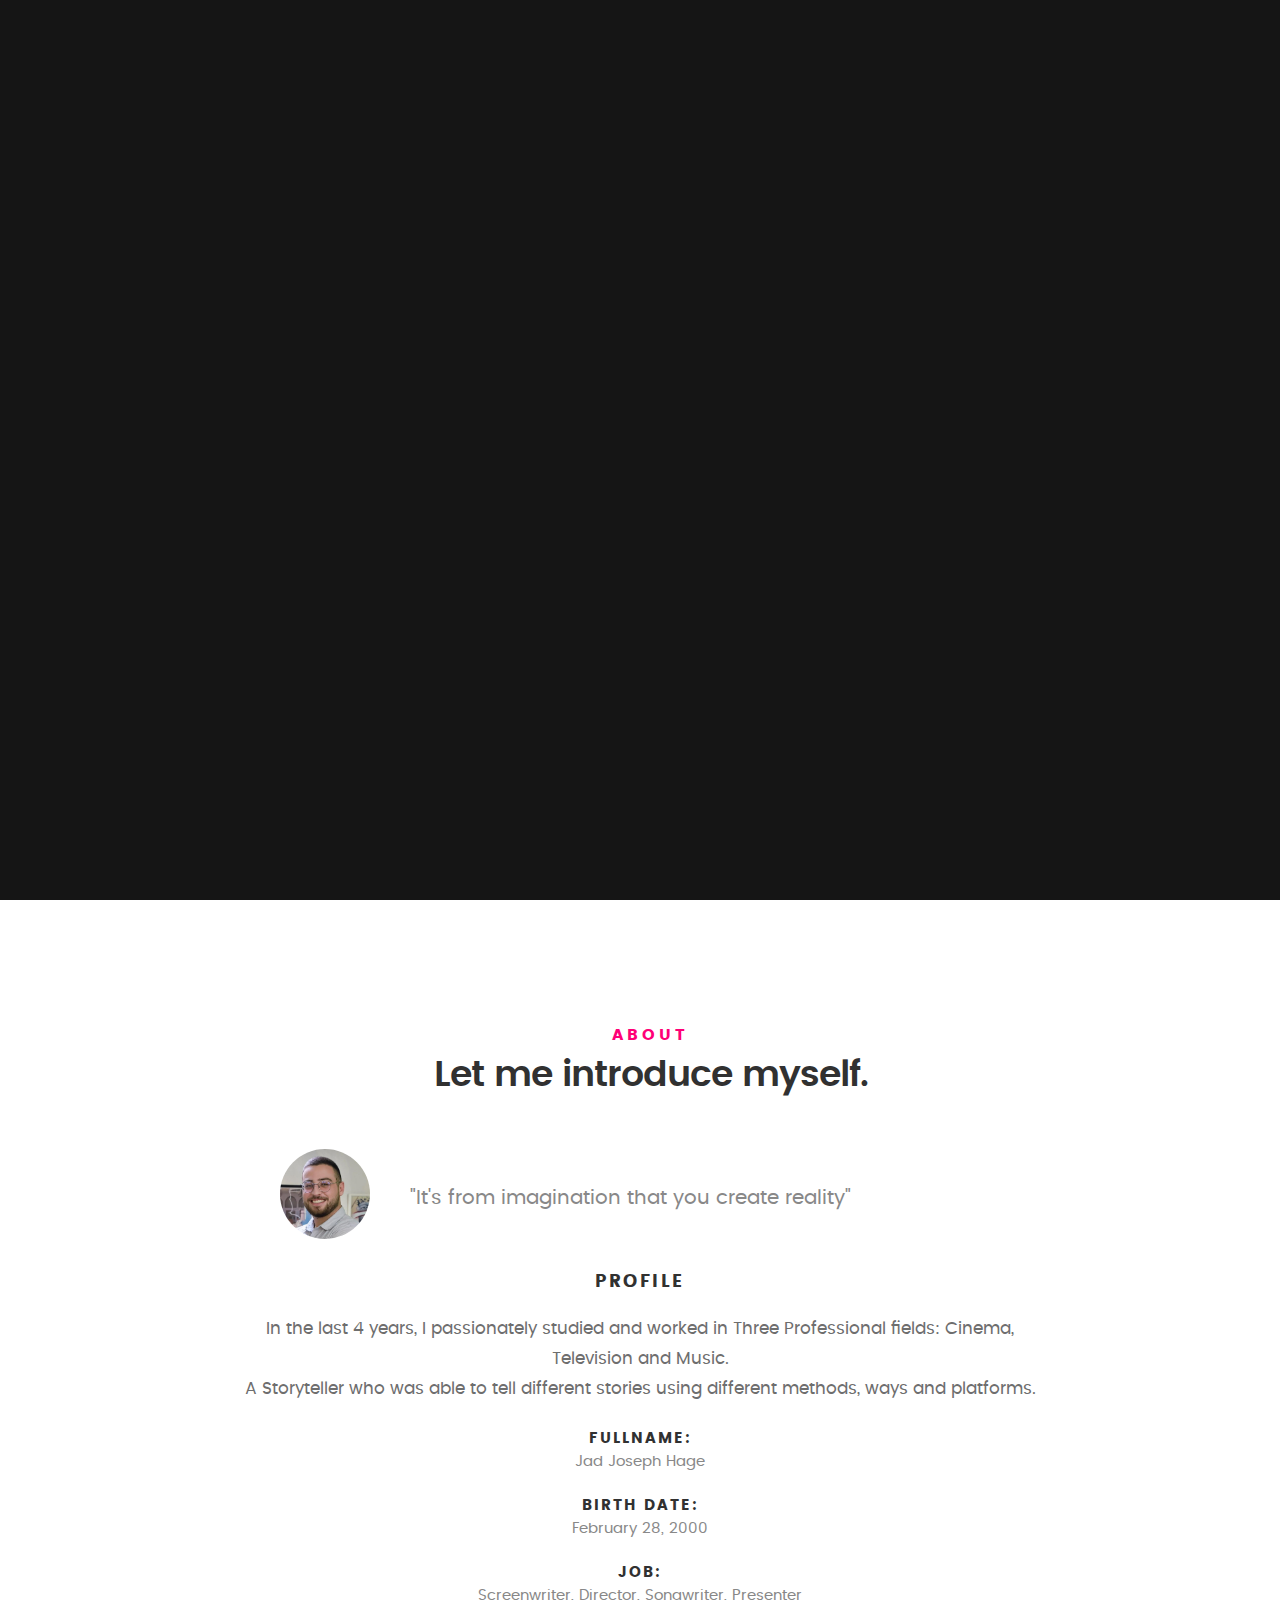
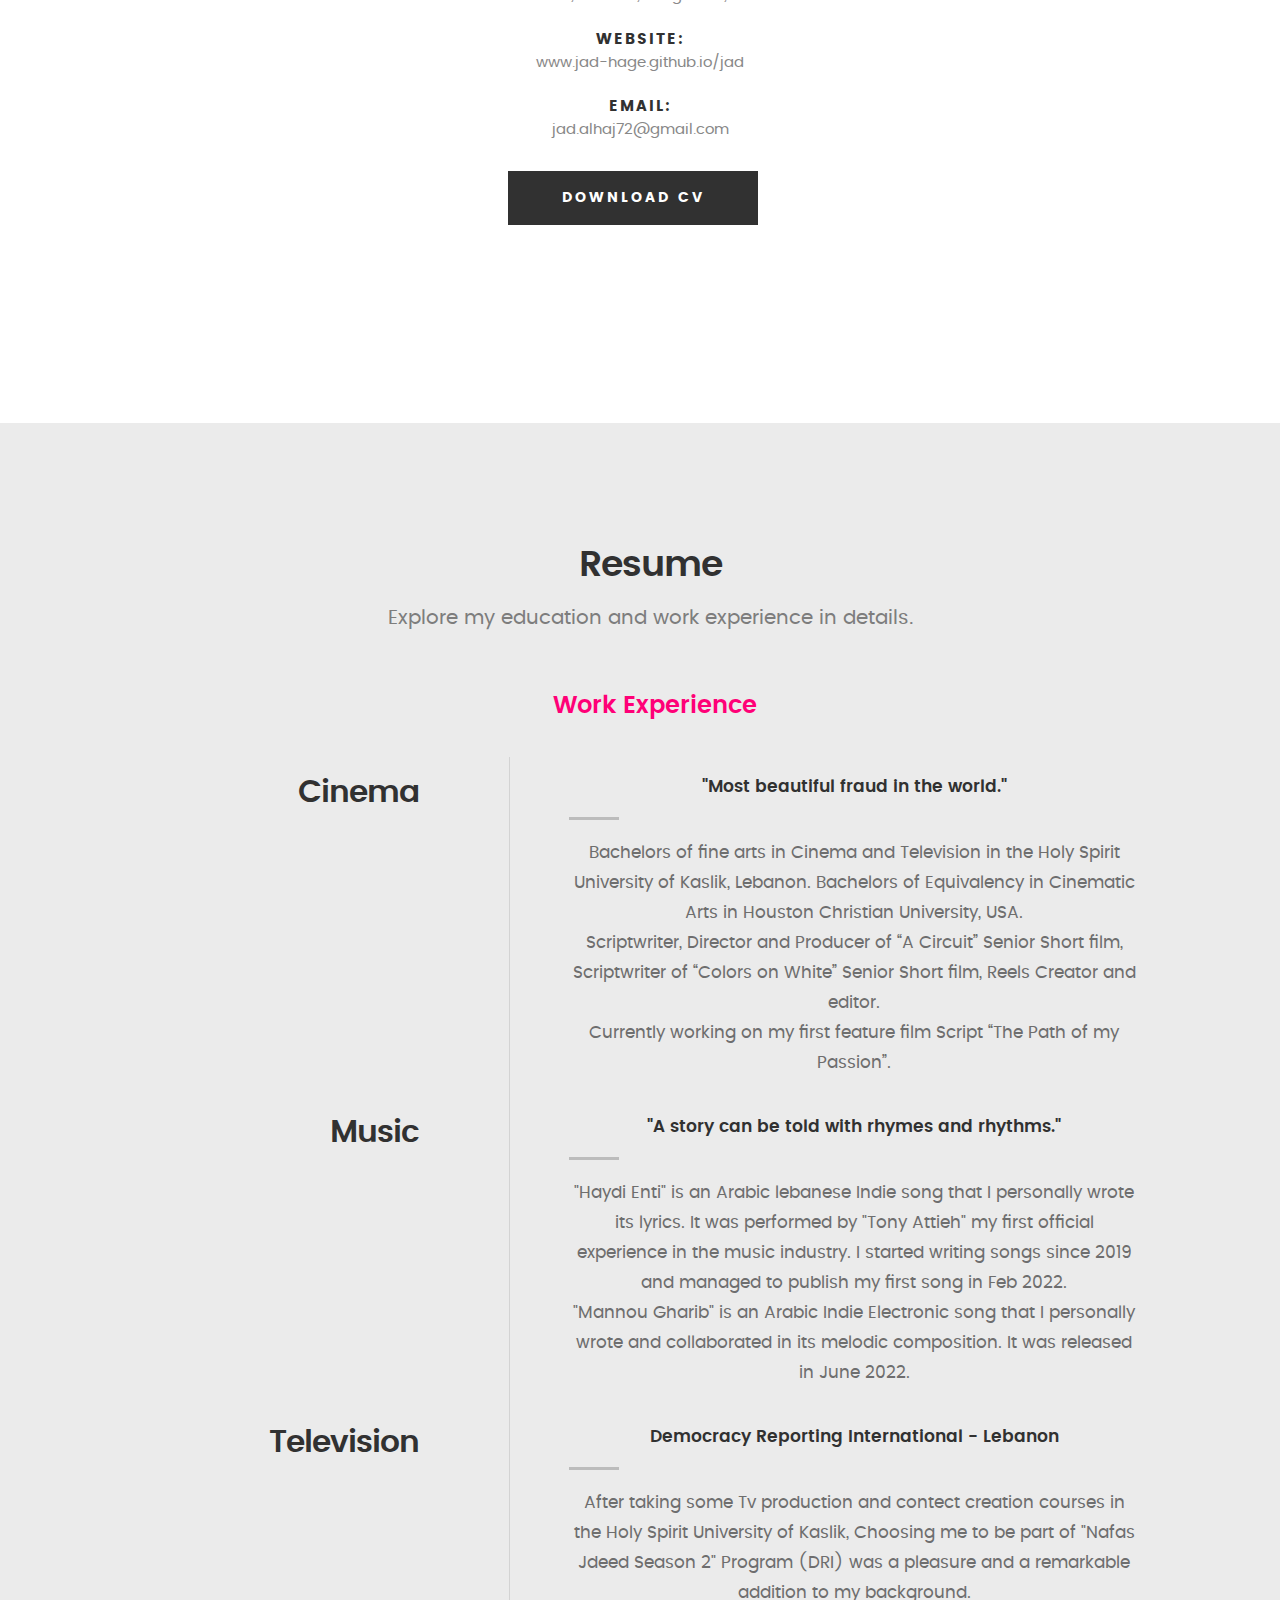
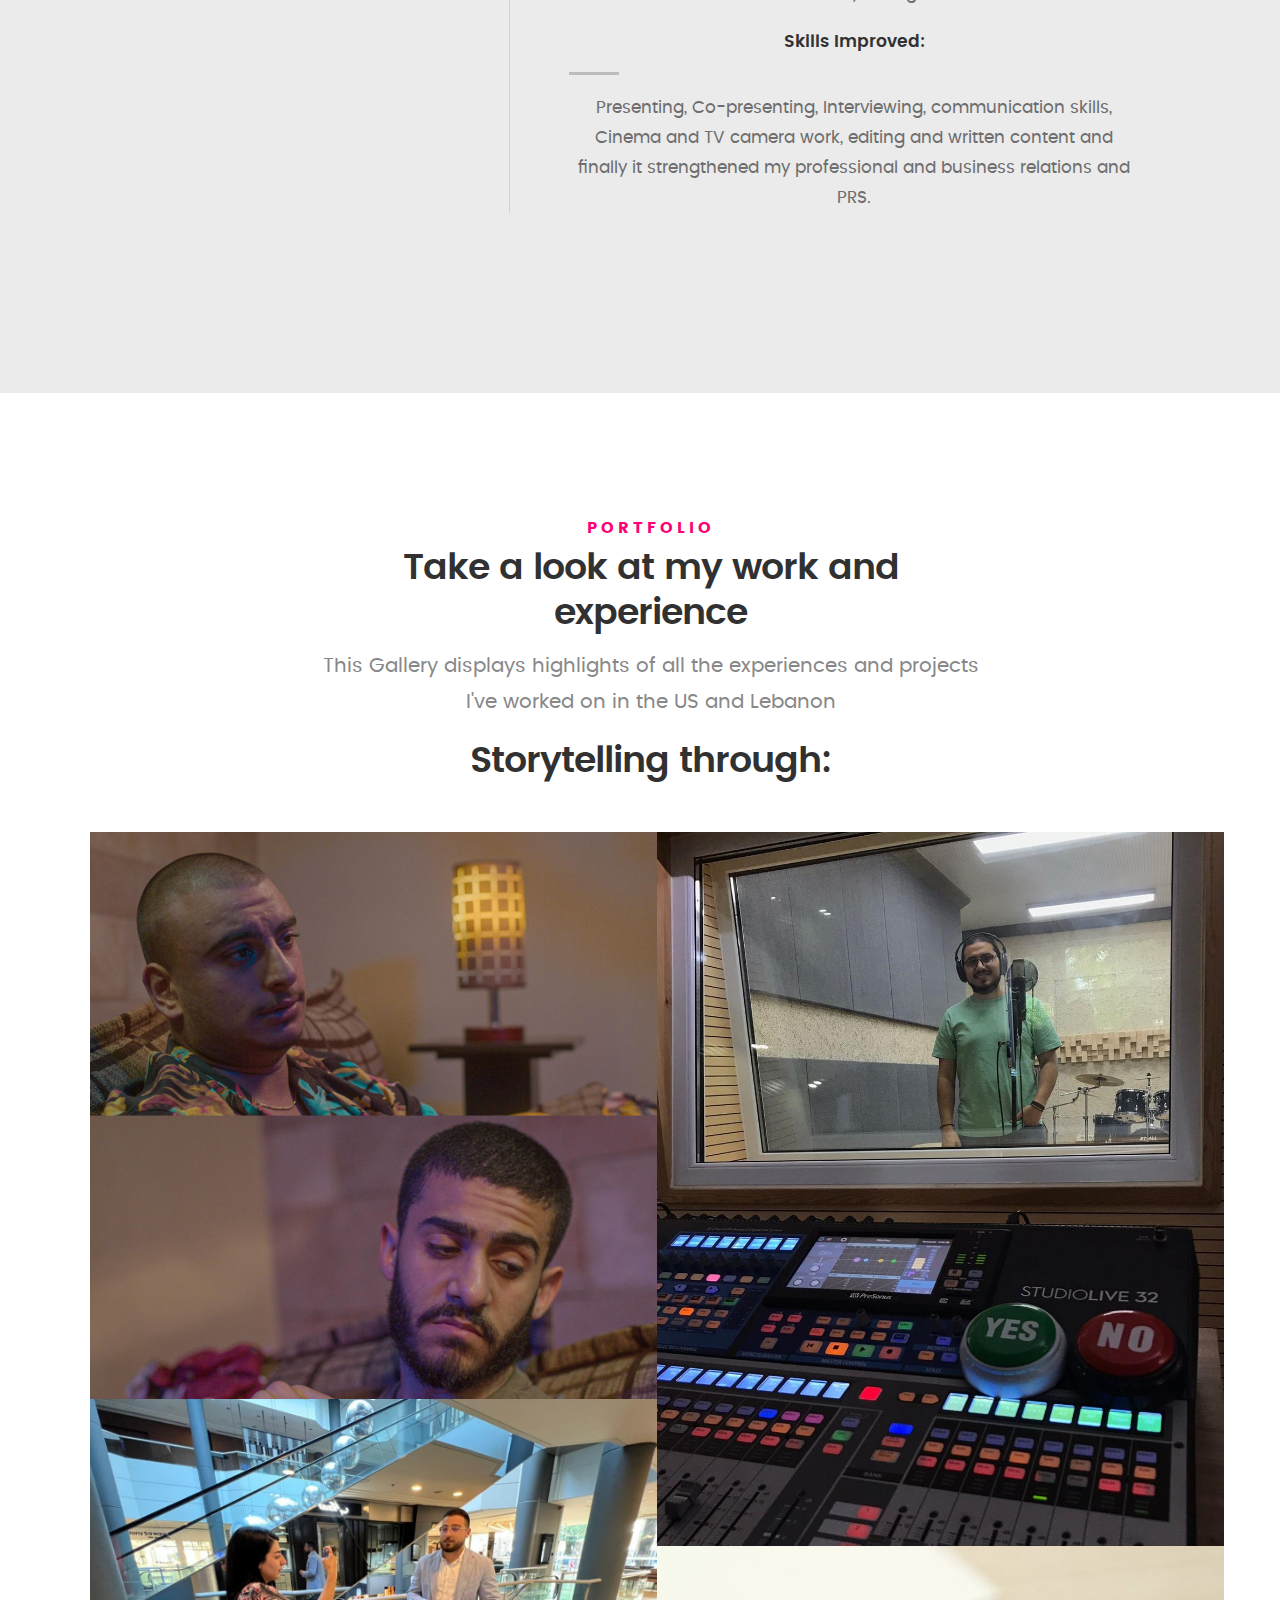
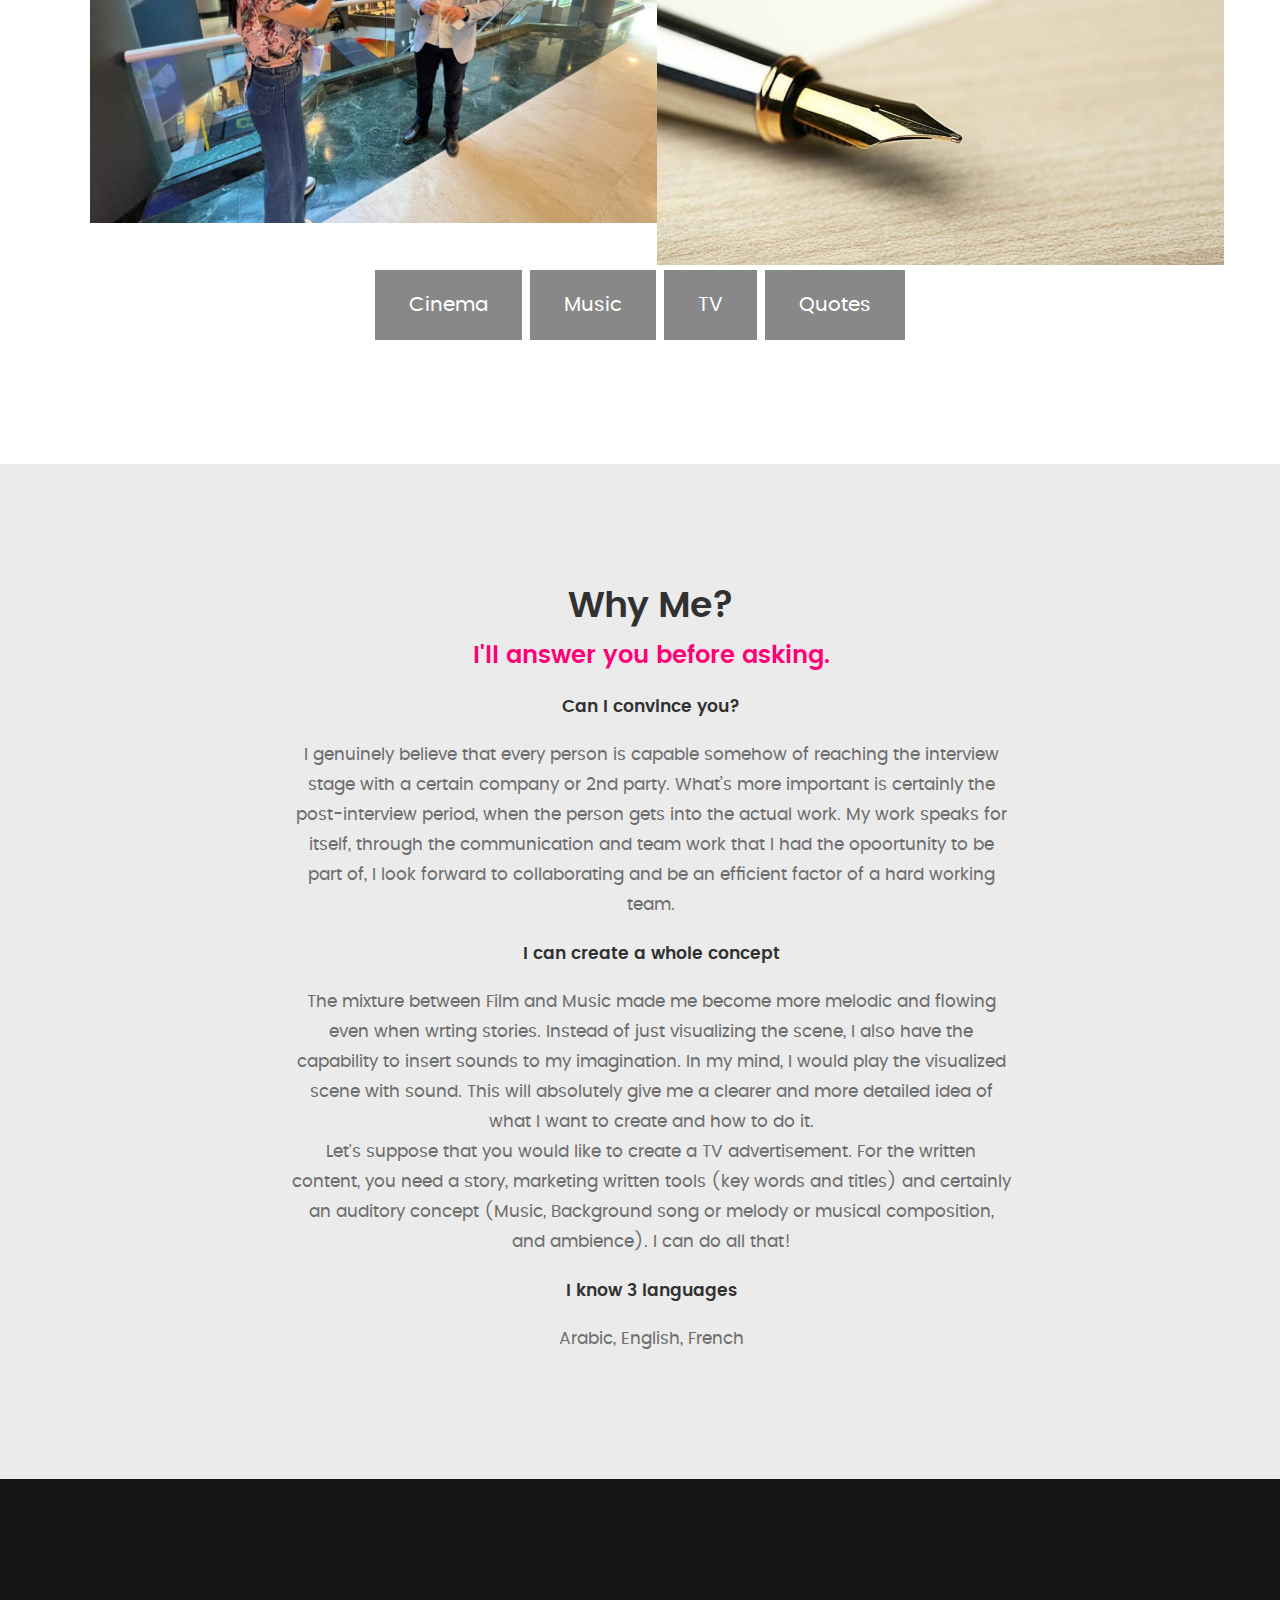
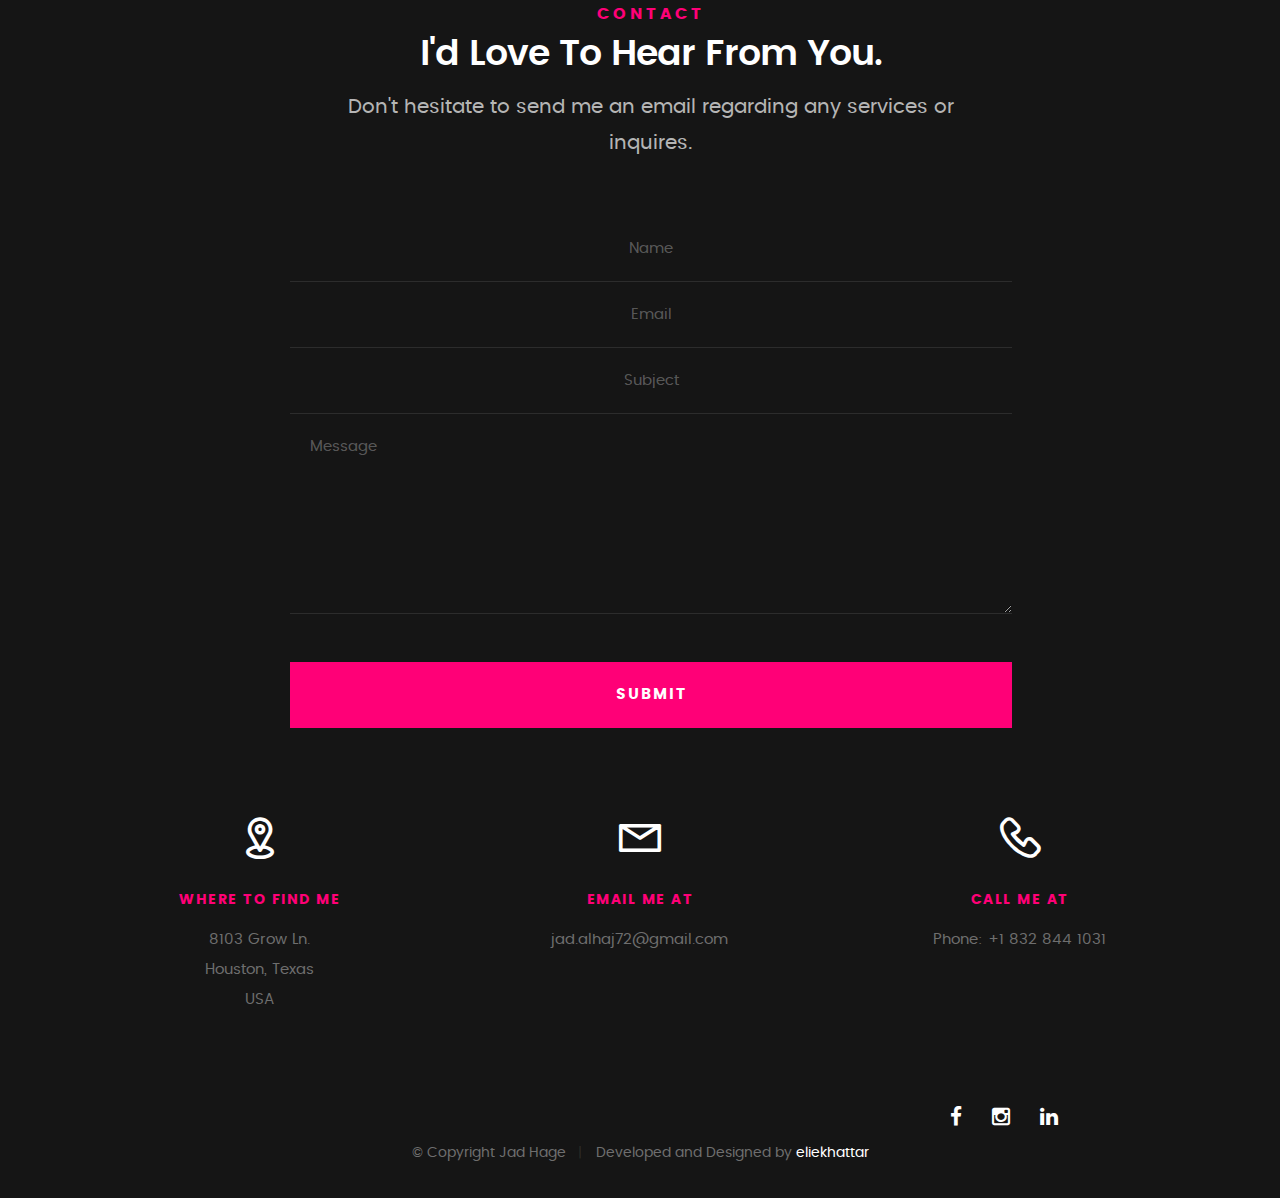
<file: index.html>
<!DOCTYPE html>
<!--[if IE 8 ]><html class="no-js oldie ie8" lang="en"> <![endif]-->
<!--[if IE 9 ]><html class="no-js oldie ie9" lang="en"> <![endif]-->
<!--[if (gte IE 9)|!(IE)]><!--><html class="no-js" lang="en"> <!--<![endif]-->
<head>

   <!--- basic page needs
   ================================================== -->
   <meta charset="utf-8">
	<title>Jad Hage</title>
	<meta name="description" content="">  
	<meta name="author" content="">

   <!-- mobile specific metas
   ================================================== -->
	<meta name="viewport" content="width=device-width, initial-scale=1, maximum-scale=1">

 	<!-- CSS
   ================================================== -->
   <link rel="stylesheet" href="css/base.css">  
   <link rel="stylesheet" href="css/main.css">
   <link rel="stylesheet" href="css/vendor.css">     

   <!-- script
   ================================================== -->   
	<script src="js/modernizr.js"></script>
	<script src="js/pace.min.js"></script>

   <!-- favicons
	================================================== -->
	<link rel="icon" type="image/png" href="jadgallery/favicon.png">

</head>

<body id="top">

	<!-- header 
   ================================================== -->
   <header>   	
   	<div class="row">

   		<div class="top-bar">
   			<a class="menu-toggle" href="#"><span>Menu</span></a>

	   		<div class="logo">
				Jad Hage
			</div>

		   	<nav id="main-nav-wrap">
					<ul class="main-navigation">
						<li class="current"><a class="smoothscroll"  href="#intro" title="">Home</a></li>
						<li><a class="smoothscroll"  href="#about" title="">About</a></li>
						<li><a class="smoothscroll"  href="#resume" title="">Resume</a></li>
						<li><a class="smoothscroll"  href="#portfolio" title="">Portfolio</a></li>		
						<li><a class="smoothscroll" href="#whyme" title="">Why Me?</a></li>			
						<li><a class="smoothscroll"  href="#contact" title="">Contact</a></li>				
					    
					</ul>
				</nav>    		
   		</div> <!-- /top-bar --> 
   		
   	</div> <!-- /row --> 		
   </header> <!-- /header -->

	<!-- intro section
   ================================================== -->
   <section id="intro">   

   	<div class="intro-overlay"></div>	

   	<div class="intro-content">
   		<div class="row">

   			<div class="col-twelve">

	   			<h5>Hello World!</h5>
	   			<h1>I'm Jad Hage</h1>
				<p style="
				font-size: 35px;
				font-family: 'poppins-bold', sans-serif;
				color: darkgrey;
				">Storyteller</p>
	   			<p class="intro-position">
	   				<span>Screenwriter / Director</span>
	   				<span>Songwriter / Presenter</span> 
	   			</p>

	   			<a class="button stroke smoothscroll" href="#about" title="">More About Me</a>

	   		</div>  
   			
   		</div>   		 		
   	</div> <!-- /intro-content --> 

   	<ul class="intro-social">        
         <li><a href="https://www.facebook.com/jad.elhajj.923"><i class="fa fa-facebook"></i></a></li>
         <!--<li><a href="#"><i class="fa fa-spotify"></i></a></li> -->
         <!--<li><a href="#"><i class="fa fa-twitter"></i></a></li> -->
         <!--<li><a href="#"><i class="fa fa-dribbble"></i></a></li> -->
         <li><a href="https://www.instagram.com/jad.hage__/"><i class="fa fa-instagram"></i></a></li>
		 <li><a href="https://www.linkedin.com/in/jad-hage-a66595244/?originalSubdomain=lb"><i class="fa fa-linkedin"></i></a></li>
      </ul> <!-- /intro-social -->      	

   </section> <!-- /intro -->


   <!-- about section
   ================================================== -->
   <section id="about">  

   	<div class="row section-intro">
   		<div class="col-twelve">

   			<h5>About</h5>
   			<h1>Let me introduce myself.</h1>

   			<div class="intro-info">

   				<img src="jadgallery/profile-pic.jpg" alt="Profile Picture">
				<br>

   				<p class="lead">"It's from imagination that you create reality"</p>
   			</div>   			

   		</div>   		
   	</div> <!-- /section-intro -->

   	<div class="row about-content">

   		<div class="col-six tab-full">

   			<h3>Profile</h3>
   			<p>In the last 4 years, I passionately studied and worked in Three Professional fields: Cinema, Television and Music.
			</br> A Storyteller who was able to tell different stories using different methods, ways and platforms.
			</p>

   			<ul class="info-list">
   				<li>
   					<strong>Fullname:</strong>
   					<span>Jad Joseph Hage</span>
   				</li>
   				<li>
   					<strong>Birth Date:</strong>
   					<span>February 28, 2000</span>
   				</li>
   				<li>
   					<strong>Job:</strong>
   					<span>Screenwriter, Director, Songwriter, Presenter</span>
   				</li>
   				<li>
   					<strong>Website:</strong>
   					<span>www.jad-hage.github.io/jad</span>
   				</li>
   				<li>
   					<strong>Email:</strong>
   					<span>jad.alhaj72@gmail.com</span>
   				</li>

   			</ul> <!-- /info-list -->

   		</div>

   		
   	<div class="row button-section">
   		<div class="col-twelve">
   			<a href="jadgallery/Jad El Hajj - Resume.pdf" title="Download CV" class="button button-primary" download>Download CV</a>
   		</div>   		
   	</div>

   </section> <!-- /process-->    


   <!-- resume Section
   ================================================== -->
	<section id="resume" class="grey-section">

		<div class="row section-intro">
   		<div class="col-twelve">

   			<h1>Resume</h1>
   			<!-- <h1>Why Me?</h1> -->

   			<p class="lead">Explore my education and work experience in details. </p>

   		</div>   		
   	</div> <!-- /section-intro--> 

   	<div class="row resume-timeline">

   		<div class="col-twelve resume-header">

   			<h2>Work Experience</h2>

   		</div> <!-- /resume-header -->

   		<div class="col-twelve">

   			<div class="timeline-wrap">

   				<div class="timeline-block">
                    <div class="timeline-header">
	   					<h1>Cinema</h1>
	   				</div>

	   				<div class="timeline-content">
	   					<h4>"Most beautiful fraud in the world."</h4>
	   					<p>
							Bachelors of fine arts in Cinema and Television in the Holy Spirit University of Kaslik, Lebanon.
							Bachelors of Equivalency in Cinematic Arts in Houston Christian University, USA.
							
							<br>Scriptwriter, Director and Producer of “A Circuit” Senior Short film, Scriptwriter of “Colors on White” Senior Short film, Reels Creator and editor. 
							
							<br>Currently working on my first feature film Script “The Path of my Passion”.	
						</p>
	   				</div>

	   			</div> <!-- /timeline-block -->

	   			<div class="timeline-block">

	   				<!-- <div class="timeline-ico">
	   					<i class="fa fa-graduation-cap"></i>
	   				</div> -->

	   				<div class="timeline-header">
	   					<h1>Music</h1>
	   					
	   				</div>

	   				<div class="timeline-content">
	   					<h4>"A story can be told with rhymes and rhythms."</h4>
	   					<p>"Haydi Enti" is an Arabic lebanese Indie song that I personally wrote its lyrics. It was performed by "Tony Attieh" my first official experience in the music industry. I started writing songs since 2019 and managed to publish my first song in Feb 2022.
							<br>"Mannou Gharib" is an Arabic Indie Electronic song that I personally wrote and collaborated in its melodic composition. It was released in June 2022.</p>
	   				</div>

	   			</div> <!-- /timeline-block -->

	   			<div class="timeline-block">
	   				<div class="timeline-header">
	   					<h1>Television</h1>
	   					
	   				</div>

	   				<div class="timeline-content">
	   					<h4>Democracy Reporting International - Lebanon</h4>
	   					<p>After taking some Tv production and contect creation courses in the Holy Spirit University of Kaslik, Choosing me to be part of "Nafas Jdeed Season 2" Program (DRI) was a pleasure and a remarkable addition to my background.</p>
						<h4>Skills Improved:</h4>
						<p>Presenting, Co-presenting, Interviewing, communication skills, Cinema and TV camera work, editing and written content and finally it strengthened my professional and business relations and PRS.</p>
	   				</div>

	   			</div> <!-- /timeline-block -->

   			</div> <!-- /timeline-wrap -->   			

   		</div> <!-- /col-twelve -->
   		
   	</div> <!-- /resume-timeline -->
   	
   	</section> <!-- /features -->


	<!-- Portfolio Section
   ================================================== -->
	<section id="portfolio">

		<div class="row section-intro">
   		<div class="col-twelve">

   			<h5>Portfolio</h5>
   			<h1>Take a look at my work and experience</h1>

   			<p class="lead">This Gallery displays highlights of all the experiences and projects I've worked on in the US and Lebanon</p>
			<h1>Storytelling through:</h1>

   		</div>   		
   	</div> <!-- /section-intro--> 

   	<div class="row portfolio-content">

   		<div class="col-twelve">

   			<!-- portfolio-wrapper -->
	         <div id="folio-wrapper" class="block-1-2 block-mob-full stack">

	         	<div class="bgrid folio-item">
	               <div class="item-wrap">
	               	<img src="jadgallery/circuit 1.jpeg" alt="cinema">
	                  <a href="#modal-01" class="overlay">	                  	           
	                     <div class="folio-item-table">
	                     	<div class="folio-item-cell">
		     					       <h3 class="folio-title">Cinema</h3>	     					    
		     					    	 <span class="folio-types">
		     					       	
		     					       </span>
		     					   </div>	                      	
	                     </div>                    
	                  </a>
	               </div>	               
	        		</div> <!-- /folio-item -->

	        		<div class="bgrid folio-item">
	               <div class="item-wrap">
	               	<img src="jadgallery/music2.jpg" alt="music">
	               	<a href="#modal-02" class="overlay">              		                  
	                     <div class="folio-item-table">
	                     	<div class="folio-item-cell">
	                     		<h3 class="folio-title">Music</h3>	     					    
		     					    	<span class="folio-types">
		     					       	  
		     					      </span>		     		
		     					   </div> 	                      	
	                     </div>                    
	                  </a>
	               </div>
	        		</div> <!-- /folio-item -->

	            <div class="bgrid folio-item">
	               <div class="item-wrap">
	               	<img src="jadgallery/dri5.jpeg"alt="TV">
	                  <a href="#modal-03" class="overlay">             		                  
	                     <div class="folio-item-table">
	                     	<div class="folio-item-cell">
	                     		<h3 class="folio-title">Television</h3>	     					    
		     					    	<span class="folio-types">
		     					       	 
		     					      </span>		     		
		     					   </div> 	                      	
	                     </div>                    
	                  </a>
	               </div>
	        		</div> <!-- /folio-item -->

					<div class="bgrid folio-item">
						<div class="item-wrap">
							<img src="jadgallery/quotes/folio.jpg"alt="TV">
						   <a href="#modal-04" class="overlay">             		                  
							  <div class="folio-item-table">
								  <div class="folio-item-cell">
									  <h3 class="folio-title">Quotes</h3>	     					    
											  <span class="folio-types">
												  
											</span>		     		
										 </div> 	                      	
							  </div>                    
						   </a>
						</div>
						 </div>
				
	            
	            <!-- modal popups - begin
	            ============================================================= -->
	            <div id="modal-01" class="popup-modal slider mfp-hide">	

				     	<div class="media">
				     		<img src="jadgallery/ecircuit3.jpeg" alt="" />
				     	</div>      	

					   <div class="description-box">
					      <h4>Cinema</h4>		      
					      <p>Scriptwriter, Director and Producer of “A Circuit” Senior Short film, Scriptwriter of “Colors on White” Senior Short film, Reels Creator and editor.</p>			               
					   </div>

			         <div class="link-box">
			            <a href="cinemag.html">Gallery</a>
					      <a href="#" class="popup-modal-dismiss">Close</a>
			         </div>		      

				   </div> <!-- /modal-01 -->

				   <div id="modal-02" class="popup-modal slider mfp-hide">	

				     	<div class="media">
				     		<img src="jadgallery/music1.jpg" alt="" />
				     	</div>      	

					   <div class="description-box">
					      <h4>Music</h4>		      
					      <p>- Official Lyricist of “Haydi Enti” 
							<br>- Official Lyricist of “Mannou Gharib” 
							<br>- Music Production Assistant in both.
						  </p>		               
					   </div>

			         <div class="link-box">
			            <a href="musicg.html">Gallery</a>
					      <a href="#" class="popup-modal-dismiss">Close</a>
			         </div>		      

				   </div> <!-- /modal-02 -->

				   <div id="modal-03" class="popup-modal slider mfp-hide">	

				     	<div class="media">
				     		<img src="jadgallery/dri7.jpeg" alt="" />
				     	</div>      	

					   <div class="description-box">
					      <h4>Television</h4>		      
					      <p>Selected as a part of DRI "Nafas Jdeed Season 2" team. Participated in interviews, social and political discussions and many VoxPop reports.
							<br>Content creator and presenter of "Catch the week", a Political/Sarcastic Talk Show which was published in 2021. </p>		               
					   </div>

			         <div class="link-box">
			            <a href="tvg.html">Gallery</a>
					      <a href="#" class="popup-modal-dismiss">Close</a>
			         </div>		      

				   </div> <!-- /modal-03 -->

				   <div id="modal-04" class="popup-modal slider mfp-hide">	

					<div class="media">
						<img src="jadgallery/quotes/eq (9).jpeg" alt="" />
					</div>      	

				  <div class="description-box">
					 <h4>Quotes</h4>		      
					 <p>The depth and complexity of a simple word</p>			               
				  </div>

				<div class="link-box">
				   <a href="quotes.html">Gallery</a>
					 <a href="#" class="popup-modal-dismiss">Close</a>
				</div>

			  </div> <!-- /modal-04 -->

				   <!-- modal popups - end
	            ============================================================= -->

	         </div> <!-- /portfolio-wrapper --> 

   		</div>  <!-- /twelve -->   

   	</div> <!-- /portfolio-content --> 
	   <center>
		<a href="cinemag.html" class="eksi">Cinema</a>
		<a href="musicg.html" class="eksi">Music</a>
		<a href="tvg.html" class="eksi">TV</a>
		<a href="quotes.html" class="eksi">Quotes</a>
	   </center>
	</section> <!-- /portfolio --> 


	<!-- CTA Section
   ================================================== -->
   <section id="whyme">
	<div class="row section-intro">
		<div class="col-twelve">

			<h1>Why Me?</h1>
			<!-- <h1>Why Me?</h1> -->
		</div>

		<div class="row resume-timeline">
			<div class="col-twelve resume-header">
				<h2>I'll answer you before asking.</h2>
			</div> <!-- /resume-header -->
 
			<div class="col-twelve">
 
				<div class="timeline-wrap">
 
					<div class="timeline-block">
 
						<div class="timeline-content">
							<h4>Can I convince you?</h4>
							<p>I genuinely believe that every person is capable somehow of reaching the interview stage with a certain company or 2nd party. 
								What’s more important is certainly the post-interview period, when the person gets into the actual work.
								My work speaks for itself, through the communication and team work that I had the opoortunity to be part of, I look forward to collaborating and be an efficient factor of a hard working team.</p>
						</div>
 
					</div> <!-- /timeline-block -->
					<div class="timeline-block">
 
						<div class="timeline-content">
							<h4>I can create a whole concept</h4>
							<p>The mixture between Film and Music made me become more melodic and flowing even when wrting stories. Instead of just visualizing the scene, I also have the capability to insert sounds to my imagination. In my mind, I would play the visualized scene with sound. This will absolutely give me a clearer and more detailed idea of what I want to create and how to do it. <br> Let's suppose that you would like to create a TV advertisement. For the written content, you need a story, marketing written tools (key words and titles) and certainly an auditory concept (Music, Background song or melody or musical composition, and ambience). I can do all that!</p>
						</div>
 
					</div> <!-- /timeline-block -->
					<div class="timeline-block">
 
						<div class="timeline-content">
							<h4>I know 3 languages</h4>
							<p>Arabic, English, French</p>
						</div>
 
					</div> <!-- /timeline-block -->
				</div> <!-- /timeline-wrap -->   			
 
			</div> <!-- /col-twelve -->
			
		</div> <!-- /resume-timeline -->  
   </section>

	
	<!-- services Section
   ================================================== -->
	

	
	
   <!-- contact
   ================================================== -->
	<section id="contact">

		<div class="row section-intro">
   		<div class="col-twelve">

   			<h5>Contact</h5>
   			<h1>I'd Love To Hear From You.</h1>

   			<p class="lead">Don't hesitate to send me an email regarding any services or inquires.</p>

   		</div> 
   	</div> <!-- /section-intro -->

   	<div class="row contact-form">

   		<div class="col-twelve">

            <!-- form -->
            <form name="contactForm" id="contactForm" method="post" action="sendEmail.php">
      			<fieldset>

                  <div class="form-field">
 						   <input name="contactName" type="text" id="contactName" placeholder="Name" value="" minlength="2" required="">
                  </div>
                  <div class="form-field">
	      			   <input name="contactEmail" type="email" id="contactEmail" placeholder="Email" value="" required="">
	               </div>
                  <div class="form-field">
	     				   <input name="contactSubject" type="text" id="contactSubject" placeholder="Subject" value="">
	               </div>                       
                  <div class="form-field">
	                 	<textarea name="contactMessage" id="contactMessage" placeholder="Message" rows="10" cols="50" required=""></textarea>
	               </div>                      
                 <div class="form-field">
                     <button class="submitform">Submit</button>
                     <div id="submit-loader">
                        <div class="text-loader">Sending...</div>                             
       				      <div class="s-loader">
								  	<div class="bounce1"></div>
								  	<div class="bounce2"></div>
								  	<div class="bounce3"></div>
								</div>
							</div>
                  </div>

      			</fieldset>
      		</form> <!-- Form End -->

            <!-- contact-warning -->
            <div id="message-warning">            	
            </div>            
            <!-- contact-success -->
      		<div id="message-success">
               <i class="fa fa-check"></i>Your message was sent, thank you!<br>
      		</div>

         </div> <!-- /col-twelve -->
   		
   	</div> <!-- /contact-form -->

   	<div class="row contact-info">

   		<div class="col-four tab-full">

   			<div class="icon">
   				<i class="icon-pin"></i>
   			</div>

   			<h5>Where to find me</h5>

   			<p>
			8103 Grow Ln. <br>
            Houston, Texas <br>
			USA
            </p>

   		</div>

   		<div class="col-four tab-full collapse">

   			<div class="icon">
   				<i class="icon-mail"></i>
   			</div>

   			<h5>Email Me At</h5>

   			<p>jad.alhaj72@gmail.com			     
			   </p>

   		</div>

   		<div class="col-four tab-full">

   			<div class="icon">
   				<i class="icon-phone"></i>
   			</div>

   			<h5>Call Me At</h5>

   			<p> Phone: +1 832 844 1031
   		</div>
   		
   	</div> <!-- /contact-info -->
		
	</section> <!-- /contact -->


   <!-- footer
   ================================================== -->

   <footer>
     	<div class="row">

     		<div class="col-six tab-full pull-right social">

     			<ul class="footer-social">        
			      <li><a href="https://www.facebook.com/jad.elhajj.923"><i class="fa fa-facebook"></i></a></li>
			      <!--<li><a href="#"><i class="fa fa-behance"></i></a></li> -->
			      <!--<li><a href="#"><i class="fa fa-twitter"></i></a></li> -->
			      <!-- <li><a href="#"><i class="fa fa-dribbble"></i></a></li> -->
			      <li><a href="https://www.instagram.com/jad.hage__"><i class="fa fa-instagram"></i></a></li>
				  <li><a href="https://www.linkedin.com/in/jad-hage-a66595244/?originalSubdomain=lb"><i class="fa fa-linkedin"></i></a></li>
			   </ul> 
	      		
	      </div>

      	<div class="col-six tab-full">
	      	<div class="copyright">
		        	<span>© Copyright Jad Hage</span> 
		        	<span>Developed and Designed by <a href="http://www.eliekhattar.github.io/">eliekhattar</a></span>	         	
		         </div>		                  
	      	</div>
	      	<div id="go-top">
		         <a class="smoothscroll" title="Back to Top" href="#top"><i class="fa fa-long-arrow-up"></i></a>
		      </div>

      	</div> <!-- /row -->     	
   </footer>  

   <div id="preloader"> 
    	<div id="loader"></div>
   </div> 

   <!-- Java Script
   ================================================== --> 
   <script src="js/jquery-2.1.3.min.js"></script>
   <script src="js/plugins.js"></script>
   <script src="js/main.js"></script>

</body>

</html>
</file>
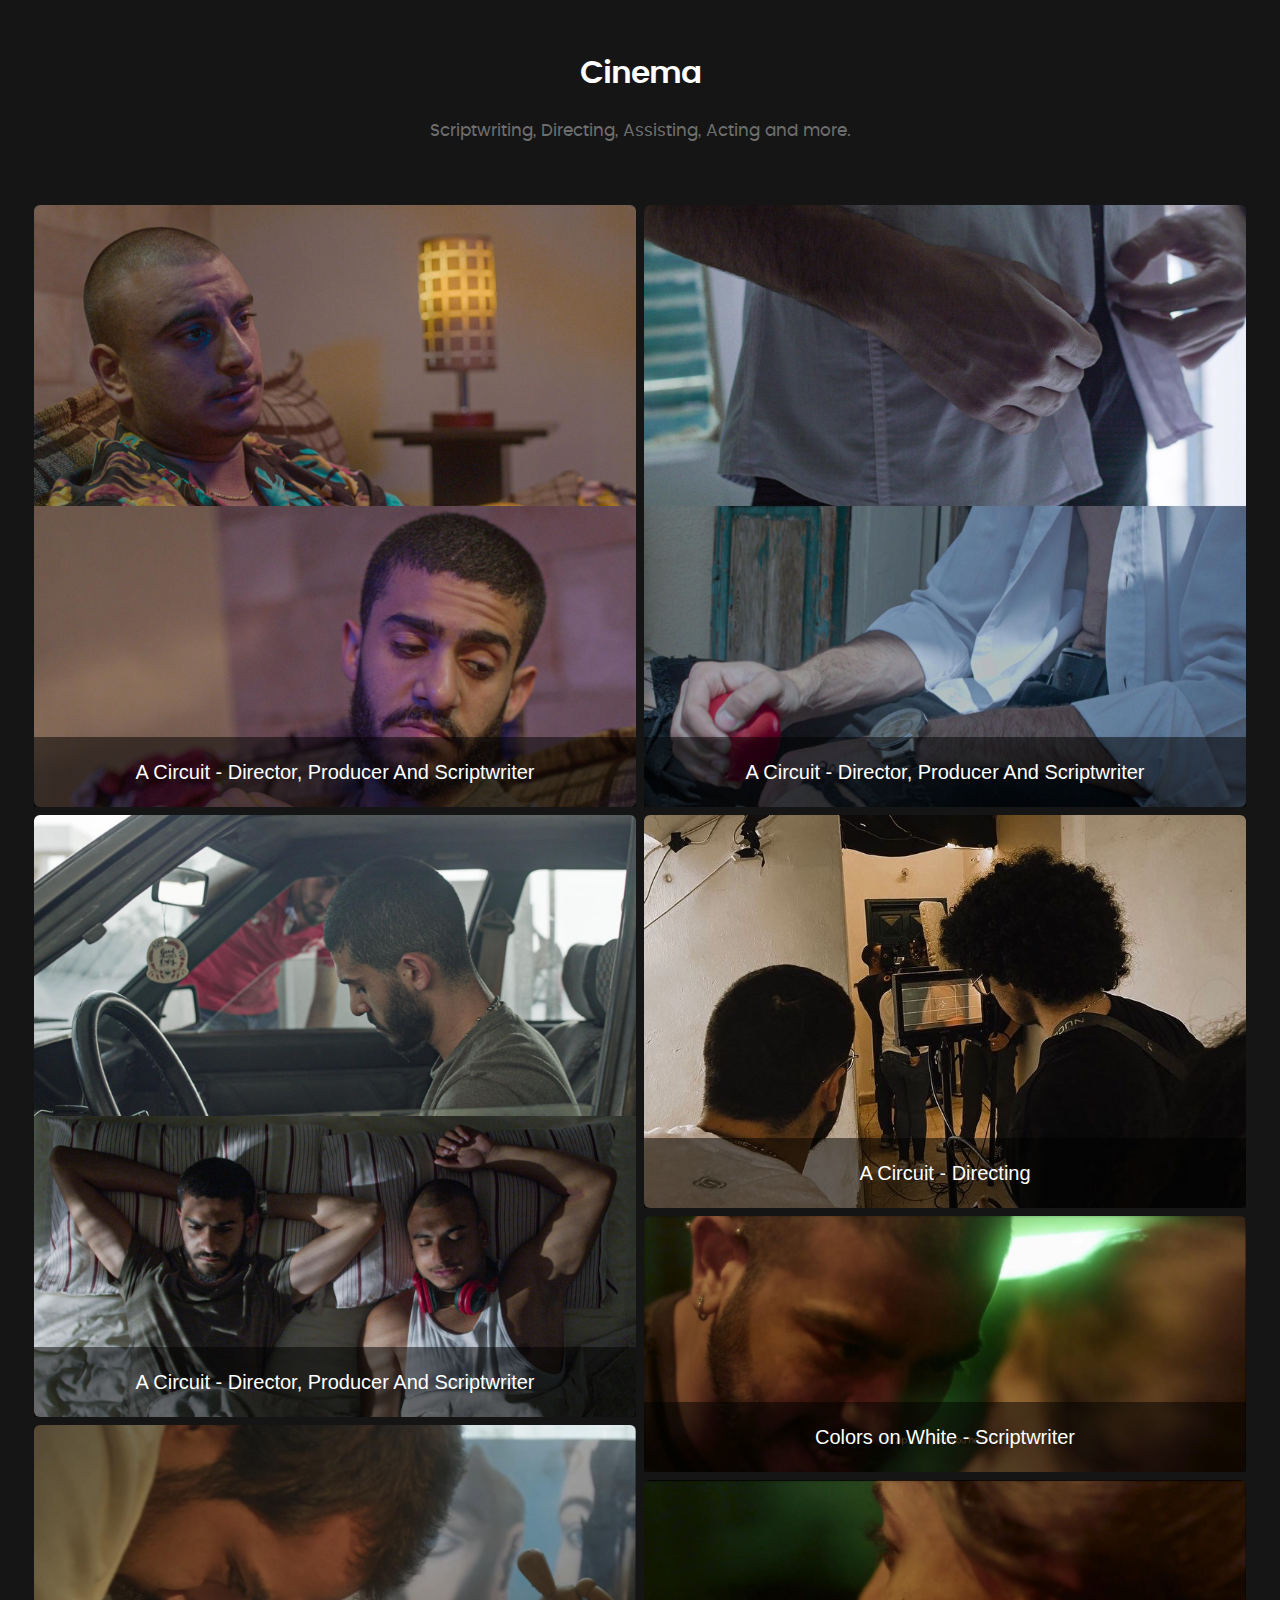
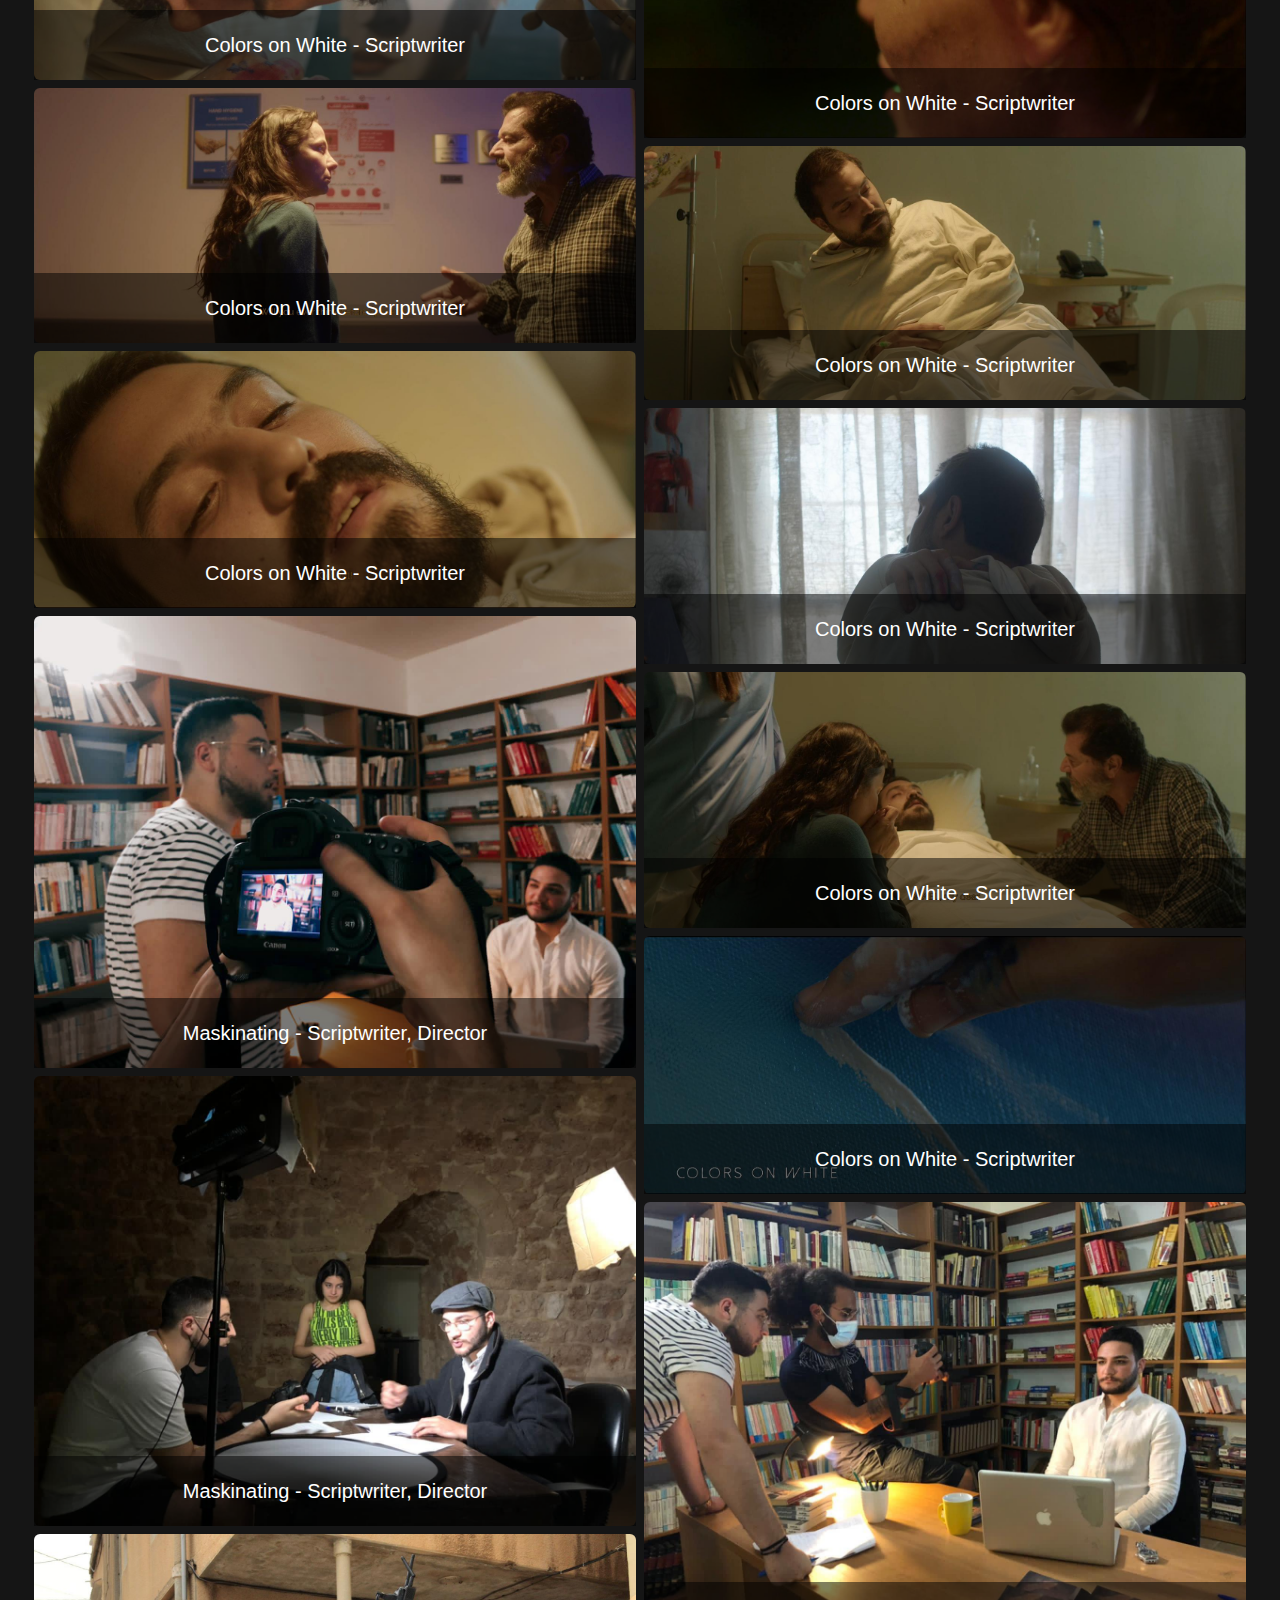
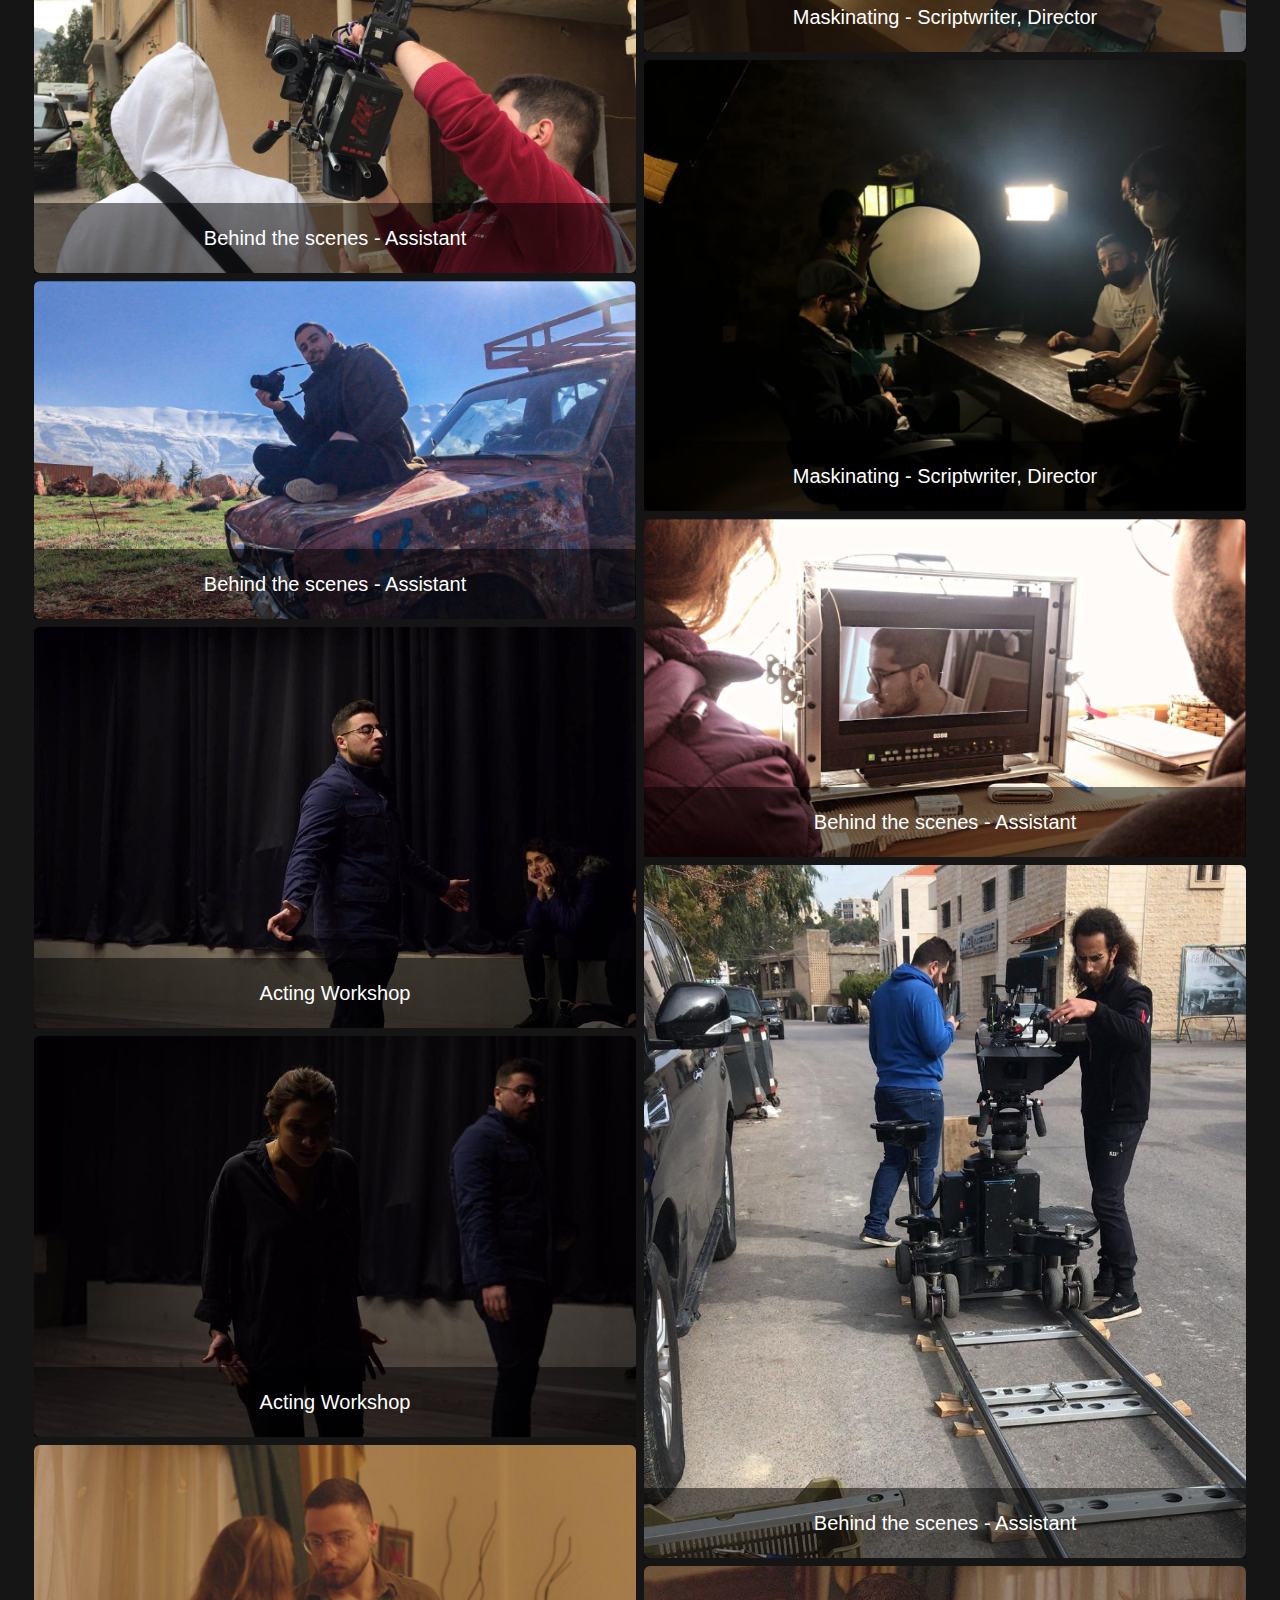
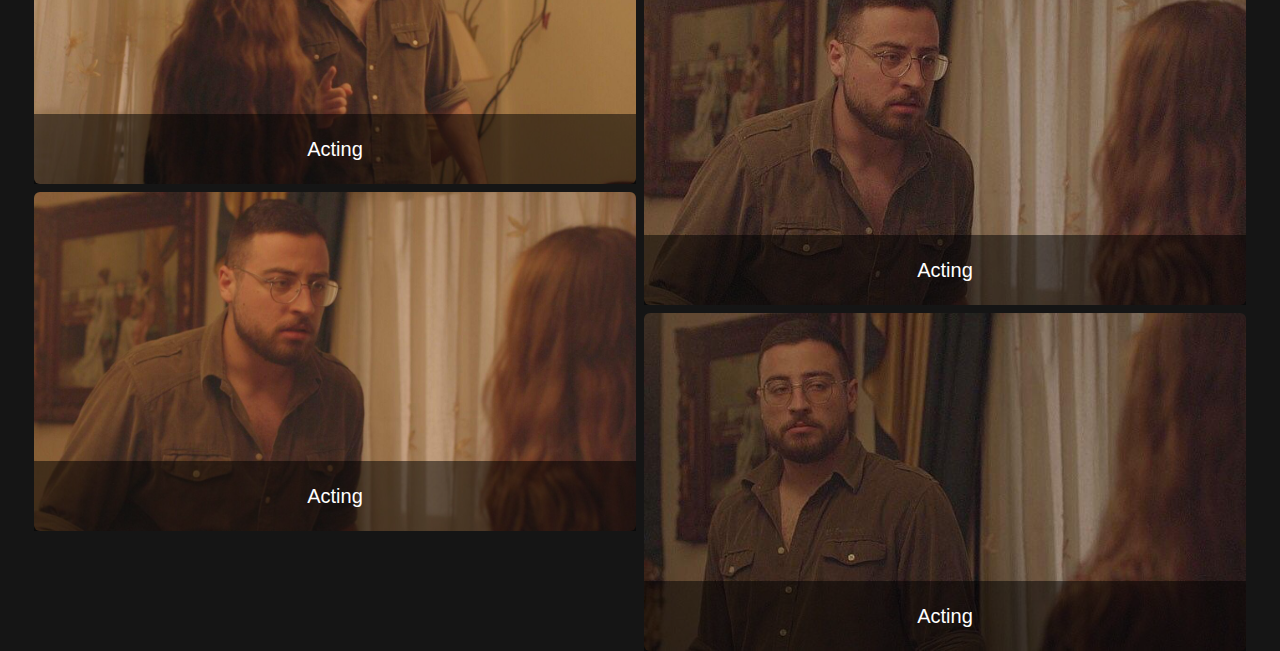
<file: cinemag.html>
<!DOCTYPE html>
<!--[if IE 8 ]><html class="no-js oldie ie8" lang="en"> <![endif]-->
<!--[if IE 9 ]><html class="no-js oldie ie9" lang="en"> <![endif]-->
<!--[if (gte IE 9)|!(IE)]><!--><html class="no-js" lang="en"> <!--<![endif]-->
<head>

   <!--- basic page needs
   ================================================== -->
   <meta charset="utf-8">
	<title>Jad Hage</title>
	<meta name="description" content="">  
	<meta name="author" content="">

   <!-- mobile specific metas
   ================================================== -->
	<meta name="viewport" content="width=device-width, initial-scale=1, maximum-scale=1">
   <!-- favicons
	================================================== -->
	<link rel="icon" type="image/png" href="favicon.png">

    
    <link rel="stylesheet" href="css/main.css">
    <link rel="stylesheet" href="css/vendor.css">     
   
    <style>
        * {
          box-sizing: border-box;
        }
        
        body {
          margin: 0;
          font-family: Arial;
        }
        
        .header {
          text-align: center;
          padding: 32px;
        }
        
        .row {
          display: -ms-flexbox; /* IE10 */
          display: flex;
          -ms-flex-wrap: wrap; /* IE10 */
          flex-wrap: wrap;
          padding: 0 30px;
        }
        
        /* Create four equal columns that sits next to each other */
        .column {
          -ms-flex: 50%; /* IE10 */
          flex: 50%;
          max-width: 50%;
          padding: 0 4px;
        }
        
        .column img {
          margin-top: 8px;
          vertical-align: middle;
          width: 100%;
          border-radius: 6px;
        }
        
        /* Responsive layout - makes a two column-layout instead of four columns */
        @media screen and (max-width: 800px) {
          .column {
            -ms-flex: 50%;
            flex: 50%;
            max-width: 50%;
          }
        }
        
        /* Responsive layout - makes the two columns stack on top of each other instead of next to each other */
        @media screen and (max-width: 600px) {
          .column {
            -ms-flex: 100%;
            flex: 100%;
            max-width: 100%;
          }
        }

        h1{
            color: white;
        }
        .container {
  position: relative;
  width: auto;
}

/* Make the image to responsive */
.image {
  display: block;
  width: 100%;
  height: auto;
}

/* The overlay effect - lays on top of the container and over the image */
.overlay {
  position: absolute;
  bottom: 0;
  background: rgb(0, 0, 0);
  background: rgba(0, 0, 0, 0.5); /* Black see-through */
  color: #f1f1f1;
  width: 100%;
  transition: .5s ease;
  opacity:0;
  color: white;
  font-size: 20px;
  padding: 20px;
  text-align: center;
  opacity: 1;
}
  </style>
</head>


<body>

<!-- Header -->
<div class="header">
  <h1>Cinema</h1>
  <p>Scriptwriting, Directing, Assisting, Acting and more.</p>
</div>

<!-- Photo Grid -->
<div class="row"> 
  <div class="column">

    <div class="container">
      <img src="jadgallery/circuit 1.jpeg" alt="cinema" class="image">
      <div class="overlay">A Circuit - Director, Producer And Scriptwriter</div>
    </div>
   <div class="container">
    <img src="jadgallery/circuit 3.jpeg" alt="cinema" class="image">
    <div class="overlay">A Circuit - Director, Producer And Scriptwriter</div>
   </div>
    <div class="container">
      <img src="jadgallery/shot8.jpeg" alt="cinema" class="image">
      <div class="overlay">Colors on White - Scriptwriter</div>
    </div>
    <div class="container">
      <img src="jadgallery/shot10.jpeg" alt="cinema" class="image">
      <div class="overlay">Colors on White - Scriptwriter</div>
    </div>
    <div class="container">
      <img src="jadgallery/shot12.jpeg" alt="cinema" class="image">
      <div class="overlay">Colors on White - Scriptwriter</div>
    </div>
    <div class="container">
      <img src="jadgallery/bts7.jpg" alt="cinema" class="image">
      <div class="overlay">Maskinating - Scriptwriter, Director</div>
    </div>
    <div class="container">
      <img src="jadgallery/bts9.jpeg" alt="cinema" class="image">
      <div class="overlay">Maskinating - Scriptwriter, Director</div>
    </div>
    <div class="container">
      <img src="jadgallery/bts1.jpg" alt="cinema" class="image">
      <div class="overlay">Behind the scenes - Assistant</div>
    </div>
    <div class="container">
      <img src="jadgallery/bts3.jpg" alt="cinema" class="image">
      <div class="overlay">Behind the scenes - Assistant</div>
    </div>
    <div class="container">
      <img src="jadgallery/bts5.jpg" alt="cinema" class="image">
      <div class="overlay">Acting Workshop</div>
    </div>
    <div class="container">
      <img src="jadgallery/bts6.jpg" alt="cinema" class="image">
      <div class="overlay">Acting Workshop</div>
    </div> 
    <div class="container">
      <img src="jadgallery/shot1.jpg" alt="cinema" class="image">
      <div class="overlay">Acting</div>
    </div> 
    <div class="container">
      <img src="jadgallery/shot2.jpg" alt="cinema" class="image">
      <div class="overlay">Acting</div>
    </div> 
  </div>
  <!-- ================================================= -->
  <div class="column">
    <div class="container">
      <img src="jadgallery/circuit 2.jpeg" alt="cinema" class="image">
      <div class="overlay">A Circuit - Director, Producer And Scriptwriter</div>
    </div>
    <div class="container">
      <img src="jadgallery/circuit 4.jpeg" alt="cinema" class="image">
      <div class="overlay">A Circuit - Directing</div>
    </div>      
    <div class="container">
      <img src="jadgallery/shot5.jpg" alt="cinema" class="image">
      <div class="overlay">Colors on White - Scriptwriter</div>
    </div>    
    <div class="container">
      <img src="jadgallery/shot6.jpg" alt="cinema" class="image">
      <div class="overlay">Colors on White - Scriptwriter</div>
    </div>
    <div class="container">
      <img src="jadgallery/shot7.jpg" alt="cinema" class="image">
      <div class="overlay">Colors on White - Scriptwriter</div>
    </div>
    <div class="container">
      <img src="jadgallery/shot9.jpeg" alt="cinema" class="image">
      <div class="overlay">Colors on White - Scriptwriter</div>
    </div>
     <div class="container">
      <img src="jadgallery/shot11.jpeg" alt="cinema" class="image">
      <div class="overlay">Colors on White - Scriptwriter</div>
    </div>
    <div class="container">
      <img src="jadgallery/photo1.jpg" alt="cinema" class="image">
      <div class="overlay">Colors on White - Scriptwriter</div>
    </div>
    <div class="container">
      <img src="jadgallery/bts8.jpeg" alt="cinema" class="image">
      <div class="overlay">Maskinating - Scriptwriter, Director</div>
    </div>
    <div class="container">
      <img src="jadgallery/bts10.jpeg" alt="cinema" class="image">
      <div class="overlay">Maskinating - Scriptwriter, Director</div>
    </div>
    <div class="container">
      <img src="jadgallery/bts2.jpg" alt="cinema" class="image">
      <div class="overlay">Behind the scenes - Assistant</div>
    </div>
    <div class="container">
      <img src="jadgallery/bts4.jpg" alt="cinema" class="image">
      <div class="overlay">Behind the scenes - Assistant</div>
    </div>
    <div class="container">
      <img src="jadgallery/shot3.jpg" alt="cinema" class="image">
      <div class="overlay">Acting</div>
    </div> 
    <div class="container">
      <img src="jadgallery/shot4.jpg" alt="cinema" class="image">
      <div class="overlay">Acting</div>
    </div> 
    </div>


</div>

</body>
</html>
</file>
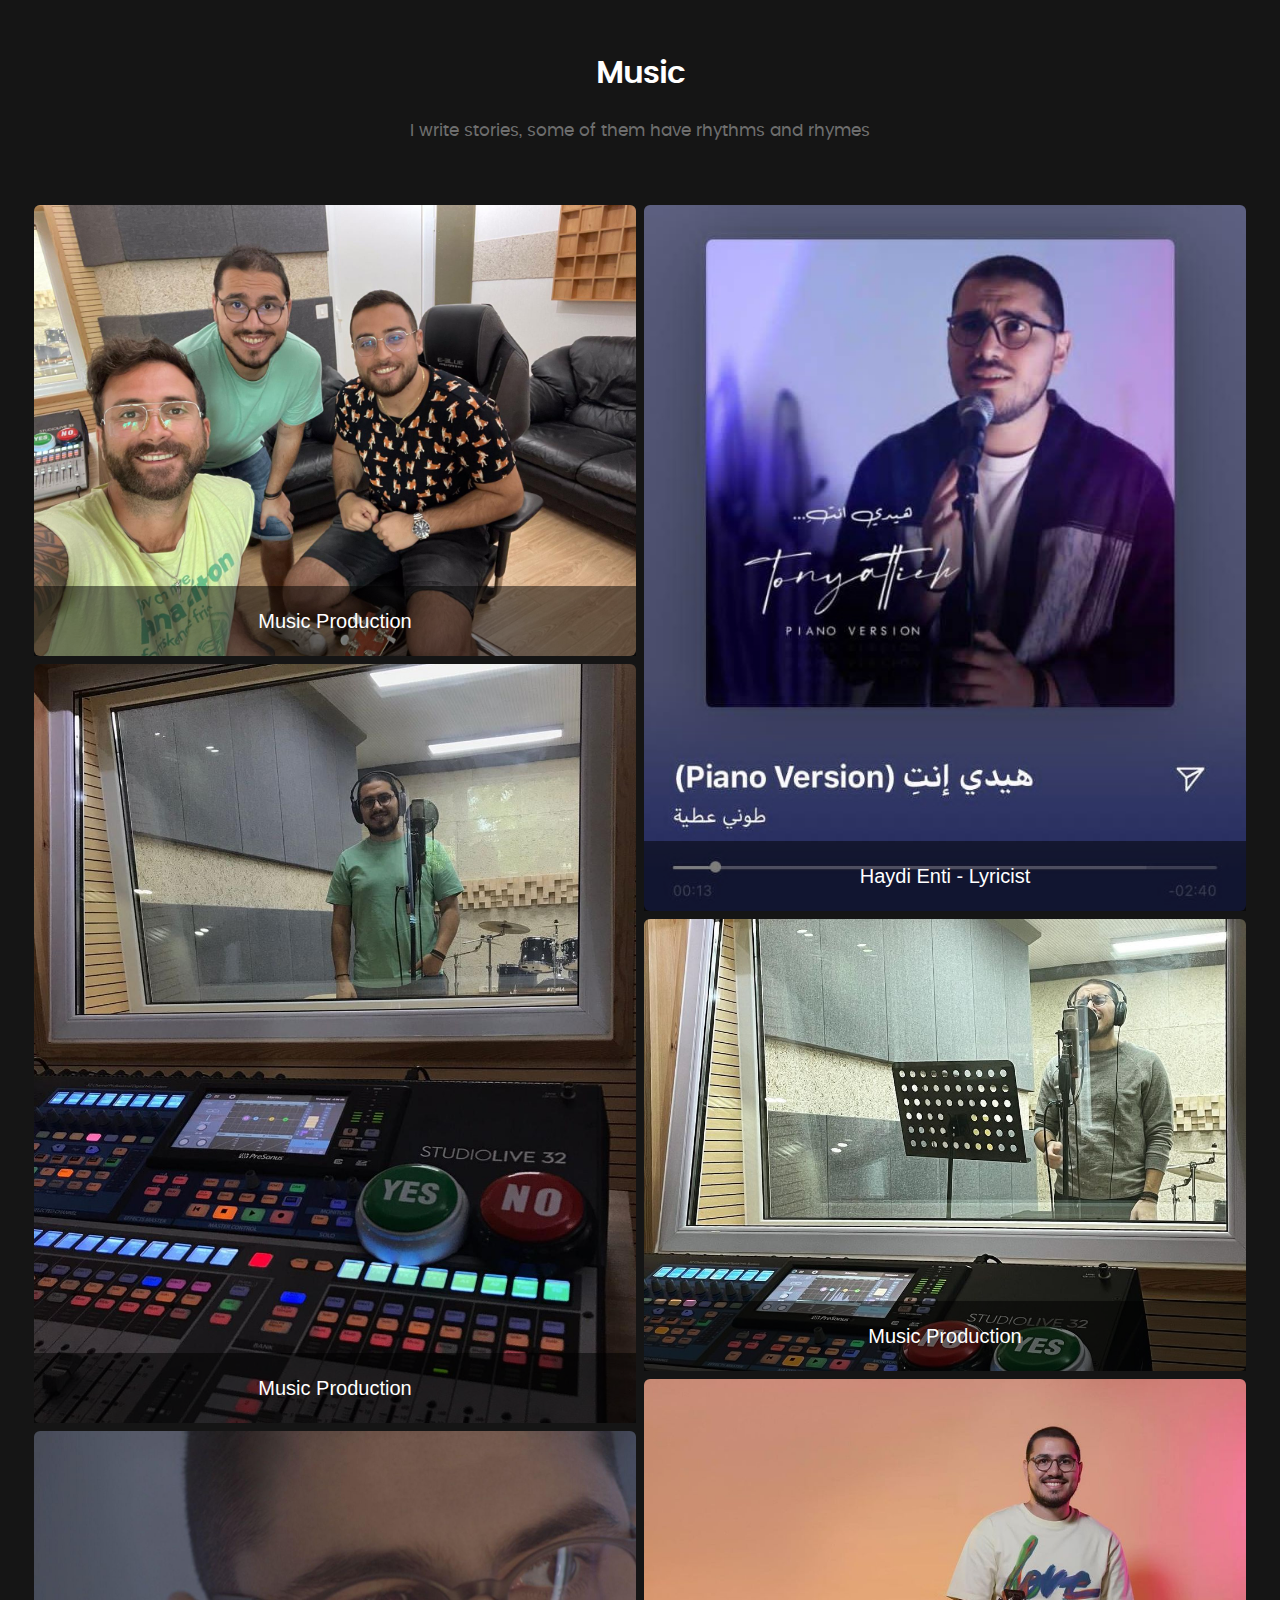
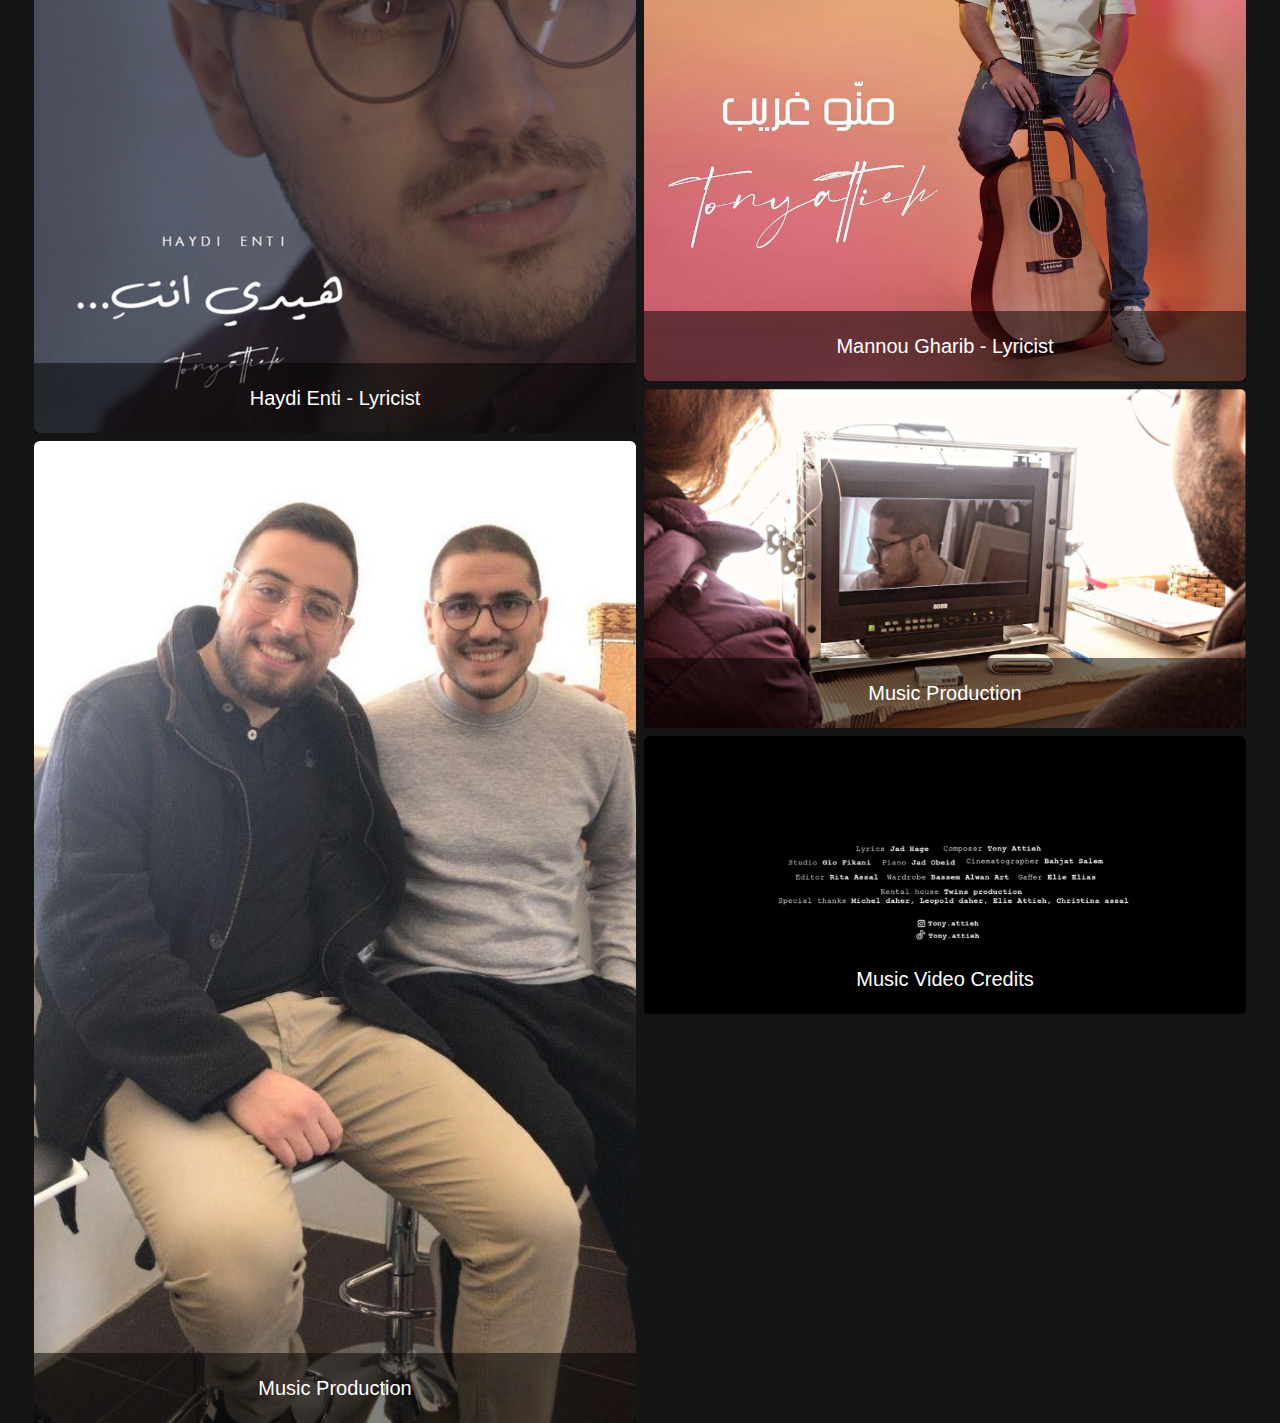
<file: musicg.html>
<!DOCTYPE html>
<!--[if IE 8 ]><html class="no-js oldie ie8" lang="en"> <![endif]-->
<!--[if IE 9 ]><html class="no-js oldie ie9" lang="en"> <![endif]-->
<!--[if (gte IE 9)|!(IE)]><!--><html class="no-js" lang="en"> <!--<![endif]-->
<head>

   <!--- basic page needs
   ================================================== -->
   <meta charset="utf-8">
	<title>Jad Hage</title>
	<meta name="description" content="">  
	<meta name="author" content="">

   <!-- mobile specific metas
   ================================================== -->
	<meta name="viewport" content="width=device-width, initial-scale=1, maximum-scale=1">
   <!-- favicons
	================================================== -->
	<link rel="icon" type="image/png" href="favicon.png">

    
    <link rel="stylesheet" href="css/main.css">
    <link rel="stylesheet" href="css/vendor.css">     
   
    <style>
        * {
          box-sizing: border-box;
        }
        
        body {
          margin: 0;
          font-family: Arial;
        }
        
        .header {
          text-align: center;
          padding: 32px;
        }
        
        .row {
          display: -ms-flexbox; /* IE10 */
          display: flex;
          -ms-flex-wrap: wrap; /* IE10 */
          flex-wrap: wrap;
          padding: 0 30px;
        }
        
        /* Create four equal columns that sits next to each other */
        .column {
          -ms-flex: 50%; /* IE10 */
          flex: 50%;
          max-width: 50%;
          padding: 0 4px;
        }
        
        .column img {
          margin-top: 8px;
          vertical-align: middle;
          width: 100%;
          border-radius: 6px;
        }
        
        /* Responsive layout - makes a two column-layout instead of four columns */
        @media screen and (max-width: 800px) {
          .column {
            -ms-flex: 50%;
            flex: 50%;
            max-width: 50%;
          }
        }
        
        /* Responsive layout - makes the two columns stack on top of each other instead of next to each other */
        @media screen and (max-width: 600px) {
          .column {
            -ms-flex: 100%;
            flex: 100%;
            max-width: 100%;
          }
        }

        h1{
            color: white;
        }
        .container {
  position: relative;
  width: auto;
}

/* Make the image to responsive */
.image {
  display: block;
  width: 100%;
  height: auto;
}

/* The overlay effect - lays on top of the container and over the image */
.overlay {
  position: absolute;
  bottom: 0;
  background: rgb(0, 0, 0);
  background: rgba(0, 0, 0, 0.5); /* Black see-through */
  color: #f1f1f1;
  width: 100%;
  transition: .5s ease;
  opacity:0;
  color: white;
  font-size: 20px;
  padding: 20px;
  text-align: center;
  opacity: 1;
}
  </style>
</head>


<body>

<!-- Header -->
<div class="header">
  <h1>Music</h1>
  <p>I write stories, some of them have rhythms and rhymes</p>
</div>

<!-- Photo Grid -->
<div class="row"> 
  <div class="column">

    <div class="container">
      <img src="jadgallery/music1.jpg" alt="music" class="image">
      <div class="overlay">Music Production</div>
    </div>
   <div class="container">
    <img src="jadgallery/music2.jpg" alt="music" class="image">
    <div class="overlay">Music Production</div>
   </div>
    <div class="container">
      <img src="jadgallery/music3.jpg" alt="music" class="image">
      <div class="overlay">Haydi Enti - Lyricist </div>
    </div>
    <div class="container">
      <img src="jadgallery/music4.jpeg" alt="music" class="image">
      <div class="overlay">Music Production</div>
    </div>
  </div>
  <!-- ================================================= -->
  <div class="column">
    <div class="container">
      <img src="jadgallery/music5.jpeg" alt="music" class="image">
      <div class="overlay">Haydi Enti - Lyricist</div>
    </div>    
    <div class="container">
      <img src="jadgallery/music6.jpg" alt="music" class="image">
      <div class="overlay">Music Production</div>
    </div>    
    <div class="container">
      <img src="jadgallery/music7.jpg" alt="music" class="image">
      <div class="overlay">Mannou Gharib - Lyricist</div>
    </div>
    <div class="container">
      <img src="jadgallery/bts2.jpg" alt="music" class="image">
      <div class="overlay">Music Production</div>
    </div>
    <div class="container">
      <img src="jadgallery/credits.jpeg" alt="music" class="image">
      <div class="overlay">Music Video Credits</div>
    </div>
    </div>


</div>

</body>
</html>
</file>
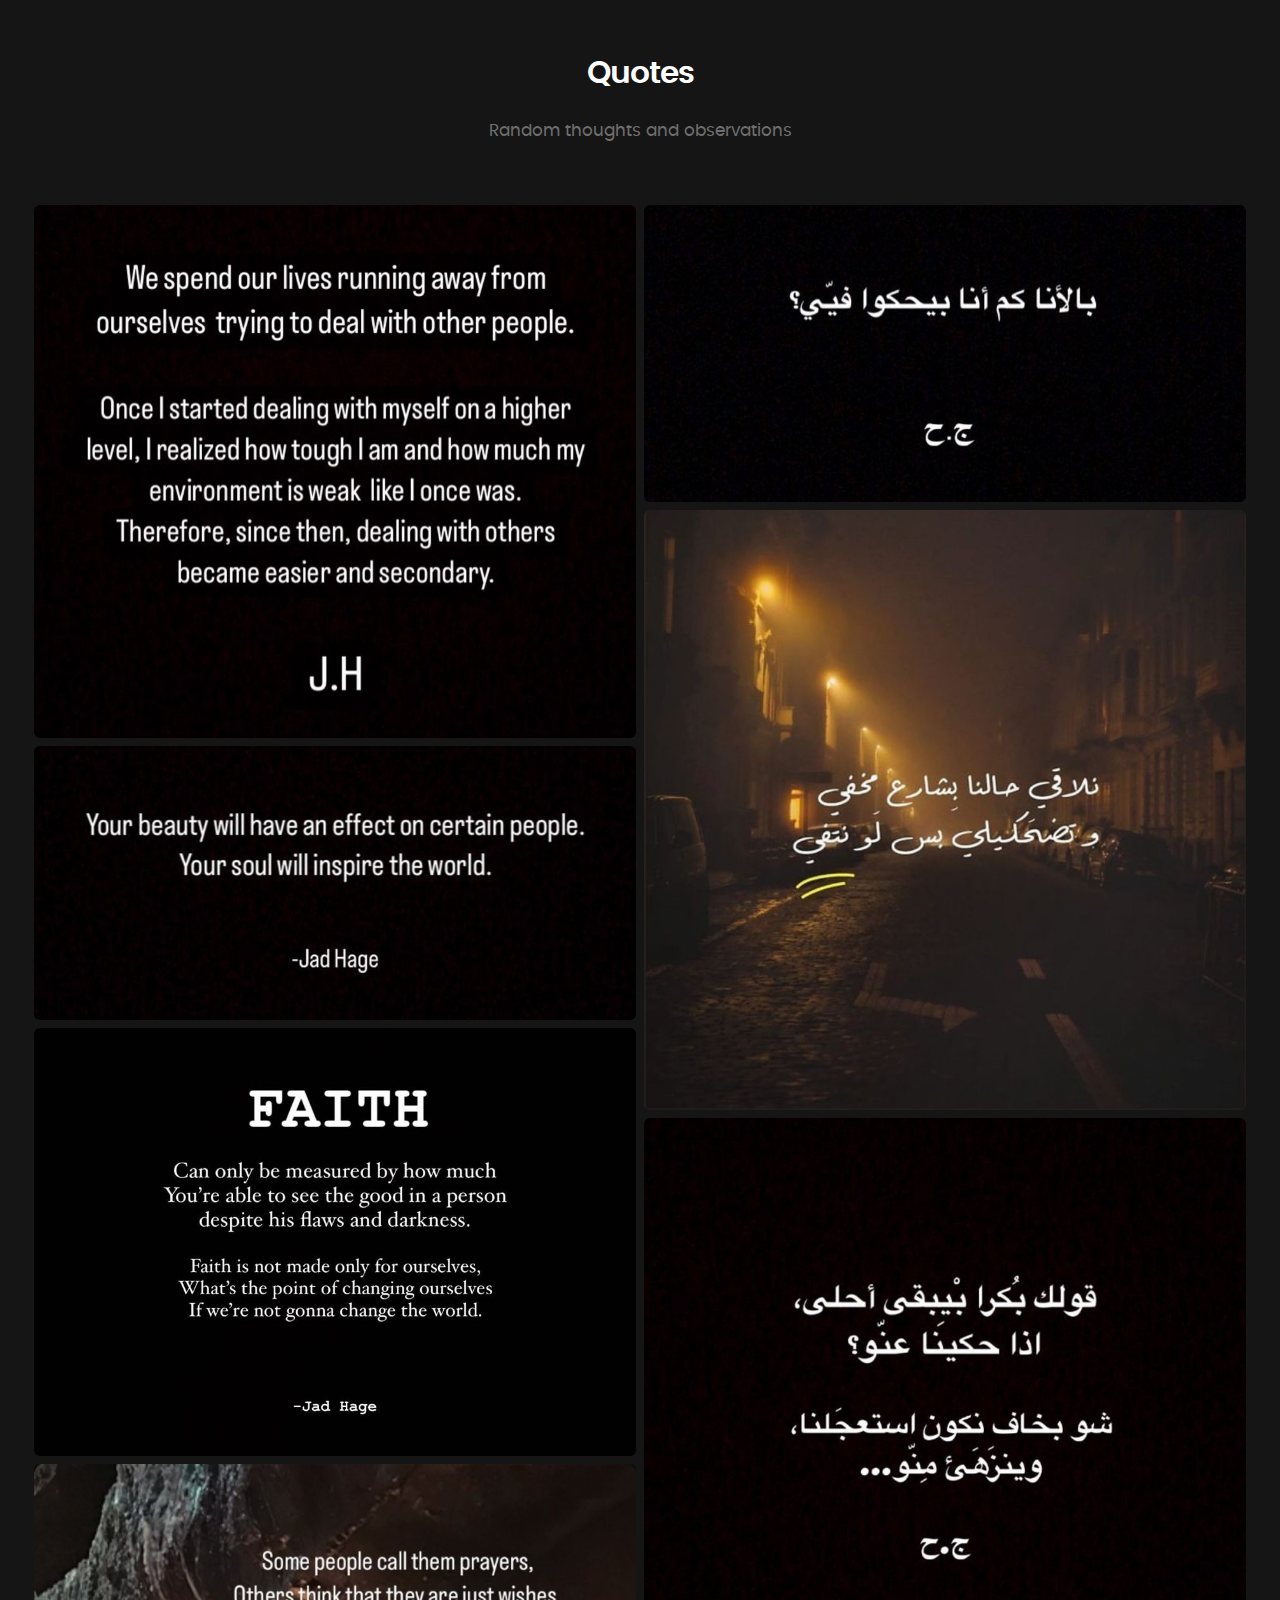
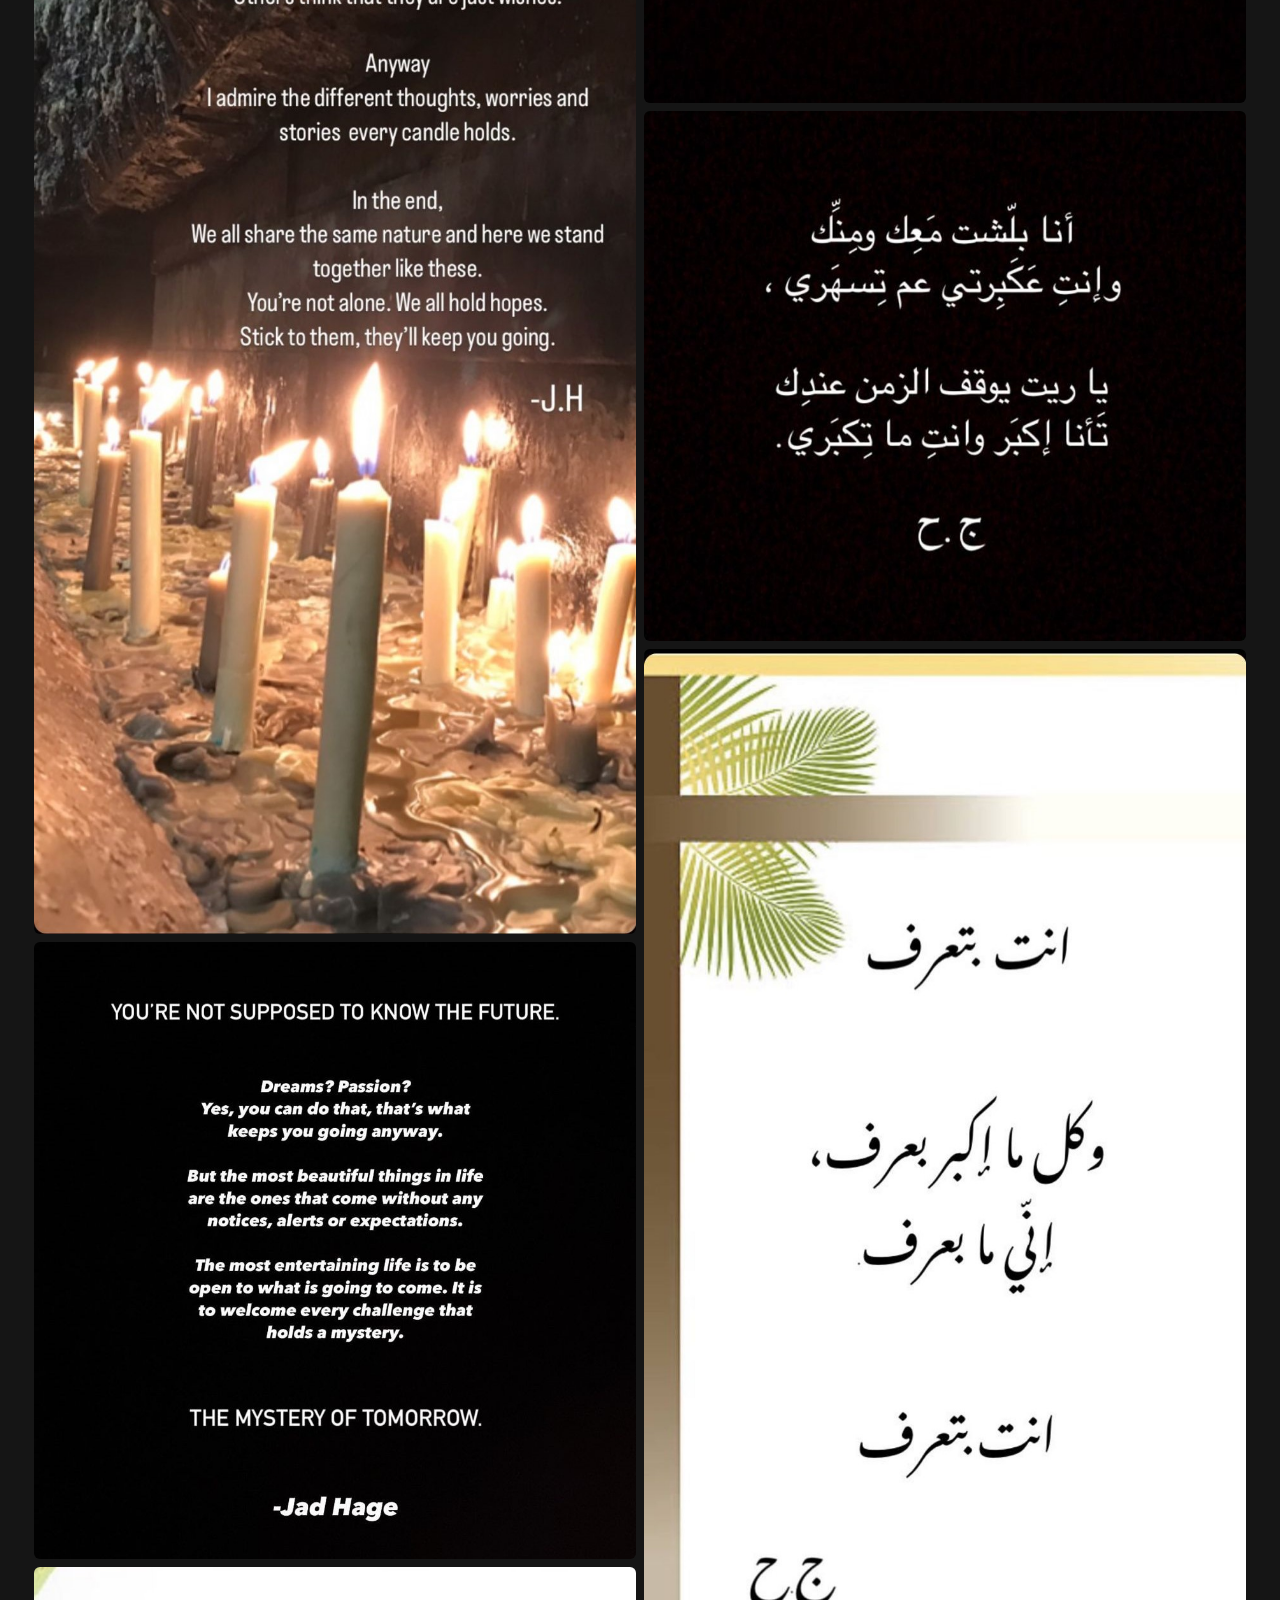
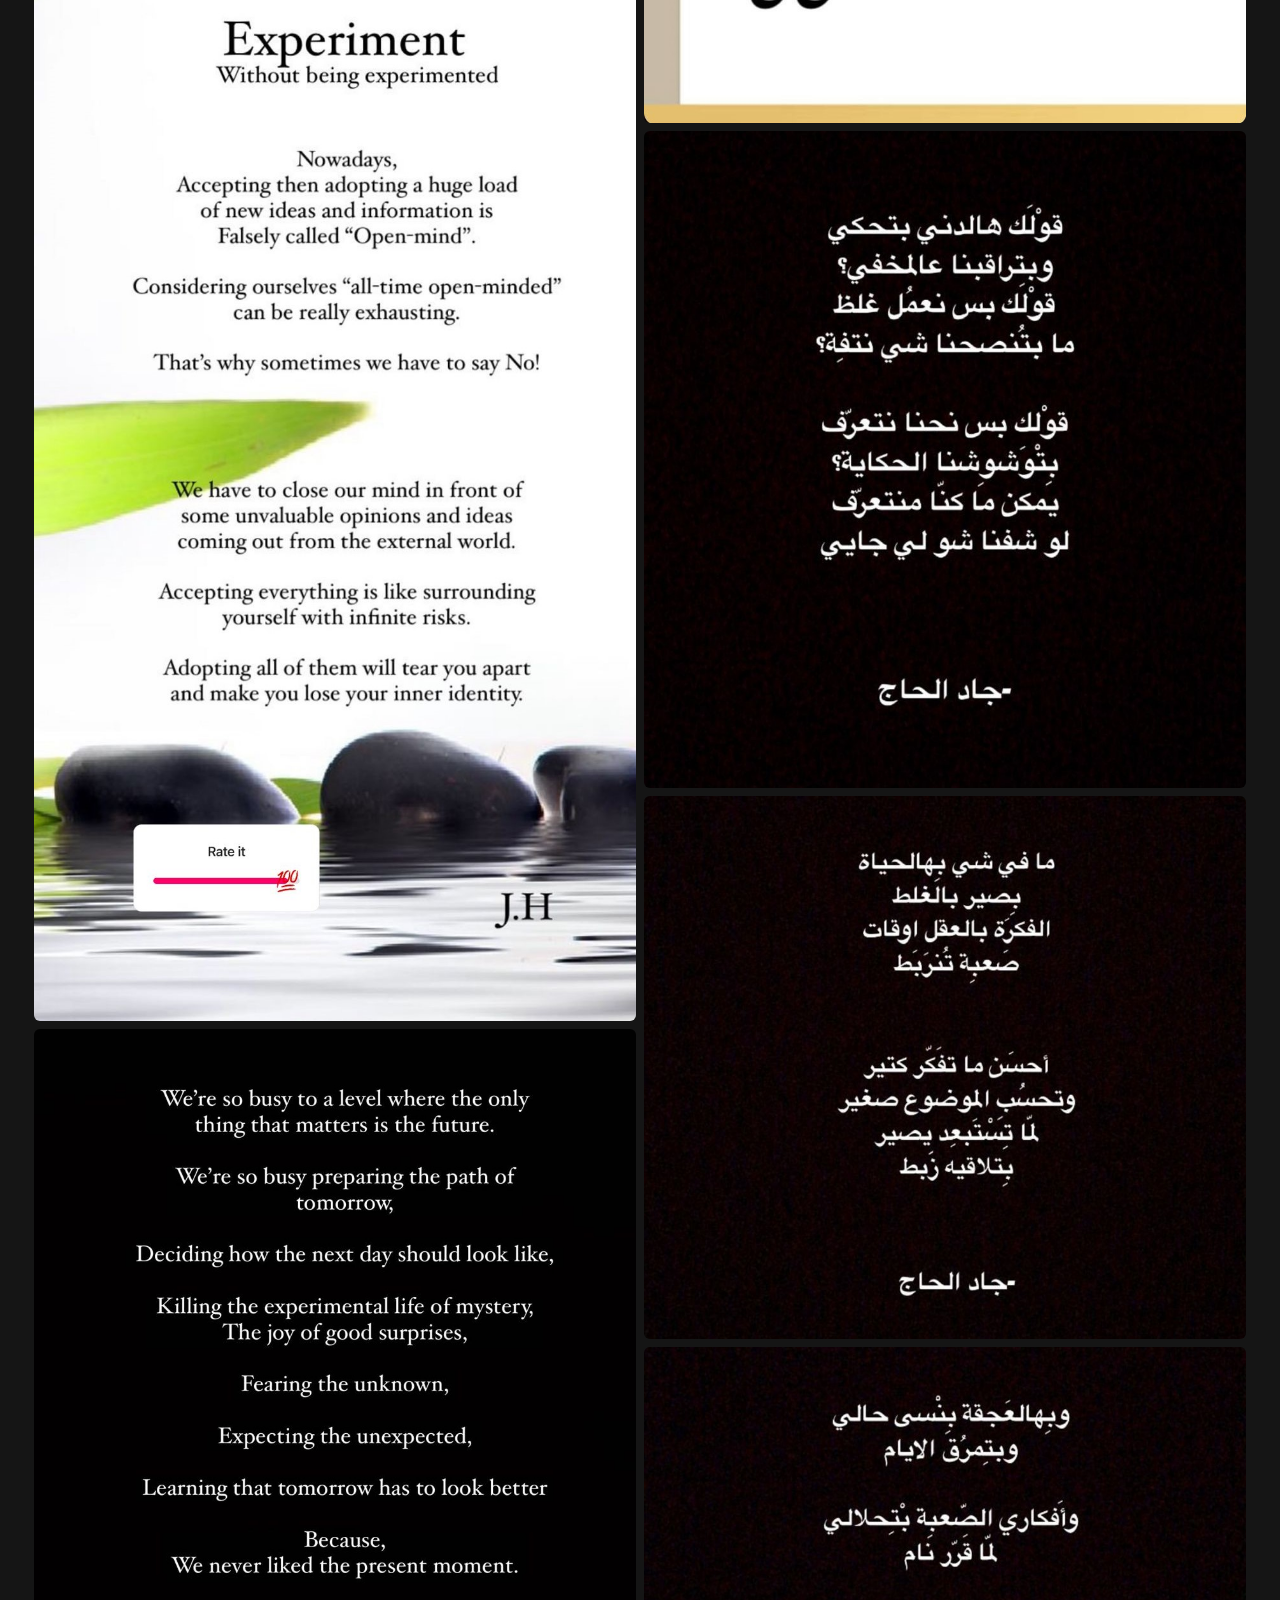
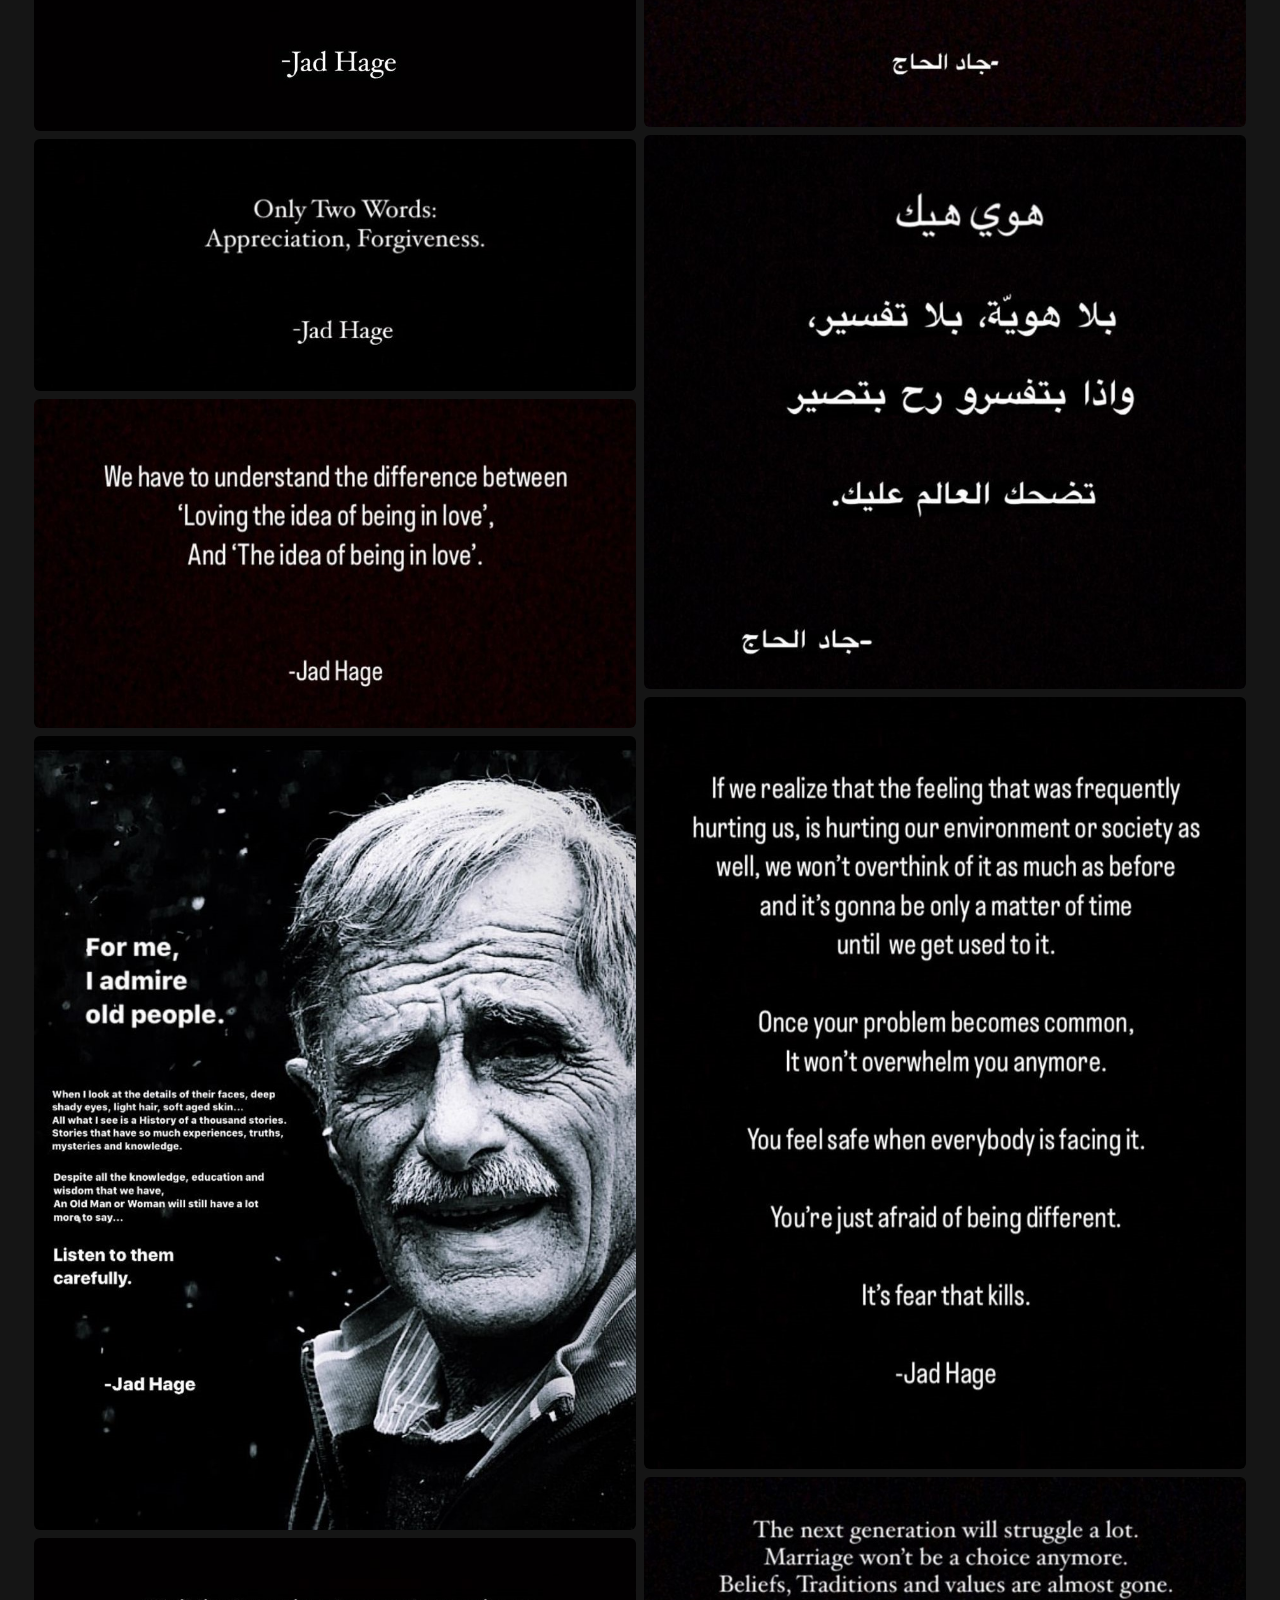
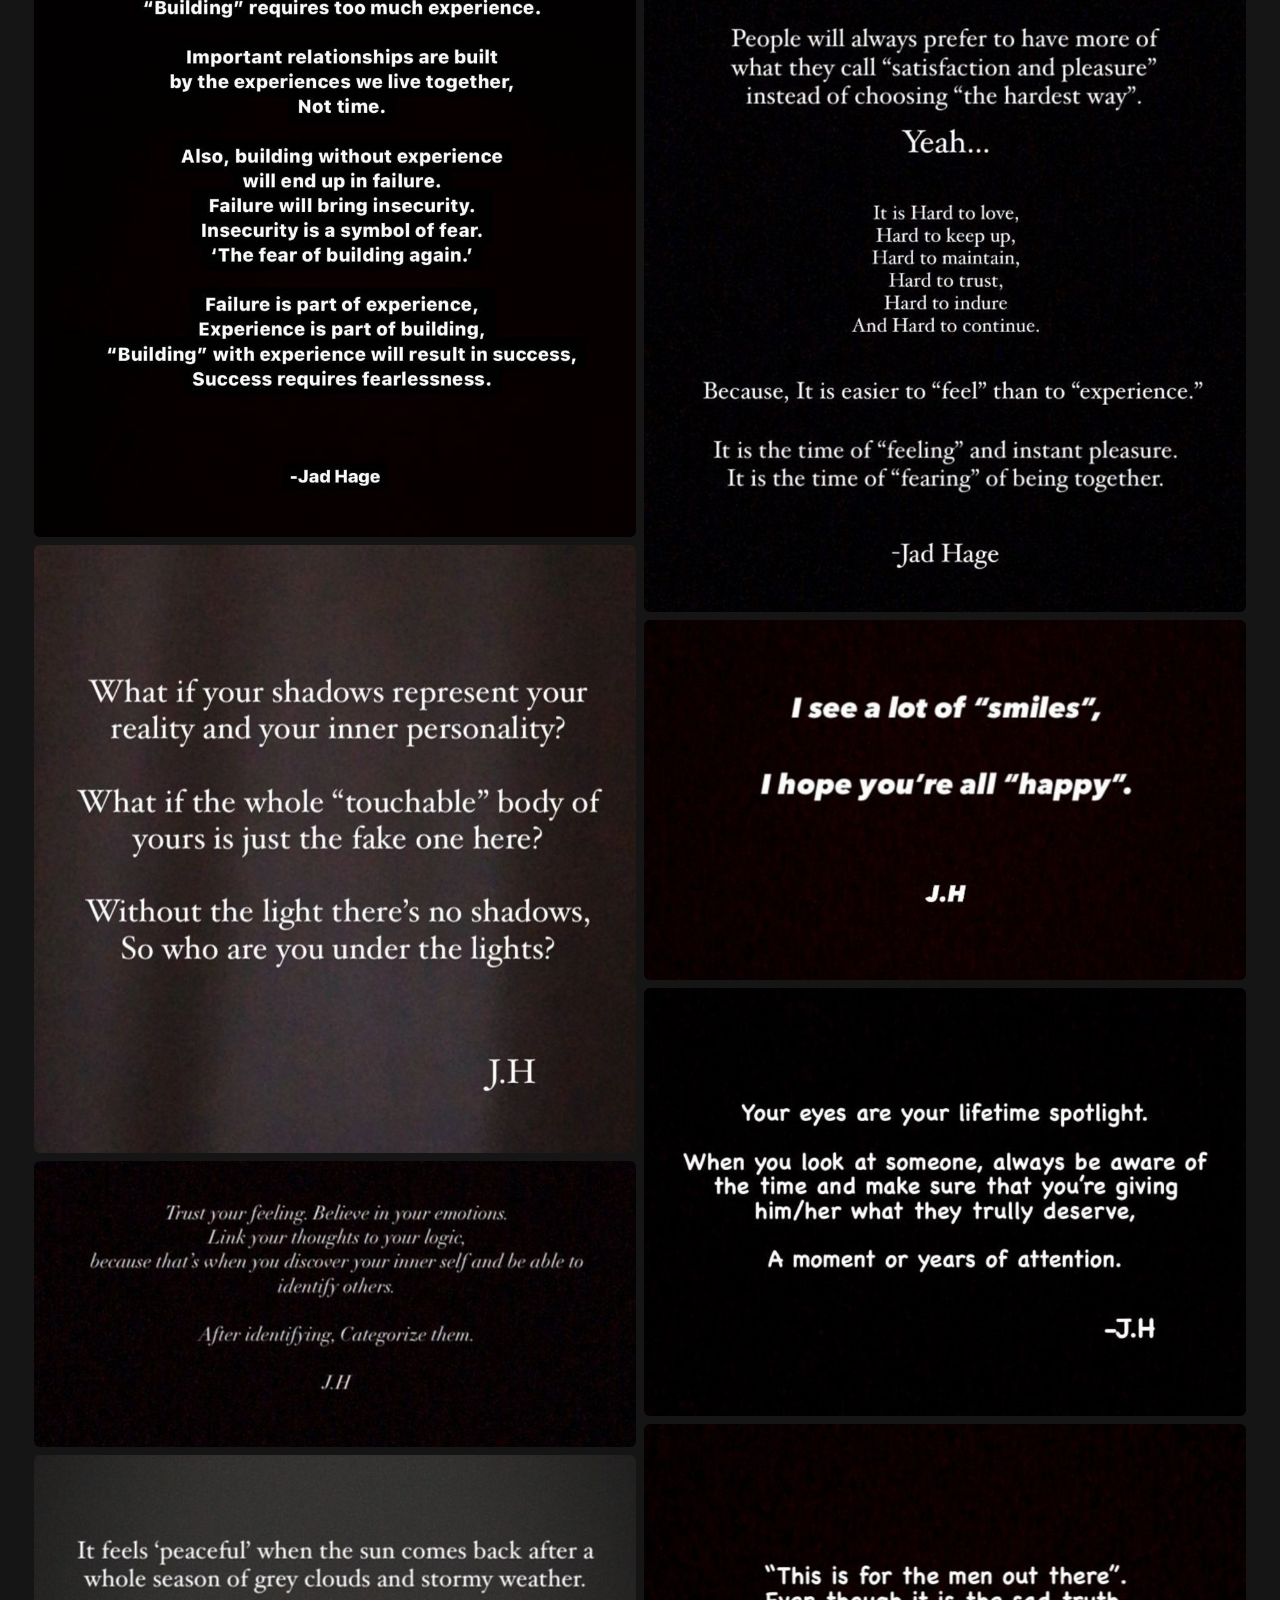
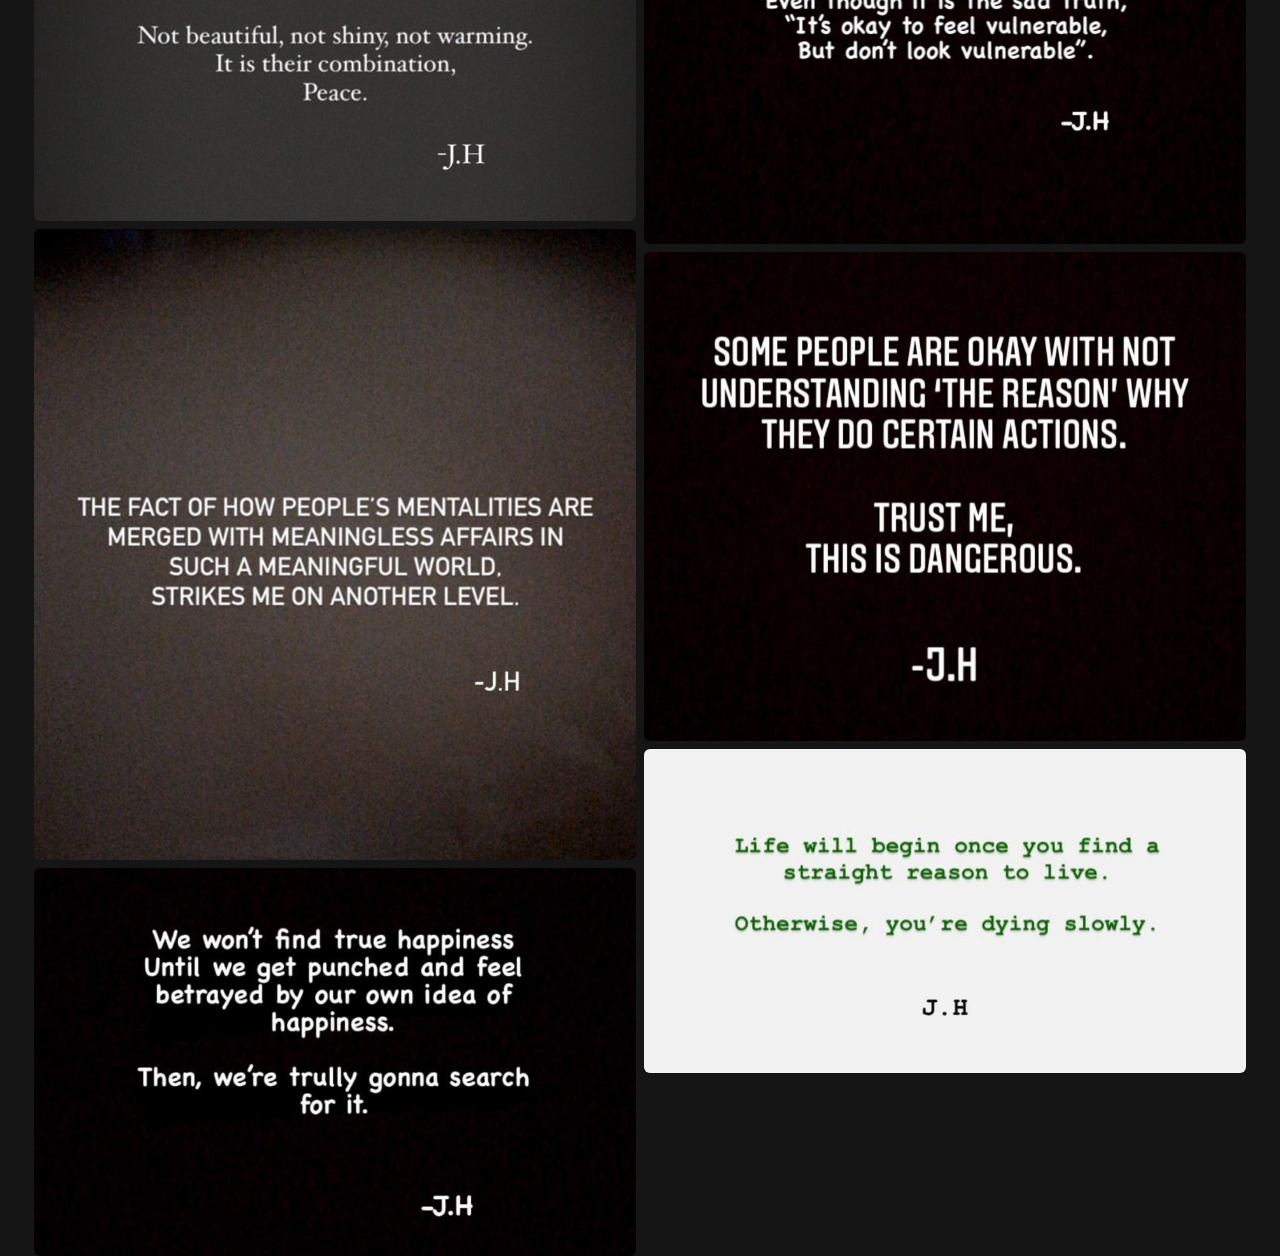
<file: quotes.html>
<!DOCTYPE html>
<!--[if IE 8 ]><html class="no-js oldie ie8" lang="en"> <![endif]-->
<!--[if IE 9 ]><html class="no-js oldie ie9" lang="en"> <![endif]-->
<!--[if (gte IE 9)|!(IE)]><!--><html class="no-js" lang="en"> <!--<![endif]-->
<head>

   <!--- basic page needs
   ================================================== -->
   <meta charset="utf-8">
	<title>Jad Hage</title>
	<meta name="description" content="">  
	<meta name="author" content="">

   <!-- mobile specific metas
   ================================================== -->
	<meta name="viewport" content="width=device-width, initial-scale=1, maximum-scale=1">
   <!-- favicons
	================================================== -->
	<link rel="icon" type="image/png" href="favicon.png">

    
    <link rel="stylesheet" href="css/main.css">
    <link rel="stylesheet" href="css/vendor.css">     
   
    <style>
        * {
          box-sizing: border-box;
        }
        
        body {
          margin: 0;
          font-family: Arial;
        }
        
        .header {
          text-align: center;
          padding: 32px;
        }
        
        .row {
          display: -ms-flexbox; /* IE10 */
          display: flex;
          -ms-flex-wrap: wrap; /* IE10 */
          flex-wrap: wrap;
          padding: 0 30px;
        }
        
        /* Create four equal columns that sits next to each other */
        .column {
          -ms-flex: 50%; /* IE10 */
          flex: 50%;
          max-width: 50%;
          padding: 0 4px;
        }
        
        .column img {
          margin-top: 8px;
          vertical-align: middle;
          width: 100%;
          border-radius: 6px;
        }
        
        /* Responsive layout - makes a two column-layout instead of four columns */
        @media screen and (max-width: 800px) {
          .column {
            -ms-flex: 50%;
            flex: 50%;
            max-width: 50%;
          }
        }
        
        /* Responsive layout - makes the two columns stack on top of each other instead of next to each other */
        @media screen and (max-width: 600px) {
          .column {
            -ms-flex: 100%;
            flex: 100%;
            max-width: 100%;
          }
        }

        h1{
            color: white;
        }
        .container {
  position: relative;
  width: auto;
}

/* Make the image to responsive */
.image {
  display: block;
  width: 100%;
  height: auto;
}

/* The overlay effect - lays on top of the container and over the image */
.overlay {
  position: absolute;
  bottom: 0;
  background: rgb(0, 0, 0);
  background: rgba(0, 0, 0, 0.5); /* Black see-through */
  color: #f1f1f1;
  width: 100%;
  transition: .5s ease;
  opacity:0;
  color: white;
  font-size: 20px;
  padding: 20px;
  text-align: center;
  opacity: 1;
}
  </style>
</head>


<body>

<!-- Header -->
<div class="header">
  <h1>Quotes</h1>
  <p>Random thoughts and observations</p>
</div>

<!-- Photo Grid -->
<div class="row"> 
  <div class="column">

    <div class="container">
      <img src="jadgallery/quotes/eq (1).jpeg" alt="quotes" class="image">
    </div>
   <div class="container">
    <img src="jadgallery/quotes/eq (2).jpeg" alt="quotes" class="image">
   </div>
    <div class="container">
      <img src="jadgallery/quotes/eq (3).jpeg" alt="quotes" class="image">
    </div>
    <div class="container">
      <img src="jadgallery/quotes/eq (4).jpeg" alt="quotes" class="image">
    </div>
    <div class="container">
        <img src="jadgallery/quotes/eq (5).jpeg" alt="quotes" class="image">
      </div>
      <div class="container">
        <img src="jadgallery/quotes/eq (6).jpeg" alt="quotes" class="image">
      </div>
      <div class="container">
        <img src="jadgallery/quotes/eq (7).jpeg" alt="quotes" class="image">
      </div>
      <div class="container">
        <img src="jadgallery/quotes/eq (8).jpeg" alt="quotes" class="image">
      </div>
      <div class="container">
        <img src="jadgallery/quotes/eq (9).jpeg" alt="quotes" class="image">
      </div>
      <div class="container">
        <img src="jadgallery/quotes/eq (10).jpeg" alt="quotes" class="image">
      </div>
      <div class="container">
        <img src="jadgallery/quotes/eq (12).jpeg" alt="quotes" class="image">
      </div>
      <div class="container">
        <img src="jadgallery/quotes/eq (14).jpeg" alt="quotes" class="image">
      </div>
      <div class="container">
        <img src="jadgallery/quotes/eq (16).jpeg" alt="quotes" class="image">
      </div>
      <div class="container">
        <img src="jadgallery/quotes/eq (18).jpeg" alt="quotes" class="image">
      </div>
      <div class="container">
        <img src="jadgallery/quotes/eq (20).jpeg" alt="quotes" class="image">
      </div>
      <div class="container">
        <img src="jadgallery/quotes/eq (22).jpeg" alt="quotes" class="image">
      </div>
  </div>
  <!-- ================================================= -->
  <div class="column">
    <div class="container">
      <img src="jadgallery/quotes/aq (1).jpeg" alt="quotes" class="image">
    </div>    
    <div class="container">
      <img src="jadgallery/quotes/aq (2).jpeg" alt="quotes" class="image">
    </div>    
    <div class="container">
      <img src="jadgallery/quotes/aq (3).jpeg" alt="quotes" class="image">
    </div>
    <div class="container">
      <img src="jadgallery/quotes/aq (4).jpeg" alt="quotes" class="image">
    </div>
    <div class="container">
      <img src="jadgallery/quotes/aq (5).jpeg" alt="quotes" class="image">
    </div>
    <div class="container">
        <img src="jadgallery/quotes/aq (6).jpeg" alt="quotes" class="image">
      </div>
      <div class="container">
        <img src="jadgallery/quotes/aq (7).jpeg" alt="quotes" class="image">
      </div>
      <div class="container">
        <img src="jadgallery/quotes/aq (8).jpeg" alt="quotes" class="image">
      </div>
      <div class="container">
        <img src="jadgallery/quotes/aq (9).jpeg" alt="quotes" class="image">
      </div>
      <div class="container">
        <img src="jadgallery/quotes/eq (11).jpeg" alt="quotes" class="image">
      </div>
      <div class="container">
        <img src="jadgallery/quotes/eq (13).jpeg" alt="quotes" class="image">
      </div>
      <div class="container">
        <img src="jadgallery/quotes/eq (15).jpeg" alt="quotes" class="image">
      </div>
      <div class="container">
        <img src="jadgallery/quotes/eq (17).jpeg" alt="quotes" class="image">
      </div>
      <div class="container">
        <img src="jadgallery/quotes/eq (19).jpeg" alt="quotes" class="image">
      </div>
      <div class="container">
        <img src="jadgallery/quotes/eq (21).jpeg" alt="quotes" class="image">
      </div>
      <div class="container">
        <img src="jadgallery/quotes/eq (23).jpeg" alt="quotes" class="image">
      </div>
    </div>


</div>

</body>
</html>
</file>
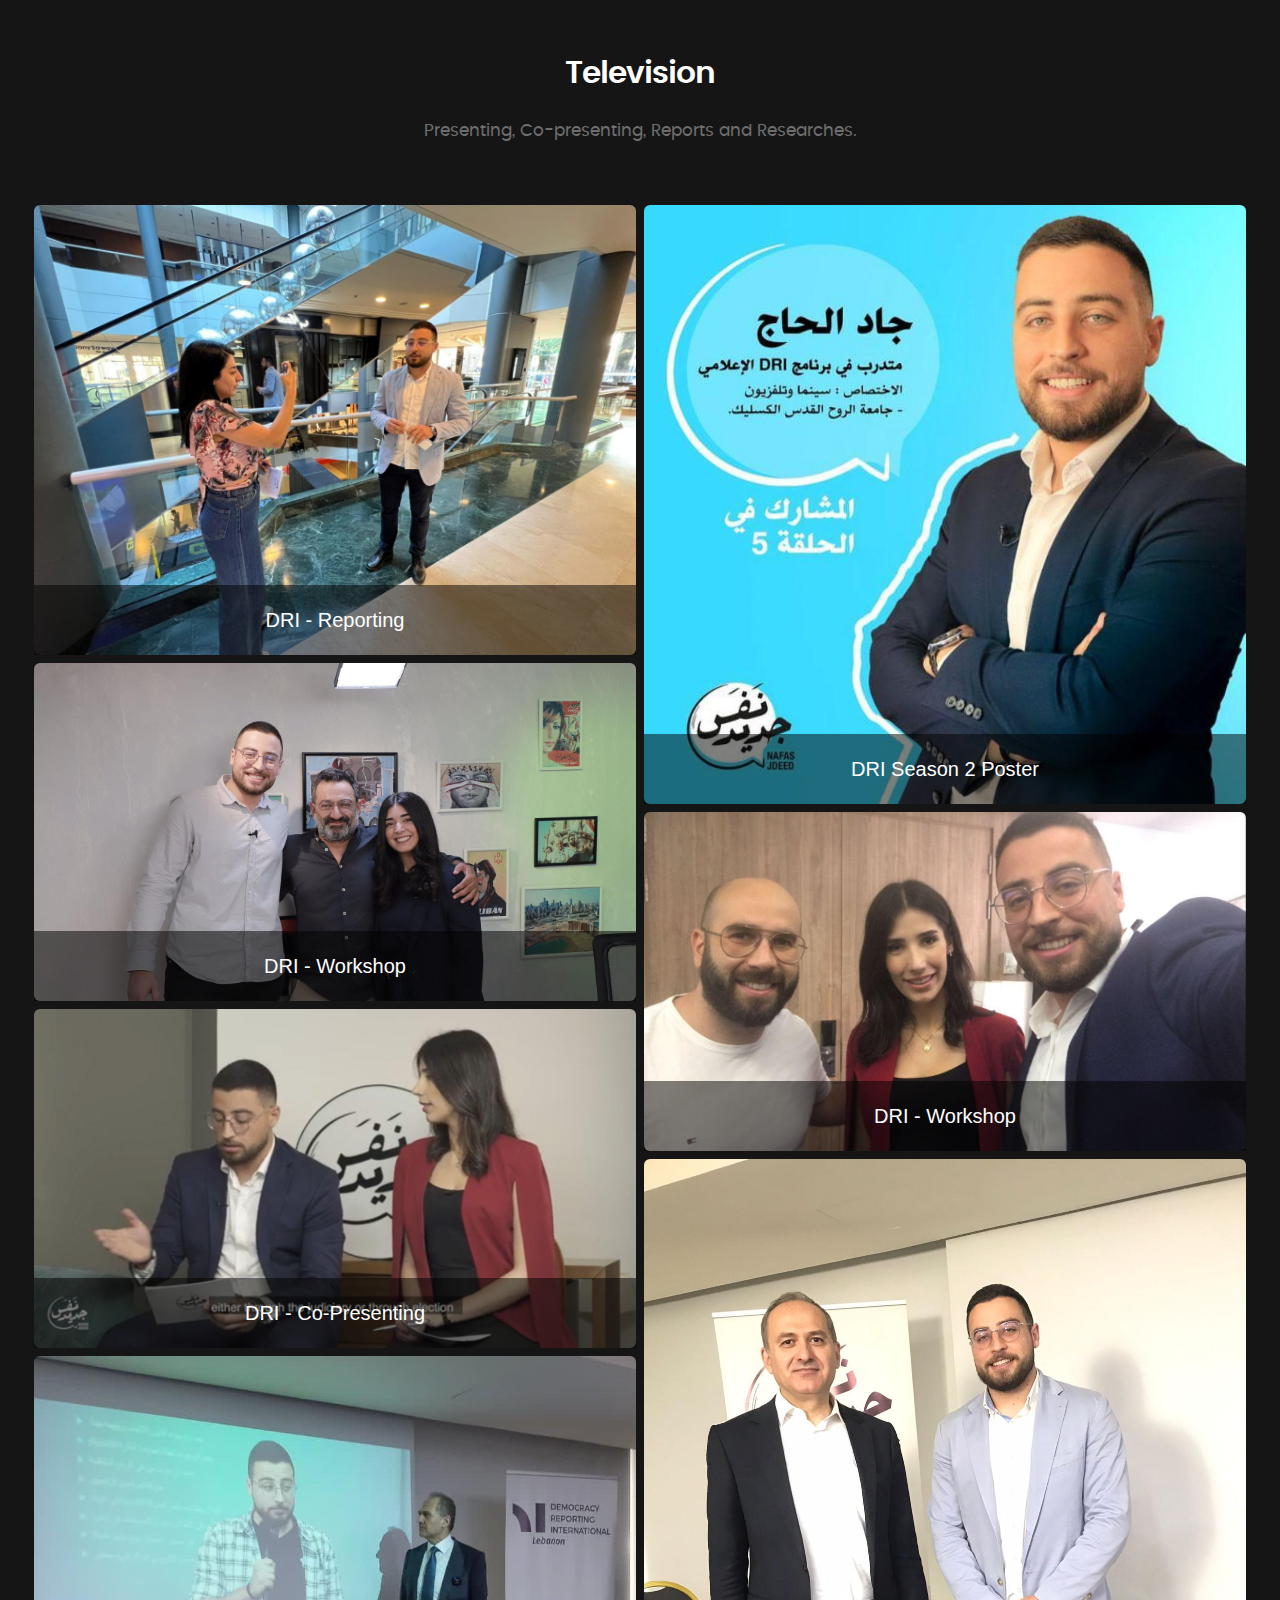
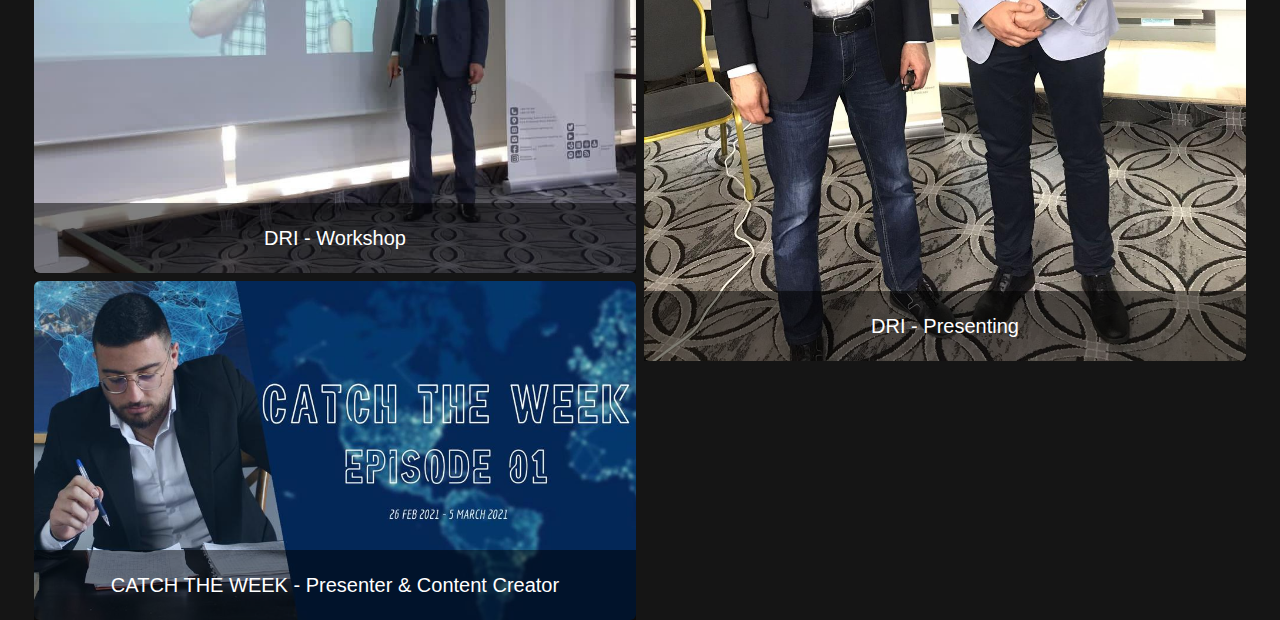
<file: tvg.html>
<!DOCTYPE html>
<!--[if IE 8 ]><html class="no-js oldie ie8" lang="en"> <![endif]-->
<!--[if IE 9 ]><html class="no-js oldie ie9" lang="en"> <![endif]-->
<!--[if (gte IE 9)|!(IE)]><!--><html class="no-js" lang="en"> <!--<![endif]-->
<head>

   <!--- basic page needs
   ================================================== -->
   <meta charset="utf-8">
	<title>Jad Hage</title>
	<meta name="description" content="">  
	<meta name="author" content="">

   <!-- mobile specific metas
   ================================================== -->
	<meta name="viewport" content="width=device-width, initial-scale=1, maximum-scale=1">
   <!-- favicons
	================================================== -->
	<link rel="icon" type="image/png" href="favicon.png">

    
    <link rel="stylesheet" href="css/main.css">
    <link rel="stylesheet" href="css/vendor.css">     
   
    <style>
        * {
          box-sizing: border-box;
        }
        
        body {
          margin: 0;
          font-family: Arial;
        }
        
        .header {
          text-align: center;
          padding: 32px;
        }
        
        .row {
          display: -ms-flexbox; /* IE10 */
          display: flex;
          -ms-flex-wrap: wrap; /* IE10 */
          flex-wrap: wrap;
          padding: 0 30px;
        }
        
        /* Create four equal columns that sits next to each other */
        .column {
          -ms-flex: 50%; /* IE10 */
          flex: 50%;
          max-width: 50%;
          padding: 0 4px;
        }
        
        .column img {
          margin-top: 8px;
          vertical-align: middle;
          width: 100%;
          border-radius: 6px;
        }
        
        /* Responsive layout - makes a two column-layout instead of four columns */
        @media screen and (max-width: 800px) {
          .column {
            -ms-flex: 50%;
            flex: 50%;
            max-width: 50%;
          }
        }
        
        /* Responsive layout - makes the two columns stack on top of each other instead of next to each other */
        @media screen and (max-width: 600px) {
          .column {
            -ms-flex: 100%;
            flex: 100%;
            max-width: 100%;
          }
        }

        h1{
            color: white;
        }
        .container {
  position: relative;
  width: auto;
}

/* Make the image to responsive */
.image {
  display: block;
  width: 100%;
  height: auto;
}

/* The overlay effect - lays on top of the container and over the image */
.overlay {
  position: absolute;
  bottom: 0;
  background: rgb(0, 0, 0);
  background: rgba(0, 0, 0, 0.5); /* Black see-through */
  color: #f1f1f1;
  width: 100%;
  transition: .5s ease;
  opacity:0;
  color: white;
  font-size: 20px;
  padding: 20px;
  text-align: center;
  opacity: 1;
}
  </style>
</head>


<body>

<!-- Header -->
<div class="header">
  <h1>Television</h1>
  <p>Presenting, Co-presenting, Reports and Researches.</p>
</div>

<!-- Photo Grid -->
<div class="row"> 
  <div class="column">

    <div class="container">
      <img src="jadgallery/dri5.jpeg" alt="dri" class="image">
      <div class="overlay">DRI - Reporting</div>
    </div>
   <div class="container">
    <img src="jadgallery/dri6.jpeg" alt="dri" class="image">
    <div class="overlay">DRI - Workshop</div>
   </div>
    <div class="container">
      <img src="jadgallery/dri7.jpeg" alt="dri" class="image">
      <div class="overlay">DRI - Co-Presenting</div>
    </div>
    <div class="container">
      <img src="jadgallery/dri4.jpg" alt="dri" class="image">
      <div class="overlay">DRI - Workshop</div>
    </div>
    <div class="container">
      <img src="jadgallery/catch.jpeg" alt="music" class="image">
      <div class="overlay">CATCH THE WEEK - Presenter & Content Creator
      </div>
    </div>
  </div>
  <!-- ================================================= -->
  <div class="column">
    <div class="container">
      <img src="jadgallery/dri1.jpeg" alt="dri" class="image">
      <div class="overlay">DRI Season 2 Poster</div>
    </div>    
    <div class="container">
      <img src="jadgallery/dri2.jpg" alt="dri" class="image">
      <div class="overlay">DRI - Workshop</div>
    </div>    
    <div class="container">
      <img src="jadgallery/dri3.jpg" alt="dri" class="image">
      <div class="overlay">DRI - Presenting</div>
    </div>
    </div>


</div>

</body>
</html>
</file>
<file: css/base.css>
/**
 * =================================================================== 
 *
 *  Kards v1.0 Base Stylesheet
 *  url: styleshout.com
 *  03-01-2016
 *  ------------------------------------------------------------------
 *  TOC:
 *  01. reset
 *  02. basic/base setup styles
 *  03. grid
 *  04. MISC
 *
 * =================================================================== 
 */

/** 
 * ===================================================================
 * 01. reset - normalize.css v3.0.2 | MIT License | git.io/normalize
 *
 * ------------------------------------------------------------------- 
 */
html {
	font-family: sans-serif;
	-ms-text-size-adjust: 100%;
	-webkit-text-size-adjust: 100%;
}

body {
	margin: 0;
}

article,
aside,
details,
figcaption,
figure,
footer,
header,
hgroup,
main,
menu,
nav,
section,
summary {
	display: block;
}

audio,
canvas,
progress,
video {
	display: inline-block;
	vertical-align: baseline;
}

audio:not([controls]) {
	display: none;
	height: 0;
}

[hidden],
template {
	display: none;
}

a {
	background: transparent;
}

a:active,
a:hover {
	outline: 0;
}

abbr[title] {
	border-bottom: 1px dotted;
}

b,
strong {
	font-weight: bold;
}

dfn {
	font-style: italic;
}

h1 {
	font-size: 2em;
	margin: 0.67em 0;
}

mark {
	background: #ff0;
	color: #000;
}

small {
	font-size: 80%;
}

sub,
sup {
	font-size: 75%;
	line-height: 0;
	position: relative;
	vertical-align: baseline;
}

sup {
	top: -0.5em;
}

sub {
	bottom: -0.25em;
}

img {
	border: 0;
}

svg:not(:root) {
	overflow: hidden;
}

figure {
	margin: 1em 40px;
}

hr {
	-moz-box-sizing: content-box;
	box-sizing: content-box;
	height: 0;
}

pre {
	overflow: auto;
}

code,
kbd,
pre,
samp {
	font-family: monospace, monospace;
	font-size: 1em;
}

button,
input,
optgroup,
select,
textarea {
	color: inherit;
	font: inherit;
	margin: 0;
}

button {
	overflow: visible;
}

button,
select {
	text-transform: none;
}

button,
html input[type="button"],
input[type="reset"],
input[type="submit"] {
	-webkit-appearance: button;
	cursor: pointer;
}

button[disabled],
html input[disabled] {
	cursor: default;
}

button::-moz-focus-inner,
input::-moz-focus-inner {
	border: 0;
	padding: 0;
}

input {
	line-height: normal;
}

input[type="checkbox"],
input[type="radio"] {
	box-sizing: border-box;
	padding: 0;
}

input[type="number"]::-webkit-inner-spin-button,
input[type="number"]::-webkit-outer-spin-button {
	height: auto;
}

input[type="search"] {
	-webkit-appearance: textfield;
	-moz-box-sizing: content-box;
	-webkit-box-sizing: content-box;
	box-sizing: content-box;
}

input[type="search"]::-webkit-search-cancel-button,
input[type="search"]::-webkit-search-decoration {
	-webkit-appearance: none;
}

fieldset {
	border: 1px solid #c0c0c0;
	margin: 0 2px;
	padding: 0.35em 0.625em 0.75em;
}

legend {
	border: 0;
	padding: 0;
}

textarea {
	overflow: auto;
}

optgroup {
	font-weight: bold;
}

table {
	border-collapse: collapse;
	border-spacing: 0;
}

td,
th {
	padding: 0;
}

/** 
 * ===================================================================
 * 02. basic/base setup styles - (_basic.scss)
 *
 * ------------------------------------------------------------------- 
 */
html {
	font-size: 62.5%;
	box-sizing: border-box;
}

*,
*::before,
*::after {
	box-sizing: inherit;
}

body {
	font-weight: normal;
	line-height: 1;
	text-rendering: optimizeLegibility;
	word-wrap: break-word;
	-webkit-overflow-scrolling: touch;
	-webkit-text-size-adjust: none;
}

body,
input,
button {
	-moz-osx-font-smoothing: grayscale;
	-webkit-font-smoothing: antialiased;
}

/**
 * Media - (_basic.scss)
 * ------------------------------------------------------------------- 
 */
img,
video {
	max-width: 100%;
	height: auto;
}

/**
 * Typography resets - (_basic.scss)
 * ------------------------------------------------------------------- 
 */
div,
dl,
dt,
dd,
ul,
ol,
li,
h1,
h2,
h3,
h4,
h5,
h6,
pre,
form,
p,
blockquote,
th,
td {
	margin: 0;
	padding: 0;
}

h1,
h2,
h3,
h4,
h5,
h6 {
	-webkit-font-variant-ligatures: common-ligatures;
	-moz-font-variant-ligatures: common-ligatures;
	font-variant-ligatures: common-ligatures;
	text-rendering: optimizeLegibility;
}

em,
i {
	font-style: italic;
	line-height: inherit;
}

strong,
b {
	font-weight: bold;
	line-height: inherit;
}

small {
	font-size: 60%;
	line-height: inherit;
}

ol,
ul {
	list-style: none;
}

li {
	display: block;
}

/**
 * links - (_basic.scss)
 * ------------------------------------------------------------------- 
 */
a {
	text-decoration: none;
	line-height: inherit;
}

a img {
	border: none;
}

/**
 * inputs - (_basic.scss)
 * ------------------------------------------------------------------- 
 */
fieldset {
	margin: 0;
	padding: 0;
}

input[type="email"],
input[type="number"],
input[type="search"],
input[type="text"],
input[type="tel"],
input[type="url"],
input[type="password"],
textarea {
	-webkit-appearance: none;
	-moz-appearance: none;
	-ms-appearance: none;
	-o-appearance: none;
	appearance: none;
}

/** 
 * ===================================================================
 * 03. grid - (_grid.scss)
 *
 * ------------------------------------------------------------------- 
 */
.row {
	width: 94%;
	max-width: 1140px;
	margin: 0 auto;
}

.row:before,
.row:after {
	content: "";
	display: table;
}

.row:after {
	clear: both;
}

.row .row {
	width: auto;
	max-width: none;
	margin-left: -20px;
	margin-right: -20px;
}

[class*="col-"],
.bgrid {
	float: left;
}

[class*="col-"] + [class*="col-"].end {
	float: right;
}

[class*="col-"] {
	padding: 0 20px;
}

.col-one {
	width: 8.33333%;
}

.col-two,
.col-1-6 {
	width: 16.66667%;
}

.col-three,
.col-1-4 {
	width: 25%;
}

.col-four,
.col-1-3 {
	width: 33.33333%;
}

.col-five {
	width: 41.66667%;
}

.col-six,
.col-1-2 {
	width: 100%;
	text-align: center;
}

.col-seven {
	width: 58.33333%;
}

.col-eight,
.col-2-3 {
	width: 66.66667%;
}

.col-nine,
.col-3-4 {
	width: 75%;
}

.col-ten,
.col-5-6 {
	width: 83.33333%;
}

.col-eleven {
	width: 91.66667%;
}

.col-twelve,
.col-full {
	width: 103%;
	text-align: center;
}

/**
 * small screens - (_grid.scss)
 * --------------------------------------------------------------- 
 */
@media screen and (max-width:1024px) {
	.row .row {
		margin-left: -18px;
		margin-right: -18px;
	}

	[class*="col-"] {
		padding: 0 18px;
	}

}

/**
 * tablets - (_grid.scss)
 * --------------------------------------------------------------- 
 */
@media screen and (max-width:768px) {
	.row {
		width: auto;
		padding-left: 30px;
		padding-right: 30px;
	}

	.row .row {
		padding-left: 0;
		padding-right: 0;
		margin-left: -15px;
		margin-right: -15px;
	}

	[class*="col-"] {
		padding: 0 15px;
	}

	.tab-1-4 {
		width: 25%;
	}

	.tab-1-3 {
		width: 33.33333%;
	}

	.tab-1-2 {
		width: 50%;
	}

	.tab-2-3 {
		width: 66.66667%;
	}

	.tab-3-4 {
		width: 75%;
	}

	.tab-full {
		width: 100%;
	}

}

/**
 * large mobile devices - (_grid.scss)
 * --------------------------------------------------------------- 
 */
@media screen and (max-width:600px) {
	.row {
		padding-left: 25px;
		padding-right: 25px;
	}

	.row .row {
		margin-left: -10px;
		margin-right: -10px;
	}

	[class*="col-"] {
		padding: 0 10px;
	}

	.mob-1-4 {
		width: 25%;
	}

	.mob-1-2 {
		width: 50%;
	}

	.mob-3-4 {
		width: 75%;
	}

	.mob-full {
		width: 100%;
	}

}

/**
 * small mobile devices - (_grid.scss)
 * --------------------------------------------------------------- 
 */
@media screen and (max-width:400px) {
	.row .row {
		padding-left: 0;
		padding-right: 0;
		margin-left: 0;
		margin-right: 0;
	}

	[class*="col-"] {
		width: 100% !important;
		float: none !important;
		clear: both !important;
		margin-left: 0;
		margin-right: 0;
		padding: 0;
	}

	[class*="col-"] + [class*="col-"].end {
		float: none;
	}

}

/** 
 * ===================================================================
 * block grids - (_grid.scss)
 *
 * ------------------------------------------------------------------- 
 */
[class*="block-"]:before,
[class*="block-"]:after {
	content: "";
	display: table;
}

[class*="block-"]:after {
	clear: both;
}

.block-1-6 .bgrid {
	width: 16.66667%;
}

.block-1-4 .bgrid {
	width: 25%;
}

.block-1-3 .bgrid {
	width: 33.33333%;
}

.block-1-2 .bgrid {
	width: 50%;
}

/**
 * Clearing for block grid columns. Allow columns with 
 * different heights to align properly.
 */
.block-1-6 .bgrid:nth-child(6n+1),
.block-1-4 .bgrid:nth-child(4n+1),
.block-1-3 .bgrid:nth-child(3n+1),
.block-1-2 .bgrid:nth-child(2n+1) {
	clear: both;
}

/**
 * small screens - (_grid.scss)
 * --------------------------------------------------------------- 
 */
@media screen and (max-width:1024px) {
	.block-s-1-6 .bgrid {
		width: 16.66667%;
	}

	.block-s-1-4 .bgrid {
		width: 25%;
	}

	.block-s-1-3 .bgrid {
		width: 33.33333%;
	}

	.block-s-1-2 .bgrid {
		width: 50%;
	}

	.block-s-full .bgrid {
		width: 100%;
		clear: both;
	}

	[class*="block-s-"] .bgrid:nth-child(n) {
		clear: none;
	}

	.block-s-1-6 .bgrid:nth-child(6n+1),
	.block-s-1-4 .bgrid:nth-child(4n+1),
	.block-s-1-3 .bgrid:nth-child(3n+1),
	.block-s-1-2 .bgrid:nth-child(2n+1) {
		clear: both;
	}

}

/**
 * tablets - (_grid.scss)
 * --------------------------------------------------------------- 
 */
@media screen and (max-width:768px) {
	.block-tab-1-6 .bgrid {
		width: 16.66667%;
	}

	.block-tab-1-4 .bgrid {
		width: 25%;
	}

	.block-tab-1-3 .bgrid {
		width: 33.33333%;
	}

	.block-tab-1-2 .bgrid {
		width: 50%;
	}

	.block-tab-full .bgrid {
		width: 100%;
		clear: both;
	}

	[class*="block-tab-"] .bgrid:nth-child(n) {
		clear: none;
	}

	.block-tab-1-6 .bgrid:nth-child(6n+1),
	.block-tab-1-4 .bgrid:nth-child(4n+1),
	.block-tab-1-3 .bgrid:nth-child(3n+1),
	.block-tab-1-2 .bgrid:nth-child(2n+1) {
		clear: both;
	}

}

/**
 * large mobile devices - (_grid.scss)
 * --------------------------------------------------------------- 
 */
@media screen and (max-width:600px) {
	.block-mob-1-6 .bgrid {
		width: 16.66667%;
	}

	.block-mob-1-4 .bgrid {
		width: 25%;
	}

	.block-mob-1-3 .bgrid {
		width: 33.33333%;
	}

	.block-mob-1-2 .bgrid {
		width: 50%;
	}

	.block-mob-full .bgrid {
		width: 100%;
		clear: both;
	}

	[class*="block-mob-"] .bgrid:nth-child(n) {
		clear: none;
	}

	.block-mob-1-6 .bgrid:nth-child(6n+1),
	.block-mob-1-4 .bgrid:nth-child(4n+1),
	.block-mob-1-3 .bgrid:nth-child(3n+1),
	.block-mob-1-2 .bgrid:nth-child(2n+1) {
		clear: both;
	}

}

/**
 * stack on small mobile devices - (_grid.scss)
 * --------------------------------------------------------------- 
 */
@media screen and (max-width:400px) {
	.stack .bgrid {
		width: 100% !important;
		float: none !important;
		clear: both !important;
		margin-left: 0;
		margin-right: 0;
	}

}

/** 
 * ===================================================================
 * 04. MISC  - (_grid.scss)
 *
 * ------------------------------------------------------------------- 
 */

/**
 * Clearing - (http://nicolasgallagher.com/micro-clearfix-hack/
 */
.group:before,
.group:after {
	content: "";
	display: table;
}

.group:after {
	clear: both;
}

/**
 * Misc Helper Styles 
 */
.hide {
	display: none;
}

.invisible {
	visibility: hidden;
}

.antialiased {
	-webkit-font-smoothing: antialiased;
	-moz-osx-font-smoothing: grayscale;
}

.remove-bottom {
	margin-bottom: 0;
}

.half-bottom {
	margin-bottom: 1.5rem !important;
}

.add-bottom {
	margin-bottom: 3rem !important;
}

.no-border {
	border: none;
}

.full-width {
	width: 100%;
}

.text-center {
	text-align: center;
}

.text-left {
	text-align: left;
}

.text-right {
	text-align: right;
}

.pull-left {
	float: left;
}

.pull-right {
	float: right;
}

.align-center {
	margin-left: auto;
	margin-right: auto;
	text-align: center;
}

/*# sourceMappingURL=base.css.map */
</file>
<file: css/main.css>
/**
 * =================================================================== 
 *
 *  Kards v1.0 Main Stylesheet
 *  url: styleshout.com
 *  03-01-2016
 *  ------------------------------------------------------------------
 *  TOC:
 *  01. webfonts and iconfonts
 *  02. base style overrides
 *  03. typography & general theme styles
 *  04. preloader
 *  05. forms
 *  06. buttons 
 *  07. other components
 *  08. common styles
 *  09. header styles
 *  10. intro
 *  11. about
 *  12. resume
 *  13. portfolio
 *  14. call-to-action section
 *  15. services
 *  16. stats
 *  17. contact
 *  18. footer
 *
 * =================================================================== 
 */


/** 
 * ===================================================================
 * 01. webfonts and iconfonts - (_document-setup.scss)
 *
 * ------------------------------------------------------------------- 
 */
@import url("fonts.css");
@import url("font-awesome/css/font-awesome.min.css");
@import url("micons/micons.css");


/** 
 * ===================================================================
 * 02. base style overrides - (_document-setup.scss)
 *
 * ------------------------------------------------------------------- 
 */
html {
	font-size: 10px;
}

@media only screen and (max-width:1024px) {
	html {
		font-size: 9.411764705882353px;
	}
}
@media only screen and (max-width:768px) {
	html {
		font-size: 10px;
	}
}
@media only screen and (max-width:400px) {
	html {
		font-size: 9.411764705882353px;
	}
}

html, body {
	height: 100%;
}
body {
	background: #151515;
	font-family: "lora-regular", serif;
	font-size: 1.7rem;
	line-height: 3rem;
	color: #6e6e6e;
}

/**
 * links - (_document-setup.scss)
 * -------------------------------------------------------------------
 */
a, a:visited {
	color: #000000;
	-moz-transition: all 0.3s ease-in-out;
	-o-transition: all 0.3s ease-in-out;
	-webkit-transition: all 0.3s ease-in-out;
	-ms-transition: all 0.3s ease-in-out;
	transition: all 0.3s ease-in-out;
}
a:hover, a:focus, a:active {
	color: #FF0077;
	outline: 0;
}

.button {
        background-color: #1c87c9;
        border: none;
        color: white;
        padding: 20px 34px;
        text-align: center;
        text-decoration: none;
        display: inline-block;
        font-size: 20px;
        margin: 4px 2px;
        cursor: pointer;
}

.eksi{
	background-color: #888888;
	color: white;
	font-family: 'poppins-regular';
	padding: 20px 34px;
	text-align: center;
	text-decoration: none;
	display: inline-block;
	font-size: 20px;
	margin: 4px 2px;
	cursor: pointer;
}

/** 
 * ===================================================================
 * 03. typography & general theme styles - (_document-setup.scss)
 *
 * ------------------------------------------------------------------- 
 */
h1, h2, h3, h4, h5, h6, .h01, .h02, .h03, .h04, .h05, .h06 {
	font-family: "poppins-semibold", sans-serif;
	color: #313131;
	font-style: normal;
	text-rendering: optimizeLegibility;
	margin-bottom: 2.1rem;
}
h3, .h03, h4, .h04 {
	margin-bottom: 1.8rem;
}
h5, .h05, h6, .h06 {
	font-family: "poppins-bold";
	margin-bottom: 1.2rem;
}
h1, .h01 {
	font-size: 3.1rem;
	line-height: 1.355;
	letter-spacing: -.1rem;
}
@media only screen and (max-width:600px) {
	h1, .h01 {
		font-size: 2.6rem;
		letter-spacing: -.07rem;
	}
}
h2, .h02 {
	font-size: 2.4rem;
	line-height: 1.25;
}
h3, .h03 {
	font-size: 2rem;
	line-height: 1.5;
}
h4, .h04 {
	font-size: 1.7rem;
	line-height: 1.765;
}
h5, .h05 {
	font-size: 1.4rem;
	line-height: 1.714;
	text-transform: uppercase;
	letter-spacing: .15rem;
}
h6, .h06 {
	font-size: 1.3rem;
	line-height: 1.846;
	text-transform: uppercase;
	letter-spacing: .15rem;
}
p img {
	margin: 0;
}
p.lead {
	font-family: 'poppins-regular';
	font-size: 2rem;
	line-height: 1.8;
	color: #888888;
}
@media only screen and (max-width:768px) {
	p.lead {
		font-size: 1.7rem;
	}
}
em, i, strong, b {
	font-size: 1.7rem;
	line-height: 3rem;
	font-style: normal;
	font-weight: normal;
}
em, i {
	font-family: "lora-italic", serif;
}
strong, b {
	font-family: "lora-bold", serif;
}
small {
	font-size: 1.2rem;
	line-height: inherit;
}
blockquote {
	margin: 3rem 0;
	padding-left: 4rem;
	position: relative;
}
blockquote:before {
	content: "\201C";
	font-size: 8rem;
	line-height: 0px;
	margin: 0;
	color: #313131;
	font-family: arial, sans-serif;
	position: absolute;
	top: 3rem;
	left: 0;
}
blockquote p {
	font-family: georgia, serif;
	font-style: italic;
	padding: 0;
	font-size: 1.9rem;
	line-height: 1.737;
}
blockquote cite {
	display: block;
	font-size: 1.3rem;
	font-style: normal;
	line-height: 1.616;
}
blockquote cite:before {
	content: "\2014 \0020";
}
blockquote cite a, blockquote cite a:visited {
	color: #888888;
	border: none;
}
abbr {
	font-family: "poppins-bold", serif;
	font-variant: small-caps;
	text-transform: lowercase;
	letter-spacing: .05rem;
	color: #888888;
}
var, kbd, samp, code, pre {
	font-family: Consolas, "Andale Mono", Courier, "Courier New", monospace;
}
pre {
	padding: 2.4rem 3rem 3rem;
	background: #F1F1F1;
}
code {
	font-size: 1.4rem;
	margin: 0 .2rem;
	padding: .3rem .6rem;
	white-space: nowrap;
	background: #F1F1F1;
	border: 1px solid #E1E1E1;
	border-radius: 3px;
}
pre > code {
	display: block;
	white-space: pre;
	line-height: 2;
	padding: 0;
	margin: 0;
}
pre.prettyprint > code {
	border: none;
}
del {
	text-decoration: line-through;
}
abbr[title], dfn[title] {
	border-bottom: 1px dotted;
	cursor: help;
}
mark {
	background: #FFF49B;
	color: #000;
}
hr {
	border: solid #d2d2d2;
	border-width: 1px 0 0;
	clear: both;
	margin: 2.4rem 0 1.5rem;
	height: 0;
}

/**
 * Lists - (_document-setup.scss)  
 * -------------------------------------------------------------------
 */
ol {
	list-style: decimal;
}
ul {
	list-style: disc;
}
li {
	display: list-item;
}
ol, ul {
	margin-left: 1.7rem;
}
ul li {
	padding-left: .4rem;
}
ul ul, ul ol, ol ol, ol ul {
	margin: .6rem 0 .6rem 1.7rem;
}
ul.disc li {
	display: list-item;
	list-style: none;
	padding: 0 0 0 .8rem;
	position: relative;
}
ul.disc li::before {
	content: "";
	display: inline-block;
	width: 8px;
	height: 8px;
	border-radius: 50%;
	background: #FF0077;
	position: absolute;
	left: -17px;
	top: 11px;
	vertical-align: middle;
}
dt {
	margin: 0;
	color: #FF0077;
}
dd {
	margin: 0 0 0 2rem;
}

/**
 * tables - (_document-setup.scss)  
 * -------------------------------------------------------------------
 */
table {
	border-width: 0;
	width: 100%;
	max-width: 100%;
	font-family: "lora-regular", sans-serif;
}
th, td {
	padding: 1.5rem 3rem;
	text-align: left;
	border-bottom: 1px solid #E8E8E8;
}
th {
	color: #313131;
	font-family: "poppins-bold", sans-serif;
}
td {
	line-height: 1.5;
}
th:first-child, td:first-child {
	padding-left: 0;
}
th:last-child, td:last-child {
	padding-right: 0;
}
.table-responsive {
	overflow-x: auto;
	-webkit-overflow-scrolling: touch;
}

/**
 * Spacing - (_document-setup.scss)  
 * -------------------------------------------------------------------
 */
button, .button {
	margin-bottom: 1.2;
}
fieldset {
	margin-bottom: 1.5rem;
}
input,
textarea,
select,
pre,
blockquote,
figure,
table,
p,
ul,
ol,
dl,
form,
.fluid-video-wrapper,
.ss-custom-select {
	margin-bottom: 1.9rem;
	font-family: 'poppins-regular', sans-serif;
}

/**
 * floated image - (_document-setup.scss)  
 * -------------------------------------------------------------------
 */
img.pull-right {
	margin: .9rem 0 0 2.4rem;
}
img.pull-left {
	margin: .9rem 2.4rem 0 0;
}

/**
 * block grid paddings - (_document-setup.scss) 
 * -------------------------------------------------------------------
 */
.bgrid {
	padding: 0 20px;
}
@media only screen and (max-width:1024px) {
	.bgrid {
		padding: 0 18px;
	}
}
@media only screen and (max-width:768px) {
	.bgrid {
		padding: 0 15px;
	}
}
@media only screen and (max-width:600px) {
	.bgrid {
		padding: 0 10px;
	}
}
@media only screen and (max-width:400px) {
	.bgrid {
		padding: 0;
	}
}

/**
 * pace.js styles - minimal  - (_document-setup.scss)
 * -------------------------------------------------------------------
 */
.pace {
	-webkit-pointer-events: none;
	pointer-events: none;
	-webkit-user-select: none;
	-moz-user-select: none;
	user-select: none;
}
.pace-inactive {
	display: none;
}
.pace .pace-progress {
	background: #FF0077;
	position: fixed;
	z-index: 900;
	top: 0;
	right: 100%;
	width: 100%;
	height: 6px;
}

/** 
 * ===================================================================
 * 04. preloader - (_preloader-1.scss)
 *
 * ------------------------------------------------------------------- 
 */
#preloader {
	position: fixed;
	top: 0;
	left: 0;
	right: 0;
	bottom: 0;
	background: #151515;
	z-index: 800;
	height: 100%;
	width: 100%;
}
.no-js #preloader, .oldie #preloader {
	display: none;
}
#loader {
	position: absolute;
	left: 50%;
	top: 50%;
	width: 60px;
	height: 60px;
	margin: -30px 0 0 -30px;
	padding: 0;
}
#loader:before {
	content: "";
	border-top: 11px solid rgba(255, 255, 255, 0.1);
	border-right: 11px solid rgba(255, 255, 255, 0.1);
	border-bottom: 11px solid rgba(255, 255, 255, 0.1);
	border-left: 11px solid #FF0077;
	-webkit-animation: load 1.1s infinite linear;
	animation: load 1.1s infinite linear;
	display: block;
	border-radius: 50%;
	width: 60px;
	height: 60px;
}
@-webkit-keyframes load {
	0% {
		-webkit-transform: rotate(0deg);
		transform: rotate(0deg);
	}
	100% {
		-webkit-transform: rotate(360deg);
		transform: rotate(360deg);
	}
}
@keyframes load {
	0% {
		-webkit-transform: rotate(0deg);
		transform: rotate(0deg);
	}
	100% {
		-webkit-transform: rotate(360deg);
		transform: rotate(360deg);
	}
}

/** 
 * ===================================================================
 * 05. forms - (_forms.scss)
 *
 * ------------------------------------------------------------------- 
 */
fieldset {
	border: none;
}
input[type="email"],
input[type="number"],
input[type="search"],
input[type="text"],
input[type="tel"],
input[type="url"],
input[type="password"],
textarea,
select {
	display: block;
	height: 6rem;
	padding: 1.5rem 0;
	border: 0;
	outline: none;
	vertical-align: middle;
	color: #313131;
	font-family: "poppins-regular", sans-serif;
	font-size: 1.5rem;
	line-height: 3rem;
	max-width: 100%;
	background: transparent;
	border-bottom: 1px solid rgba(0, 0, 0, 0.3);
	-moz-transition: all 0.3s ease-in-out;
	-o-transition: all 0.3s ease-in-out;
	-webkit-transition: all 0.3s ease-in-out;
	-ms-transition: all 0.3s ease-in-out;
	transition: all 0.3s ease-in-out;
}
.ss-custom-select {
	position: relative;
	padding: 0;
}
.ss-custom-select select {
	-webkit-appearance: none;
	-moz-appearance: none;
	-ms-appearance: none;
	-o-appearance: none;
	appearance: none;
	text-indent: 0.01px;
	text-overflow: '';
	margin: 0;
	line-height: 3rem;
	vertical-align: middle;
}
.ss-custom-select select option {
	padding-left: 2rem;
	padding-right: 2rem;
}
.ss-custom-select select::-ms-expand {
	display: none;
}
.ss-custom-select::after {
	content: '\f0d7';
	font-family: 'FontAwesome';
	position: absolute;
	top: 50%;
	right: 1.5rem;
	margin-top: -10px;
	bottom: auto;
	width: 20px;
	height: 20px;
	line-height: 20px;
	font-size: 18px;
	text-align: center;
	pointer-events: none;
	color: #252525;
}

/* IE9 and below */
.oldie .ss-custom-select::after {
	display: none;
}
textarea {
	min-height: 25rem;
}
input[type="email"]:focus,
input[type="number"]:focus,
input[type="search"]:focus,
input[type="text"]:focus,
input[type="tel"]:focus,
input[type="url"]:focus,
input[type="password"]:focus,
textarea:focus,
select:focus {
	color: #cc005f;
	border-bottom: 1px solid #FF0077;
}
label, legend {
	font-family: "poppins-bold", sans-serif;
	font-size: 1.4rem;
	margin-bottom: .6rem;
	color: #3b3b3b;
	display: block;
}
input[type="checkbox"], input[type="radio"] {
	display: inline;
}
label > .label-text {
	display: inline-block;
	margin-left: 1rem;
	font-family: "poppins-regular", sans-serif;
	line-height: inherit;
}
label > input[type="checkbox"], label > input[type="radio"] {
	margin: 0;
	position: relative;
	top: .15rem;
}

/**
 * Style Placeholder Text  
 * -
 */
::-webkit-input-placeholder {
	color: #a1a1a1;
}
:-moz-placeholder {
	color: #a1a1a1;  /* Firefox 18- */
}
::-moz-placeholder {
	color: #a1a1a1;  /* Firefox 19+ */
}
:-ms-input-placeholder {
	color: #a1a1a1;
}
.placeholder {
	color: #a1a1a1 !important;
}

/** 
 * ===================================================================
 * 06. buttons - (_button-essentials.scss)
 *
 * ------------------------------------------------------------------- 
 */
.button,
a.button,
button,
input[type="submit"],
input[type="reset"],
input[type="button"] {
	display: inline-block;
	font-family: "poppins-bold", sans-serif;
	font-size: 1.4rem;
	text-transform: uppercase;
	letter-spacing: .3rem;
	height: 5.4rem;
	line-height: 5.4rem;
	padding: 0 3rem;
	margin: 0 .3rem 1.2rem 0;
	background: #d8d8d8;
	color: #313131;
	text-decoration: none;
	cursor: pointer;
	text-align: center;
	white-space: nowrap;
	border: none;
	-moz-transition: all 0.3s ease-in-out;
	-o-transition: all 0.3s ease-in-out;
	-webkit-transition: all 0.3s ease-in-out;
	-ms-transition: all 0.3s ease-in-out;
	transition: all 0.3s ease-in-out;
}
.button:hover,
a.button:hover,
button:hover,
input[type="submit"]:hover,
input[type="reset"]:hover,
input[type="button"]:hover,
.button:focus,
button:focus,
input[type="submit"]:focus,
input[type="reset"]:focus,
input[type="button"]:focus {
	background: #bebebe;
	color: #000000;
	outline: 0;
}
.button.button-primary,
a.button.button-primary,
button.button-primary,
input[type="submit"].button-primary,
input[type="reset"].button-primary,
input[type="button"].button-primary {
	background: #313131;
	color: #FFFFFF;
}
.button.button-primary:hover,
a.button.button-primary:hover,
button.button-primary:hover,
input[type="submit"].button-primary:hover,
input[type="reset"].button-primary:hover,
input[type="button"].button-primary:hover,
.button.button-primary:focus,
button.button-primary:focus,
input[type="submit"].button-primary:focus,
input[type="reset"].button-primary:focus,
input[type="button"].button-primary:focus {
	background: #1f1f1f;
}
button.full-width, .button.full-width {
	width: 100%;
	margin-right: 0;
}
button.medium, .button.medium {
	height: 5.7rem !important;
	line-height: 5.7rem !important;
	padding: 0 1.8rem !important;
}
button.large, .button.large {
	height: 6rem !important;
	line-height: 6rem !important;
	padding: 0rem 3rem !important;
}
button.stroke, .button.stroke {
	background: transparent !important;
	border: 3px solid #313131;
	line-height: 4.8rem;
}
button.stroke.medium, .button.stroke.medium {
	line-height: 5.1rem !important;
}
button.stroke.large, .button.stroke.large {
	line-height: 5.4rem !important;
}
button.stroke:hover, .button.stroke:hover {
	border: 3px solid #FF0077;
	color: #FF0077;
}
button::-moz-focus-inner, input::-moz-focus-inner {
	border: 0;
	padding: 0;
}


/** 
 * ===================================================================
 * 07. other components - (_others.scss)
 *
 * ------------------------------------------------------------------- 
 */

/**
 * alert box - (_alert-box.scss)
 * -------------------------------------------------------------------
 */
.alert-box {
	padding: 2.1rem 4rem 2.1rem 3rem;
	position: relative;
	margin-bottom: 3rem;
	border-radius: 3px;
	font-family: "poppins-regular", sans-serif;
	font-size: 1.5rem;
}
.alert-box .close {
	position: absolute;
	right: 1.8rem;
	top: 1.8rem;
	cursor: pointer;
}
.ss-error {
	background-color: #ffd1d2;
	color: #e65153;
}
.ss-success {
	background-color: #c8e675;
	color: #758c36;
}
.ss-info {
	background-color: #d7ecfb;
	color: #4a95cc;
}
.ss-notice {
	background-color: #fff099;
	color: #bba31b;
}

/**
 * additional typo styles - (_additional-typo.scss)
 * -------------------------------------------------------------------
 */

/**
 * drop cap 
 */
.drop-cap:first-letter {
	float: left;
	margin: 0;
	padding: 1.5rem .6rem 0 0;
	font-size: 8.4rem;
	font-family: "poppins-bold", sans-serif;
	line-height: 6rem;
	text-indent: 0;
	background: transparent;
	color: #313131;
}

/**
 * line definition style
 */
.lining dt, .lining dd {
	display: inline;
	margin: 0;
}
.lining dt + dt:before, .lining dd + dt:before {
	content: "\A";
	white-space: pre;
}
.lining dd + dd:before {
	content: ", ";
}
.lining dd + dd:before {
	content: ", ";
}
.lining dd:before {
	content: ": ";
	margin-left: -0.2em;
}

/**
 * dictionary definition style
 */
.dictionary-style dt {
	display: inline;
	counter-reset: definitions;
}
.dictionary-style dt + dt:before {
	content: ", ";
	margin-left: -0.2em;
}
.dictionary-style dd {
	display: block;
	counter-increment: definitions;
}
.dictionary-style dd:before {
	content: counter(definitions, decimal) ". ";
}

/** 
 * Pull Quotes
 * -----------
 * markup:
 *
 * <aside class="pull-quote">
 *		<blockquote>
 *			<p></p>
 *		</blockquote>
 *	</aside>
 *
 * --------------------------------------------------------------------- 
 */
.pull-quote {
	position: relative;
	padding: 2.1rem 3rem 2.1rem 0px;
}
.pull-quote:before, .pull-quote:after {
	height: 1em;
	position: absolute;
	font-size: 8rem;
	font-family: Arial, Sans-Serif;
	color: #333;
}
.pull-quote:before {
	content: "\201C";
	top: 33px;
	left: 0;
}
.pull-quote:after {
	content: '\201D';
	bottom: -33px;
	right: 0;
}
.pull-quote blockquote {
	margin: 0;
}
.pull-quote blockquote:before {
	content: none;
}

/** 
 * Stats Tab
 * ---------
 * markup:
 *
 * <ul class="stats-tabs">
 *		<li><a href="#">[value]<em>[name]</em></a></li>
 *	</ul>
 *
 * Extend this object into your markup.
 *
 * ---------------------------------------------------------------------
 */
.stats-tabs {
	padding: 0;
	margin: 3rem 0;
}
.stats-tabs li {
	display: inline-block;
	margin: 0 1.5rem 3rem 0;
	padding: 0 1.5rem 0 0;
	border-right: 1px solid #ccc;
}
.stats-tabs li:last-child {
	margin: 0;
	padding: 0;
	border: none;
}
.stats-tabs li a {
	display: inline-block;
	font-size: 2.5rem;
	font-family: "poppins-bold", sans-serif;
	border: none;
	color: #252525;
}
.stats-tabs li a:hover {
	color: #FF0077;
}
.stats-tabs li a em {
	display: block;
	margin: .6rem 0 0 0;
	font-size: 1.4rem;
	font-family: "poppins-regular", sans-serif;
	color: #888888;
}

/**
 * skillbars - (_skillbars.scss)
 * -------------------------------------------------------------------
 */
.skill-bars {
	list-style: none;
	margin: 6rem 0 3rem;
}
.skill-bars li {
	height: .6rem;
	background: #a1a1a1;
	width: 100%;
	margin-bottom: 6rem;
	padding: 0;
	position: relative;
}
.skill-bars li strong {
	position: absolute;
	left: 0;
	top: -3rem;
	font-family: "poppins-bold", sans-serif;
	color: #313131;
	text-transform: uppercase;
	letter-spacing: .2rem;
	font-size: 1.5rem;
	line-height: 2.4rem;
}
.skill-bars li .progress {
	background: #313131;
	position: relative;
	height: 100%;
}
.skill-bars li .progress span {
	position: absolute;
	right: 0;
	top: -3.6rem;
	display: block;
	font-family: "poppins-regular", sans-serif;
	color: white;
	font-size: 1.1rem;
	line-height: 1;
	background: #313131;
	padding: .6rem .6rem;
	border-radius: 3px;
}
.skill-bars li .progress span::after {
	position: absolute;
	left: 50%;
	bottom: -5px;
	margin-left: -5px;
	border-right: 5px solid transparent;
	border-left: 5px solid transparent;
	border-top: 5px solid #313131;
	content: "";
}

.skill-bars li .percent5   { width: 5%; }
.skill-bars li .percent10  { width: 10%; }
.skill-bars li .percent15  { width: 15%; }
.skill-bars li .percent20  { width: 20%; }
.skill-bars li .percent25  { width: 25%; }
.skill-bars li .percent30  { width: 30%; }
.skill-bars li .percent35  { width: 35%; }
.skill-bars li .percent40  { width: 40%; }
.skill-bars li .percent45  { width: 45%; }
.skill-bars li .percent50  { width: 50%; }
.skill-bars li .percent55  { width: 55%; }
.skill-bars li .percent60  { width: 60%; }
.skill-bars li .percent65  { width: 65%; }
.skill-bars li .percent70  { width: 70%; }
.skill-bars li .percent75  { width: 75%; }
.skill-bars li .percent80  { width: 80%; }
.skill-bars li .percent85  { width: 85%; }
.skill-bars li .percent90  { width: 90%; }
.skill-bars li .percent95  { width: 95%; }
.skill-bars li .percent100 { width: 100%; }


/** 
 * ===================================================================
 * 08. common styles (_layout.scss)
 *
 * ------------------------------------------------------------------- 
 */
.grey-section {
	background: #ebebeb;
}
.grey-section p.lead {
	color: #7d7d7d;
	font-family: 'poppins-regular';
}
.section-intro {
	max-width: 700px;
	margin-left: auto;
	margin-right: auto;
	text-align: center;
	margin-bottom: 3.6rem;
	position: relative;
}
.section-intro h1 {
	font-family: "poppins-semibold", serif;
	font-size: 3.6rem;
	color: #313131;
	line-height: 1.25;
	margin-bottom: 1.2rem;
}
.section-intro h5 {
	color: #FF0077;
	font-size: 1.6rem;
	line-height: 1.875;
	margin-bottom: 0.3rem;
	letter-spacing: .4rem;
}

/**
 * responsive:
 * common styles
 * ------------------------------------------------------------------- 
 */
@media only screen and (max-width:768px) {
	.section-intro {
		max-width: 650px;
	}
	.section-intro h1 {
		font-size: 3rem;
	}
}
@media only screen and (max-width:600px) {
	.section-intro h1 {
		font-size: 2.6rem;
	}
	.section-intro h5 {
		font-size: 1.5rem;
		letter-spacing: .3rem;
	}
}
@media only screen and (max-width:400px) {
	.section-intro h1 {
		font-size: 2.4rem;
	}
}


/** 
 * ===================================================================
 * 09. header styles - (_layout.scss)
 *
 * ------------------------------------------------------------------- 
 */
header {
	position: fixed;
	width: 100%;
	min-height: 66px;
	z-index: 600;
}
header .row {
	position: relative;
	min-height: 66px;
}
header .top-bar {
	display: block;
	background: #000000;
	min-width: 220px;
	min-height: 66px;
	position: absolute;
	left: 90px;
	top: 0;
}
header .logo {
	float: left;
	margin-left: 20px;
	margin-right: 50px;
	margin-top: 25px;
	position: relative;
	color: white;
	line-height: 0.88;
	font-family: 'poppins-regular', sans-serif;
	font-size: 22px;
	margin-right: 3px;
}
header .logo a {
	display: block;
	margin: 0;
	padding: 0;
	border: none;
	font: 0/0 a;
	text-shadow: none;
	color: transparent;
	width: 92px;
	height: 15px;
	background-size: 92px 15px;
}

/**
 * menu toggle - (_layout.css)
 * ------------------------------------------------------------------- 
 */
.menu-toggle {
	float: left;
	width: 40px;
	height: 40px;
	margin-left: 20px;
	margin-top: 13px;
	display: block;
	position: relative;
}
.menu-toggle span {
	display: block;
	background-color: #FF0077;
	width: 24px;
	height: 3px;
	margin-top: -1.5px;
	font: 0/0 a;
	text-shadow: none;
	color: transparent;
	position: absolute;
	right: 8px;
	top: 50%;
	bottom: auto;
	left: auto;
	-moz-transition: background 0.2s ease-in-out;
	-o-transition: background 0.2s ease-in-out;
	-webkit-transition: background 0.2s ease-in-out;
	-ms-transition: background 0.2s ease-in-out;
	transition: background 0.2s ease-in-out;
}
.menu-toggle span::before, .menu-toggle span::after {
	content: '';
	width: 100%;
	height: 100%;
	background-color: inherit;
	position: absolute;
	left: 0;
	-moz-transition-duration: 0.2s, 0.2s;
	-o-transition-duration: 0.2s, 0.2s;
	-webkit-transition-duration: 0.2s, 0.2s;
	-ms-transition-duration: 0.2s, 0.2s;
	transition-duration: 0.2s, 0.2s;
	-moz-transition-delay: 0.2s, 0s;
	-o-transition-delay: 0.2s, 0s;
	-webkit-transition-delay: 0.2s, 0s;
	-ms-transition-delay: 0.2s, 0s;
	transition-delay: 0.2s, 0s;
}
.menu-toggle span::before {
	top: -8px;
	-moz-transition-property: top, transform;
	-o-transition-property: top, transform;
	-webkit-transition-property: top, transform;
	-ms-transition-property: top, transform;
	transition-property: top, transform;
}
.menu-toggle span::after {
	bottom: -8px;
	-moz-transition-property: bottom, transform;
	-o-transition-property: bottom, transform;
	-webkit-transition-property: bottom, transform;
	-ms-transition-property: bottom, transform;
	transition-property: bottom, transform;
}

/* is clicked */
.menu-toggle.is-clicked span {
	background-color: rgba(255, 0, 119, 0);
}
.menu-toggle.is-clicked span::before, .menu-toggle.is-clicked span::after {
	background-color: #ff0077;
	-moz-transition-delay: 0s, 0.2s;
	-o-transition-delay: 0s, 0.2s;
	-webkit-transition-delay: 0s, 0.2s;
	-ms-transition-delay: 0s, 0.2s;
	transition-delay: 0s, 0.2s;
}
.menu-toggle.is-clicked span::before {
	top: 0;
	-webkit-transform: rotate(45deg);
	-ms-transform: rotate(45deg);
	transform: rotate(45deg);
}
.menu-toggle.is-clicked span::after {
	bottom: 0;
	-webkit-transform: rotate(-45deg);
	-ms-transform: rotate(-45deg);
	transform: rotate(-45deg);
}

/* navigation panel */
#main-nav-wrap {
	display: block;
	width: 100%;
	font-family: "poppins-medium", sans-serif;
	font-size: 1.5rem;
	position: absolute;
	top: 100%;
	left: 0;
}

/* dropdown nav */
.main-navigation {
	background: #000000;
	padding: 24px 30px 42px;
	margin: 0;
	width: 100%;
	height: auto;
	clear: both;
	display: none;
}
.main-navigation > li {
	display: block;
	height: auto;
	text-align: left;
	padding: 0;
}
.main-navigation li a {
	display: block;
	color: #FFFFFF;
	width: auto;
	padding: 15px 0;
	line-height: 16px;
	border: none;
}
.main-navigation li a:hover {
	color: #FF0077;
	padding-left: 1rem;
}
.main-navigation li.current > a {
	background: none;
	color: #FF0077;
}

/**
 * responsive:
 * header styles
 * --------------------------------------------------------------- 
 */
@media only screen and (max-width:1024px) {
	header .top-bar {
		left: 60px;
	}
}
@media only screen and (max-width:768px) {
	header .top-bar {
		left: 50px;
	}
}
@media only screen and (max-width:600px) {
	header .top-bar {
		left: 35px;
	}
}
@media only screen and (max-width:400px) {
	header .top-bar {
		left: 25px;
	}
}


/** 
 * ===================================================================
 * 10. intro - (_layout.scss) 
 *
 * ------------------------------------------------------------------- 
 */
#intro {
	background: url(../jadgallery/intro.png) no-repeat center bottom;
	-webkit-background-size: cover;
	-moz-background-size: cover;
	background-size: cover;
	background-attachment: fixed;
	width: 100%;
	height: 100%;
	min-height: 720px;
	display: table;
	position: relative;
	text-align: center;
}
.intro-overlay {
	position: absolute;
	top: 0;
	left: 0;
	width: 100%;
	height: 100%;
	background: #111111;
	opacity: .85;
}

.intro-content {
	display: table-cell;
	vertical-align: middle;
	text-align: center;
	-webkit-transform: translateY(-2.1rem);
	-ms-transform: translateY(-2.1rem);
	transform: translateY(-2.1rem);
}
.intro-content h1 {
	color: #FFFFFF;
	font-family: "poppins-medium", sans-serif;
	font-size: 8.4rem;
	line-height: 1.071;
	max-width: 900px;
	margin-top: 0;
	margin-bottom: .6rem;
	margin-left: auto;
	margin-right: auto;
	text-shadow: 0 0 20px rgba(0, 0, 0, 0.5);
}
.intro-content h5 {
	color: #cc005f;
	font-family: "poppins-bold", sans-serif;
	font-size: 2.3rem;
	line-height: 1.565;
	margin-bottom: 0;
	text-transform: uppercase;
	letter-spacing: .3rem;
	text-shadow: 0 0 6px rgba(0, 0, 0, 0.2);
	margin-top: 150px;
}
.intro-content .intro-position {
	font-family: "poppins-bold", sans-serif;
	font-size: 1.7rem;
	line-height: 2.4rem;
	text-transform: uppercase;
	letter-spacing: .2rem;
	color: #FFFFFF;
	text-shadow: 0 0 6px rgba(0, 0, 0, 0.2);
	margin-top: 12px;
}
.intro-content .intro-position span {
	display: inline-block;
}
.intro-content .intro-position span::after {
	content: "|";
	text-align: center;
	display: inline-block;
	padding: 0 8px 0 14px;
	color: rgba(255, 255, 255, 0.3);
}
.intro-content .intro-position span:first-child::before {
	content: "|";
	text-align: center;
	display: inline-block;
	padding: 0 14px 0 8px;
	color: rgba(255, 255, 255, 0.3);
}
.intro-content .button {
	color: #FFFFFF !important;
	border-color: rgba(255, 255, 255, 0.3);
	height: 6rem !important;
	line-height: 5.4rem !important;
	padding: 0 3.5rem 0 3rem !important;
	margin-top: .6rem;
	font-size: 1.3rem;
	text-transform: uppercase;
	letter-spacing: .25rem;
}
.intro-content .button:hover, .intro-content .button:focus {
	border-color: #cc005f;
}
.intro-content .button::after {
	display: inline-block;
	content: "\f107";
	font-family: fontAwesome;
	font-size: 1.6rem;
	line-height: inherit;
	text-align: center;
	position: relative;
	left: 1.2rem;
}

.intro-social {
	display: block;
	position: absolute;
	width: 100%;
	left: 0;
	bottom: 7.2rem;
	font-size: 3.3rem;
	margin: 0;
	padding: 0;
}
.intro-social li {
	display: inline-block;
	margin: 0 20px;
	padding: 0;
}
.intro-social li a, .intro-social li a:visited {
	color: #FFFFFF;
}
.intro-social li a:hover, .intro-social li a:focus {
	color: #cc005f;
}

/**
 * responsive:
 * Intro
 * --------------------------------------------------------------- 
 */
@media only screen and (max-width:1024px) {
	.intro-content h1 {
		font-size: 7.6rem;
	}
	.intro-social {
		font-size: 3rem;
	}
	.intro-social li {
		margin: 0 15px;
	}
}
@media only screen and (max-width:768px) {
	#intro {
		min-height: 660px;
	}
	.intro-content h1 {
		font-size: 5.2rem;
	}
	.intro-content h5 {
		font-size: 1.8rem;
	}
	.intro-content .intro-position {
		font-size: 1.3rem;
	}
	.intro-social {
		font-size: 2.5rem;
	}
	.intro-social li {
		margin: 0 10px;
	}
}
@media only screen and (max-width:600px) {
	#intro {
		min-height: 600px;
	}
	.intro-content h1 {
		font-size: 4.6rem;
		margin-bottom: .6rem;
	}
	.intro-content h5 {
		font-size: 1.5rem;
		margin-bottom: .3rem;
		letter-spacing: .2rem;
	}
	.intro-content .intro-position {
		font-size: 1.2rem;
	}
	.intro-content .intro-position span {
		padding: 0 .6rem;
	}
	.intro-content .intro-position span::before, .intro-content .intro-position span::after {
		display: none !important;
	}
	.intro-social {
		font-size: 2.4rem;
	}
}


/** 
 * ===================================================================
 * 11. about - (_layout.scss)
 *
 * ------------------------------------------------------------------- 
 */
#about {
	background: #ffffff;
	padding-top: 12rem;
	padding-bottom: 15rem;
}
#about .section-intro {
	margin-bottom: 3rem;
}

.intro-info {
	margin-top: 4.2rem;
	margin-right: -30px;
	margin-left: -30px;
}
.intro-info img {
	height: 9rem;
	width: 9rem;
	border-radius: 50%;
	margin: .9rem 0 0 0;
	float: left;
}
.intro-info .lead {
	text-align: left;
	padding-left: 13rem;
	margin-top: 10px;
}

.about-content {
	position: relative;
	text-align: left;
	max-width: 850px;
	margin-bottom: 3.6rem;
}
.about-content h3 {
	font-family: "poppins-bold", sans-serif;
	font-size: 1.8rem;
	text-transform: uppercase;
	letter-spacing: .25rem;
}
.about-content .info-list {
	list-style: none;
	margin-left: 0;
}
.about-content .info-list li {
	padding: 0 0 1.5rem 0;
	margin-bottom: .6rem;
}
.about-content .info-list li strong {
	font-family: "poppins-bold", sans-serif;
	color: #313131;
	text-transform: uppercase;
	letter-spacing: .2rem;
	font-size: 1.5rem;
	line-height: 3rem;
}
.about-content .info-list li span {
	display: block;
	font-family: "poppins-regular", sans-serif;
	color: #888888;
	font-size: 1.5rem;
	line-height: 1;
}
.about-content .skill-bars {
	margin-top: 6rem;
}

.button-section {
	text-align: center;
}
.button-section .button {
	width: 250px;
}
.button-section [class*="col-"] .button:first-child {
	margin-right: 4rem;
}

/**
 * responsive:
 * about
 * ------------------------------------------------------------------- 
 */
@media only screen and (max-width:1024px) {
	.intro-info {
		margin-right: 0;
		margin-left: 0;
	}
}
@media only screen and (max-width:768px) {
	.intro-info img {
		height: 7.8rem;
		width: 7.8rem;
	}
	.intro-info .lead {
		padding-left: 11rem;
	}
	.about-content h3 {
		text-align: center;
	}
	.about-content .info-list, .about-content .skill-bars {
		margin-bottom: 4.2rem;
	}
	.button-section .button {
		width: 100%;
		margin-bottom: 3rem;
	}
	.button-section [class*="col-"] .button:first-child {
		margin-right: 0;
	}
}
@media only screen and (max-width:600px) {
	.intro-info {
		text-align: center;
		margin-top: 3rem;
	}
	.intro-info img {
		height: 6.6rem;
		width: 6.6rem;
		float: none;
		display: inline-block;
	}
	.intro-info .lead {
		padding-left: 0;
		text-align: center;
	}
}

/** 
 * ===================================================================
 * 12. resume - (_layout.scss)
 *
 * ------------------------------------------------------------------- 
 */
#resume {
	padding-top: 12rem;
	padding-bottom: 12rem;
}

#resume .resume-header {
	text-align: center;
}
#resume .resume-header h2 {
	color: #FF0077;
}

#resume .resume-timeline {
	max-width: 980px;
}
#resume .timeline-wrap {
	position: relative;
	margin-top: 1.5rem;
	margin-bottom: 6rem;
}
#resume .timeline-wrap::before {
	content: "";
	display: block;
	width: 1px;
	height: 100%;
	background: rgba(0, 0, 0, 0.1);
	position: absolute;
	left: 35%;
	top: 0;
}
#resume .timeline-block {
	position: relative;
	padding-top: 1.5rem;
}
#resume .timeline-ico {
	height: 4.8rem;
	width: 4.8rem;
	line-height: 4.8rem;
	background: #313131;
	border-radius: 50%;
	text-align: center;
	color: #FFFFFF;
	position: absolute;
	left: 35%;
	top: .9rem;
	margin-left: -2.4rem;
}
#resume .timeline-ico i {
	position: relative;
	left: .05rem;
	top: .2rem;
}

#resume .timeline-header {
	float: left;
	width: 35%;
	padding-right: 90px;
	text-align: right;
}
#resume .timeline-header h3 {
	margin-bottom: 0;
}
#resume .timeline-header p {
	font-family: "poppins-regular", sans-serif;
	font-size: 1.6rem;
	color: #888888;
}
#resume .timeline-content {
	margin-left: 35%;
	padding-left: 60px;
}
#resume .timeline-content h4 {
	position: relative;
	padding-bottom: 1.8rem;
}
#resume .timeline-content h4::after {
	content: "";
	display: block;
	height: 3px;
	width: 50px;
	background: rgba(0, 0, 0, 0.2);
	position: absolute;
	left: 0;
	bottom: 0;
}

/**
 * responsive:
 * resume
 * ------------------------------------------------------------------- 
 */
@media only screen and (max-width:1024px) {
	#resume .timeline-header {
		padding-right: 50px;
	}
	#resume .timeline-header h3 {
		font-size: 1.8rem;
	}
	#resume .timeline-header p {
		font-size: 1.4rem;
	}
	#resume .timeline-content {
		padding-left: 50px;
	}
}
@media only screen and (max-width:768px) {
	#resume .timeline-wrap::before {
		left: 2.4rem;
	}
	#resume .timeline-ico {
		left: 2.4rem;
	}
	#resume .timeline-header {
		float: none;
		width: auto;
		padding-right: 15px;
		text-align: left;
	}
	#resume .timeline-header h3 {
		font-size: 2rem;
	}
	#resume .timeline-header p {
		font-size: 1.5rem;
		margin-bottom: 1.5rem;
	}
	#resume .timeline-content {
		margin: 0;
	}
	#resume .timeline-content h4 {
		padding-bottom: 0;
		padding-top: 2.1rem;
		margin-bottom: .6rem;
		font-size: 1.7rem;
	}
	#resume .timeline-content h4::after {
		bottom: auto;
		top: 0;
	}
	#resume .timeline-header, #resume .timeline-content {
		padding-left: 7rem;
	}
}
@media only screen and (max-width:480px) {
	#resume .resume-header h2 {
		font-size: 2.2rem;
	}
	#resume .timeline-wrap::before {
		left: 1.8rem;
	}
	#resume .timeline-ico {
		height: 3.6rem;
		width: 3.6rem;
		line-height: 3.6rem;
		left: 1.8rem;
		margin-left: -1.8rem;
		font-size: 1.5rem;
	}
	#resume .timeline-header, #resume .timeline-content {
		padding-left: 5.5rem;
	}
}


/** 
 * ===================================================================
 * 13. portfolio - (_layout.scss)
 *
 * ------------------------------------------------------------------- 
 */
#portfolio {
	background: #FFFFFF;
	padding-top: 12rem;
	padding-bottom: 12rem;
}
#portfolio .folio-item {
	padding: 0;
	position: relative;
	overflow: hidden;
}
#portfolio .folio-item img {
	vertical-align: middle;
	-moz-transition: all 0.5s ease-in-out;
	-o-transition: all 0.5s ease-in-out;
	-webkit-transition: all 0.5s ease-in-out;
	-ms-transition: all 0.5s ease-in-out;
	transition: all 0.5s ease-in-out;
}

#portfolio .overlay {
	position: absolute;
	top: 0;
	left: 0;
	width: 100%;
	height: 100%;
	background: transparent;
	-moz-transition: all 0.5s ease-in-out;
	-o-transition: all 0.5s ease-in-out;
	-webkit-transition: all 0.5s ease-in-out;
	-ms-transition: all 0.5s ease-in-out;
	transition: all 0.5s ease-in-out;
}

#portfolio .folio-item-table {
	display: table;
	width: 100%;
	height: 100%;
}
#portfolio .folio-item-cell {
	display: table-cell;
	vertical-align: middle;
	text-align: center;
	-moz-transition: all 0.5s ease-in-out;
	-o-transition: all 0.5s ease-in-out;
	-webkit-transition: all 0.5s ease-in-out;
	-ms-transition: all 0.5s ease-in-out;
	transition: all 0.5s ease-in-out;
	position: relative;
	left: -100%;
}

#portfolio .folio-title {
	color: #FFFFFF;
	font-size: 3.3rem;
	padding: 0 3rem;
	margin-bottom: 0;
}
#portfolio .folio-types {
	margin: 0;
	padding: 0;
	text-transform: uppercase;
	font-family: "poppins-regular", sans-serif;
	font-size: 1.2rem;
	letter-spacing: .1rem;
	color: rgba(255, 255, 255, 0.6);
}
#portfolio .folio-item:hover .overlay {
	background: rgba(0, 0, 0, 0.8);
}
#portfolio .folio-item:hover .folio-item-cell {
	left: 0;
}
#portfolio .folio-item:hover img {
	-webkit-transform: scale(1.05);
	-ms-transform: scale(1.05);
	transform: scale(1.05);
}

/**
 * responsive:
 * portfolio
 * ------------------------------------------------------------------- 
 */
@media only screen and (max-width:1024px) {
	#portfolio .folio-title {
		font-size: 3.1rem;
	}
}
@media only screen and (max-width:768px) {
	#portfolio .folio-title {
		font-size: 2.5rem;
	}
}
@media only screen and (max-width:400px) {
	#portfolio .folio-title {
		font-size: 2.2rem;
	}
}

/**
 * Popup Modal - (_layout.scss)
 * ------------------------------------------------------------------
 */
.popup-modal {
	max-width: 550px;
	background: #FFFFFF;
	position: relative;
	margin: 0 auto;
}
.popup-modal .media {
	position: relative;
}
.popup-modal img {
	vertical-align: bottom;
}
.popup-modal .description-box {
	padding: 1.8rem 3.6rem 3rem;
}
.popup-modal .description-box h4 {
	font-family: "poppins-bold", sans-serif;
	font-size: 1.5rem;
	line-height: 2.4rem;
	margin-bottom: .6rem;
}
.popup-modal .description-box p {
	font-family: "poppins-regular", sans-serif;
	font-size: 1.4rem;
	line-height: 2.4rem;
	margin-bottom: 12px;
}
.popup-modal .categories {
	font-family: "poppins-bold", sans-serif;
	font-size: 1.1rem;
	line-height: 1.8rem;
	text-transform: uppercase;
	letter-spacing: .1rem;
	display: block;
	text-align: left;
	color: rgba(0, 0, 0, 0.5);
}
.popup-modal .link-box {
	width: 100%;
	overflow: hidden;
	background: #000000;
}
.popup-modal .link-box a {
	font-family: "poppins-bold", sans-serif;
	font-size: 1.2rem;
	line-height: 6rem;
	color: #FFFFFF;
	text-transform: uppercase;
	letter-spacing: 3px;
	cursor: pointer;
	display: block;
	text-align: center;
	float: left;
	width: 50%;
	-moz-transition: all 0.3s ease-in-out;
	-o-transition: all 0.3s ease-in-out;
	-webkit-transition: all 0.3s ease-in-out;
	-ms-transition: all 0.3s ease-in-out;
	transition: all 0.3s ease-in-out;
}
.popup-modal .link-box a:first-child {
	border-right: 1px solid rgba(200, 200, 200, 0.1);
}
.popup-modal .link-box a:hover {
	background: #cc005f;
	border: none;
}
@media only screen and (max-width:600px) {
	.popup-modal {
		width: auto;
		margin: 0 20px;
	}
}

/**
 * transition effect for modal popup - (_layout.scss)
 * ------------------------------------------------------------------ 
 */

/* overlay at start */
.mfp-fade.mfp-bg {
	opacity: 0;
	-moz-transition: all 0.3s ease-in-out;
	-o-transition: all 0.3s ease-in-out;
	-webkit-transition: all 0.3s ease-in-out;
	-ms-transition: all 0.3s ease-in-out;
	transition: all 0.3s ease-in-out;
}

/* overlay animate in */
.mfp-fade.mfp-bg.mfp-ready {
	opacity: .9;
}

/* overlay animate out */
.mfp-fade.mfp-bg.mfp-removing {
	opacity: 0;
}

/* content at start */
.mfp-fade.mfp-wrap .mfp-content {
	opacity: 0;
	-webkit-transform: translateY(-100%);
	-ms-transform: translateY(-100%);
	transform: translateY(-100%);
	-moz-transition: all 0.3s ease-in-out;
	-o-transition: all 0.3s ease-in-out;
	-webkit-transition: all 0.3s ease-in-out;
	-ms-transition: all 0.3s ease-in-out;
	transition: all 0.3s ease-in-out;
}

/* content animate in */
.mfp-fade.mfp-wrap.mfp-ready .mfp-content {
	opacity: 1;
	-webkit-transform: translateY(0);
	-ms-transform: translateY(0);
	transform: translateY(0);
}

/* content animate out */
.mfp-fade.mfp-wrap.mfp-removing .mfp-content {
	opacity: 0;
	-webkit-transform: translateY(-100%);
	-ms-transform: translateY(-100%);
	transform: translateY(-100%);
}

/** 
 * ===================================================================
 * 14. call-to-action section - (_layout.scss)
 *
 * ------------------------------------------------------------------- 
 */
#cta {
	padding-top: 10.2rem;
	padding-bottom: 9rem;
	text-align: center;
}
#cta p.lead {
	color: #6e6e6e;
}
.cta-content {
	max-width: 640px;
}
.cta-thumb {
	display: inline-block;
	margin-bottom: 1.2rem;
}
.cta-thumb img {
	height: 7.8rem;
	width: 7.8rem;
	border-radius: 50%;
}

/**
 * section ads - (_layout.scss)
 * ------------------------------------------------------------------- 
 */
.section-ads h2 {
	position: relative;
	padding-bottom: 2.1rem;
}
.section-ads h2::after {
	content: "";
	display: block;
	height: 3px;
	width: 80px;
	background: rgba(0, 0, 0, 0.2);
	position: absolute;
	left: 50%;
	bottom: 0;
	margin-left: -40px;
}
.section-ads h2 a, .section-ads h2 a:visited {
	color: #313131;
}
.section-ads span {
	color: #3F0D39;
}

/**
 * responsive:
 * cta
 * -------------------------------------------------------------------
 */
@media only screen and (max-width:650px) {
	.cta-content {
		max-width: 650px;
	}
	.cta-content h2 {
		font-size: 2.4rem;
	}
}


/** 
 * ===================================================================
 * 15. services - (_layout.scss)
 *
 * ------------------------------------------------------------------- 
 */
#services {
	background: #313131 url(../images/bg.jpg) no-repeat center;
	-webkit-background-size: cover;
	-moz-background-size: cover;
	background-size: cover;
	padding-top: 12rem;
	padding-bottom: 12rem;
	color: white;
	position: relative;
}
#services .overlay {
	position: absolute;
	top: 0;
	left: 0;
	width: 100%;
	height: 100%;
	background: #151515;
	opacity: .9;
}

#services .section-intro {
	margin-bottom: 1.8rem;
}

#services .section-intro h1 {
	color: white;
}
#services .section-intro h5 {
	color: #FF0077;
}
#services .section-intro p {
	color: rgba(255, 255, 255, 0.7);
}
.services-content {
	max-width: 1200px;
}
.services-list {
	margin-top: 1.2rem;
	text-align: center;
}
.services-list .service {
	margin-bottom: 1.2rem;
	padding: 0 30px;
}
.services-list .icon {
	display: inline-block;
	margin-bottom: 2.1rem;
}
.services-list .icon i {
	font-size: 5.4rem;
	color: #FF0077;
}
.services-list h3 {
	color: #FFFFFF;
}
.services-list .desc {
	color: rgba(255, 255, 255, 0.6);
}

/* pagination */
.owl-pagination {
	text-align: center;
	width: 100%;
	margin: .6rem 0 0;
}
.owl-theme .owl-controls .owl-page {
	display: inline-block;
}
.owl-theme .owl-controls .owl-page span {
	display: block;
	width: 1.2rem;
	height: 1.2rem;
	margin: 1.2rem .8rem 0 .8rem;
	border-radius: 50%;
	display: inline-block;
	background: #FFFFFF;
}
.owl-theme .owl-controls .owl-page.active span {
	background: #FF0077;
}


/** 
 * ===================================================================
 * 16. stats - (_layout.scss)
 *
 * ------------------------------------------------------------------- 
 */
#stats {
	background: #990047;
	padding-top: 7.2rem;
	padding-bottom: 6rem;
	text-align: center;
}
#stats .row {
	max-width: 1440px;
}
#stats .stat {
	border-left: 1px solid rgba(255, 255, 255, 0.12);
	min-height: 17.4rem;
}
#stats .stat:first-child {
	border: none;
}
#stats .icon-part i {
	font-size: 4.8rem;
	color: #000000;
}
#stats .stat-count {
	color: #FFFFFF;
	font-size: 3.6rem;
	margin-top: 1.2rem;
	margin-bottom: 0;
	font-family: "poppins-medium", sans-serif;
	color: white;
}
#stats .stat-title {
	color: rgba(255, 255, 255, 0.5);
}

/**
 * responsive:
 * stats
 * -------------------------------------------------------------------
 */
@media only screen and (max-width:1024px) {
	#stats .stat:nth-child(n) {
		border-left: 1px solid rgba(255, 255, 255, 0.12);
		padding-bottom: 1.5rem;
	}
	#stats .stat:nth-child(3n+1) {
		border: none;
	}
}
@media only screen and (max-width:768px) {
	#stats .stat:nth-child(n) {
		border-left: 1px solid rgba(255, 255, 255, 0.12);
	}
	#stats .stat:nth-child(2n+1) {
		border: none;
	}
}
@media only screen and (max-width:600px) {
	#stats .stat:nth-child(n) {
		border: none;
	}
}


/**
* Why me ====================================
*/
#whyme {
	background: #ebebeb;
	padding-top: 12rem;
	padding-bottom: 7rem;
}

#whyme h2{
	color:#ff0077;
}

/** 
 * ===================================================================
 * 17. contact - (_layout.scss)
 *
 * ------------------------------------------------------------------- 
 */
#contact {
	background: #151515;
	padding-top: 12rem;
	padding-bottom: 7.2rem;
}
#contact .section-intro h1 {
	color: white;
}
#contact .section-intro h5 {
	color: #FF0077;
}
#contact .section-intro p {
	color: rgba(255, 255, 255, 0.7);
}

/* contact form */
.contact-form {
	max-width: 740px;
}

.contact-form ::-webkit-input-placeholder {
	color: rgba(255, 255, 255, 0.3);
}
.contact-form :-moz-placeholder {
	color: rgba(255, 255, 255, 0.3);  /* Firefox 18- */
}
.contact-form ::-moz-placeholder {
	color: rgba(255, 255, 255, 0.3);  /* Firefox 19+ */
}
.contact-form :-ms-input-placeholder {
	color: rgba(255, 255, 255, 0.3);
}
.contact-form .placeholder {
	color: rgba(255, 255, 255, 0.3) !important;
}

#contact form {
	margin-top: 0;
	margin-bottom: 3rem;
}
#contact form .form-field {
	position: relative;
}
#contact form .form-field:before, #contact form .form-field:after {
	content: "";
	display: table;
}
#contact form .form-field:after {
	clear: both;
}
#contact form .form-field label {
	font-family: "poppins-bold", sans-serif;
	font-size: 1.1rem;
	line-height: 2.4rem;
	position: absolute;
	bottom: -1.2rem;
	right: .6rem;
	text-transform: uppercase;
	letter-spacing: .1rem;
	padding: 0 2rem;
	margin: 0;
	color: #FFFFFF;
	background: #FF0077;
}
#contact form .form-field label::after {
	position: absolute;
	left: -5px;
	top: 50%;
	margin-top: -6px;
	border-top: 5px solid transparent;
	border-bottom: 5px solid transparent;
	border-right: 5px solid #FF0077;
	content: "";
}
#contact input[type="text"],
#contact input[type="password"],
#contact input[type="email"],
#contact textarea {
	width: 100%;
	color: rgba(255, 255, 255, 0.7);
	margin-bottom: 0;
	border: none;
	border-bottom: 1px solid rgba(255, 255, 255, 0.1);
}
#contact input[type="text"],
#contact input[type="password"],
#contact input[type="email"] {
	height: 6.6rem;
	padding: 1.8rem 2rem;
	text-align: center;
}
#contact input[type="text"]:focus,
#contact input[type="password"]:focus,
#contact input[type="email"]:focus {
	border-color: #FF0077;
	color: #FFFFFF;
}
#contact textarea {
	min-height: 20rem;
	padding: 1.8rem 2rem;
}
#contact textarea:focus {
	border-color: #FF0077;
	color: #FFFFFF;
}
#contact button.submitform {
	font-size: 1.5rem;
	display: block;
	letter-spacing: .2rem;
	height: 6.6rem;
	line-height: 6.6rem;
	padding: 0 3rem;
	margin-top: 4.8rem;
	width: 100%;
	background: #FF0077;
	color: #FFFFFF;
}
#contact button.submitform:hover, #contact button.submitform:focus {
	background: #cc005f;
}
#message-warning, #message-success {
	display: none;
	background: #0d0d0d;
	border-radius: 3px;
	padding: 3rem;
	margin-bottom: 3.6rem;
	width: 100%;
}
#message-warning {
	color: #fa0003;
}
#message-success {
	color: #FF0077;
}
#message-warning i, #message-success i {
	margin-right: 10px;
}

/* form loader */
#submit-loader {
	display: none;
	position: relative;
	left: 0;
	top: 1.8rem;
	width: 100%;
	text-align: center;
}
#submit-loader .text-loader {
	display: none;
	font-family: "poppins-bold", sans-serif;
	color: #FFFFFF;
	letter-spacing: .3rem;
	text-transform: uppercase;
}
.oldie #submit-loader .s-loader {
	display: none;
}
.oldie #submit-loader .text-loader {
	display: block;
}
.contact-info {
	margin: 4.8rem auto 0;
	font-family: "poppins-regular", sans-serif;
	font-size: 1.5rem;
	text-align: center;
}
.contact-info .collapse {
	padding: 0;
}
.contact-info .icon {
	margin-bottom: 2.1rem;
}
.contact-info .icon i {
	font-size: 4.2rem;
	color: #FFFFFF;
}
.contact-info h5 {
	color: #FF0077;
}

/**
 * loader animation - (_layout.scss)
 * --------------------------------------------------------------- 
 */
.s-loader {
	margin: 1.2rem auto 3rem;
	width: 70px;
	text-align: center;
	-webkit-transform: translateX(0.45rem);
	-ms-transform: translateX(0.45rem);
	transform: translateX(0.45rem);
}
.s-loader > div {
	width: 1rem;
	height: 1rem;
	background-color: #FFFFFF;
	border-radius: 100%;
	display: inline-block;
	margin-right: .9rem;
	-webkit-animation: sk-bouncedelay 1.4s infinite ease-in-out both;
	animation: sk-bouncedelay 1.4s infinite ease-in-out both;
}
.s-loader .bounce1 {
	-webkit-animation-delay: -0.32s;
	animation-delay: -0.32s;
}
.s-loader .bounce2 {
	-webkit-animation-delay: -0.16s;
	animation-delay: -0.16s;
}
@-webkit-keyframes sk-bouncedelay {
	0%, 80%, 100% {
		-webkit-transform: scale(0);
		-ms-transform: scale(0);
		transform: scale(0);
	}
	40% {
		-webkit-transform: scale(1);
		-ms-transform: scale(1);
		transform: scale(1);
	}
}
@keyframes sk-bouncedelay {
	0%, 80%, 100% {
		-webkit-transform: scale(0);
		-ms-transform: scale(0);
		transform: scale(0);
	}
	40% {
		-webkit-transform: scale(1);
		-ms-transform: scale(1);
		transform: scale(1);
	}
}


/** 
 * ===================================================================
 * 18. footer - (_layout.scss)
 *
 * ------------------------------------------------------------------- 
 */
footer {
	padding-bottom: 3rem;
	font-size: 1.4rem;
	font-family: "poppins-regular", sans-serif;
}
footer a, footer a:visited {
	color: #FFFFFF;
}
footer a:hover, footer a:focus {
	color: #FF0077;
}
footer .row {
	max-width: 900px;
}
footer .social {
	text-align: right;
}
footer .footer-social {
	display: inline-block;
	font-size: 2.1rem;
	margin: 0;
	padding: 0;
	position: relative;
	top: -.3rem;
}
footer .footer-social li {
	display: inline-block;
	margin: 0 12px;
	padding: 0;
}
footer .footer-social li a {
	color: #FFFFFF;
}
footer .copyright span {
	display: inline-block;
}
footer .copyright span::after {
	content: "|";
	display: inline-block;
	padding: 0 1rem 0 1.2rem;
	color: rgba(255, 255, 255, 0.1);
}
footer .copyright span:last-child::after {
	display: none;
}

/**
 * responsive:
 * footer
 * -------------------------------------------------------------------
 */
@media only screen and (max-width:768px) {
	footer {
		text-align: center;
	}
	footer .social {
		display: block;
		width: 100%;
		text-align: center;
		margin-bottom: 1.5rem;
	}
	footer .copyright span {
		display: block;
	}
	footer .copyright span::after {
		display: none;
	}
}

/**
 * go to top - (_layout.scss)
 * ------------------------------------------------------------------- 
 */
#go-top {
	position: fixed;
	bottom: 0;
	right: 0;
	z-index: 600;
	display: none;
}
#go-top a {
	text-decoration: none;
	border: 0 none;
	display: block;
	height: 6.6rem;
	width: 6rem;
	line-height: 6.6rem;
	text-align: center;
	background: #cc005f;
	color: #FFFFFF;
	text-align: center;
	text-transform: uppercase;
	-moz-transition: all 0.3s ease-in-out;
	-o-transition: all 0.3s ease-in-out;
	-webkit-transition: all 0.3s ease-in-out;
	-ms-transition: all 0.3s ease-in-out;
	transition: all 0.3s ease-in-out;
}
#go-top a i {
	font-size: 1.6rem;
	line-height: inherit;
}
#go-top a:hover {
	background: #000000;
}

/*# sourceMappingURL=main.css.map */
</file>
<file: css/vendor.css>
/**
 * =================================================================== 
 *
 *  Kards v1.0 Vendor/Third Party CSS 
 *  url: styleshout.com
 *  03-01-2016
 *  ------------------------------------------------------------------
 *  TOC:
 *  01. Core Owl Carousel CSS File
 *  02. Magnific Popup CSS
 *
 * =================================================================== 
 */

/* 
 *  01. Core Owl Carousel CSS File
 *	 v1.3.3
 */

/* clearfix */
.owl-carousel .owl-wrapper:after {
	content: ".";
	display: block;
	clear: both;
	visibility: hidden;
	line-height: 0;
	height: 0;
}

/* display none until init */
.owl-carousel {
	display: none;
	position: relative;
	width: 100%;
	-ms-touch-action: pan-y;
}
.owl-carousel .owl-wrapper {
	display: none;
	position: relative;
	-webkit-transform: translate3d(0px, 0px, 0px);
}
.owl-carousel .owl-wrapper-outer {
	overflow: hidden;
	position: relative;
	width: 100%;
}
.owl-carousel .owl-wrapper-outer.autoHeight {
	-webkit-transition: height 500ms ease-in-out;
	-moz-transition: height 500ms ease-in-out;
	-ms-transition: height 500ms ease-in-out;
	-o-transition: height 500ms ease-in-out;
	transition: height 500ms ease-in-out;
}
.owl-carousel .owl-item {
	float: left;
}
.owl-controls .owl-page, .owl-controls .owl-buttons div {
	cursor: pointer;
}
.owl-controls {
	-webkit-user-select: none;
	-khtml-user-select: none;
	-moz-user-select: none;
	-ms-user-select: none;
	user-select: none;
	-webkit-tap-highlight-color: transparent;
}

/* mouse grab icon */
.grabbing {
	cursor: url(grabbing.png) 8 8, move;
}

/* fix */
.owl-carousel .owl-wrapper, .owl-carousel .owl-item {
	-webkit-backface-visibility: hidden;
	-moz-backface-visibility: hidden;
	-ms-backface-visibility: hidden;
	-webkit-transform: translate3d(0, 0, 0);
	-moz-transform: translate3d(0, 0, 0);
	-ms-transform: translate3d(0, 0, 0);
}

/* 
 *  Owl Carousel CSS3 Transitions 
 *  v1.3.2
 */
.owl-origin {
	-webkit-perspective: 1200px;
	-webkit-perspective-origin-x: 50%;
	-webkit-perspective-origin-y: 50%;
	-moz-perspective: 1200px;
	-moz-perspective-origin-x: 50%;
	-moz-perspective-origin-y: 50%;
	perspective: 1200px;
}

/* fade */
.owl-fade-out {
	z-index: 10;
	-webkit-animation: fadeOut .7s both ease;
	-moz-animation: fadeOut .7s both ease;
	animation: fadeOut .7s both ease;
}
.owl-fade-in {
	-webkit-animation: fadeIn .7s both ease;
	-moz-animation: fadeIn .7s both ease;
	animation: fadeIn .7s both ease;
}

/* backSlide */
.owl-backSlide-out {
	-webkit-animation: backSlideOut 1s both ease;
	-moz-animation: backSlideOut 1s both ease;
	animation: backSlideOut 1s both ease;
}
.owl-backSlide-in {
	-webkit-animation: backSlideIn 1s both ease;
	-moz-animation: backSlideIn 1s both ease;
	animation: backSlideIn 1s both ease;
}

/* goDown */
.owl-goDown-out {
	-webkit-animation: scaleToFade .7s ease both;
	-moz-animation: scaleToFade .7s ease both;
	animation: scaleToFade .7s ease both;
}
.owl-goDown-in {
	-webkit-animation: goDown .6s ease both;
	-moz-animation: goDown .6s ease both;
	animation: goDown .6s ease both;
}

/* scaleUp */
.owl-fadeUp-in {
	-webkit-animation: scaleUpFrom .5s ease both;
	-moz-animation: scaleUpFrom .5s ease both;
	animation: scaleUpFrom .5s ease both;
}
.owl-fadeUp-out {
	-webkit-animation: scaleUpTo .5s ease both;
	-moz-animation: scaleUpTo .5s ease both;
	animation: scaleUpTo .5s ease both;
}

/* Keyframes */

/*empty*/
@-webkit-keyframes empty {
	0% {
		opacity: 1;
	}
}
@-moz-keyframes empty {
	0% {
		opacity: 1;
	}
}
@keyframes empty {
	0% {
		opacity: 1;
	}
}
@-webkit-keyframes fadeIn {
	0% {
		opacity: 0;
	}
	100% {
		opacity: 1;
	}
}
@-moz-keyframes fadeIn {
	0% {
		opacity: 0;
	}
	100% {
		opacity: 1;
	}
}
@keyframes fadeIn {
	0% {
		opacity: 0;
	}
	100% {
		opacity: 1;
	}
}
@-webkit-keyframes fadeOut {
	0% {
		opacity: 1;
	}
	100% {
		opacity: 0;
	}
}
@-moz-keyframes fadeOut {
	0% {
		opacity: 1;
	}
	100% {
		opacity: 0;
	}
}
@keyframes fadeOut {
	0% {
		opacity: 1;
	}
	100% {
		opacity: 0;
	}
}
@-webkit-keyframes backSlideOut {
	25% {
		opacity: .5;
		-webkit-transform: translateZ(-500px);
	}
	75% {
		opacity: .5;
		-webkit-transform: translateZ(-500px) translateX(-200%);
	}
	100% {
		opacity: .5;
		-webkit-transform: translateZ(-500px) translateX(-200%);
	}
}
@-moz-keyframes backSlideOut {
	25% {
		opacity: .5;
		-moz-transform: translateZ(-500px);
	}
	75% {
		opacity: .5;
		-moz-transform: translateZ(-500px) translateX(-200%);
	}
	100% {
		opacity: .5;
		-moz-transform: translateZ(-500px) translateX(-200%);
	}
}
@keyframes backSlideOut {
	25% {
		opacity: .5;
		transform: translateZ(-500px);
	}
	75% {
		opacity: .5;
		transform: translateZ(-500px) translateX(-200%);
	}
	100% {
		opacity: .5;
		transform: translateZ(-500px) translateX(-200%);
	}
}
@-webkit-keyframes backSlideIn {
	0%, 25% {
		opacity: .5;
		-webkit-transform: translateZ(-500px) translateX(200%);
	}
	75% {
		opacity: .5;
		-webkit-transform: translateZ(-500px);
	}
	100% {
		opacity: 1;
		-webkit-transform: translateZ(0) translateX(0);
	}
}
@-moz-keyframes backSlideIn {
	0%, 25% {
		opacity: .5;
		-moz-transform: translateZ(-500px) translateX(200%);
	}
	75% {
		opacity: .5;
		-moz-transform: translateZ(-500px);
	}
	100% {
		opacity: 1;
		-moz-transform: translateZ(0) translateX(0);
	}
}
@keyframes backSlideIn {
	0%, 25% {
		opacity: .5;
		transform: translateZ(-500px) translateX(200%);
	}
	75% {
		opacity: .5;
		transform: translateZ(-500px);
	}
	100% {
		opacity: 1;
		transform: translateZ(0) translateX(0);
	}
}
@-webkit-keyframes scaleToFade {
	to {
		opacity: 0;
		-webkit-transform: scale(0.8);
	}
}
@-moz-keyframes scaleToFade {
	to {
		opacity: 0;
		-moz-transform: scale(0.8);
	}
}
@keyframes scaleToFade {
	to {
		opacity: 0;
		transform: scale(0.8);
	}
}
@-webkit-keyframes goDown {
	from {
		-webkit-transform: translateY(-100%);
	}
}
@-moz-keyframes goDown {
	from {
		-moz-transform: translateY(-100%);
	}
}
@keyframes goDown {
	from {
		transform: translateY(-100%);
	}
}
@-webkit-keyframes scaleUpFrom {
	from {
		opacity: 0;
		-webkit-transform: scale(1.5);
	}
}
@-moz-keyframes scaleUpFrom {
	from {
		opacity: 0;
		-moz-transform: scale(1.5);
	}
}
@keyframes scaleUpFrom {
	from {
		opacity: 0;
		transform: scale(1.5);
	}
}
@-webkit-keyframes scaleUpTo {
	to {
		opacity: 0;
		-webkit-transform: scale(1.5);
	}
}
@-moz-keyframes scaleUpTo {
	to {
		opacity: 0;
		-moz-transform: scale(1.5);
	}
}
@keyframes scaleUpTo {
	to {
		opacity: 0;
		transform: scale(1.5);
	}
}


/* 
 *  02. Magnific Popup CSS
 */
.mfp-bg {
	top: 0;
	left: 0;
	width: 100%;
	height: 100%;
	z-index: 1042;
	overflow: hidden;
	position: fixed;
	background: #0b0b0b;
	opacity: 0.8;
	filter: alpha(opacity=80);
}
.mfp-wrap {
	top: 0;
	left: 0;
	width: 100%;
	height: 100%;
	z-index: 1043;
	position: fixed;
	outline: none !important;
	-webkit-backface-visibility: hidden;
}
.mfp-container {
	text-align: center;
	position: absolute;
	width: 100%;
	height: 100%;
	left: 0;
	top: 0;
	padding: 0 8px;
	-webkit-box-sizing: border-box;
	-moz-box-sizing: border-box;
	box-sizing: border-box;
}
.mfp-container:before {
	content: '';
	display: inline-block;
	height: 100%;
	vertical-align: middle;
}
.mfp-align-top .mfp-container:before {
	display: none;
}
.mfp-content {
	position: relative;
	display: inline-block;
	vertical-align: middle;
	margin: 0 auto;
	text-align: left;
	z-index: 1045;
}
.mfp-inline-holder .mfp-content, .mfp-ajax-holder .mfp-content {
	width: 100%;
	cursor: auto;
}
.mfp-ajax-cur {
	cursor: progress;
}
.mfp-zoom-out-cur, .mfp-zoom-out-cur .mfp-image-holder .mfp-close {
	cursor: -moz-zoom-out;
	cursor: -webkit-zoom-out;
	cursor: zoom-out;
}
.mfp-zoom {
	cursor: pointer;
	cursor: -webkit-zoom-in;
	cursor: -moz-zoom-in;
	cursor: zoom-in;
}
.mfp-auto-cursor .mfp-content {
	cursor: auto;
}
.mfp-close, .mfp-arrow, .mfp-preloader, .mfp-counter {
	-webkit-user-select: none;
	-moz-user-select: none;
	user-select: none;
}
.mfp-loading.mfp-figure {
	display: none;
}
.mfp-hide {
	display: none !important;
}
.mfp-preloader {
	color: #CCC;
	position: absolute;
	top: 50%;
	width: auto;
	text-align: center;
	margin-top: -0.8em;
	left: 8px;
	right: 8px;
	z-index: 1044;
}
.mfp-preloader a {
	color: #CCC;
}
.mfp-preloader a:hover {
	color: #FFF;
}
.mfp-s-ready .mfp-preloader {
	display: none;
}
.mfp-s-error .mfp-content {
	display: none;
}
button.mfp-close, button.mfp-arrow {
	overflow: visible;
	cursor: pointer;
	background: transparent;
	border: 0;
	-webkit-appearance: none;
	display: block;
	outline: none;
	padding: 0;
	z-index: 1046;
	-webkit-box-shadow: none;
	box-shadow: none;
}
button::-moz-focus-inner {
	padding: 0;
	border: 0;
}
.mfp-close {
	width: 44px;
	height: 44px;
	line-height: 44px;
	position: absolute;
	right: 0;
	top: 0;
	text-decoration: none;
	text-align: center;
	opacity: 0.65;
	filter: alpha(opacity=65);
	padding: 0 0 18px 10px;
	color: #FFF;
	font-style: normal;
	font-size: 28px;
	font-family: Arial, Baskerville, monospace;
}
.mfp-close:hover, .mfp-close:focus {
	opacity: 1;
	filter: alpha(opacity=100);
}
.mfp-close:active {
	top: 1px;
}
.mfp-close-btn-in .mfp-close {
	color: #333;
}
.mfp-image-holder .mfp-close, .mfp-iframe-holder .mfp-close {
	color: #FFF;
	right: -6px;
	text-align: right;
	padding-right: 6px;
	width: 100%;
}
.mfp-counter {
	position: absolute;
	top: 0;
	right: 0;
	color: #CCC;
	font-size: 12px;
	line-height: 18px;
	white-space: nowrap;
}
.mfp-arrow {
	position: absolute;
	opacity: 0.65;
	filter: alpha(opacity=65);
	margin: 0;
	top: 50%;
	margin-top: -55px;
	padding: 0;
	width: 90px;
	height: 110px;
	-webkit-tap-highlight-color: transparent;
}
.mfp-arrow:active {
	margin-top: -54px;
}
.mfp-arrow:hover, .mfp-arrow:focus {
	opacity: 1;
	filter: alpha(opacity=100);
}
.mfp-arrow:before, .mfp-arrow:after, .mfp-arrow .mfp-b, .mfp-arrow .mfp-a {
	content: '';
	display: block;
	width: 0;
	height: 0;
	position: absolute;
	left: 0;
	top: 0;
	margin-top: 35px;
	margin-left: 35px;
	border: medium inset transparent;
}
.mfp-arrow:after, .mfp-arrow .mfp-a {
	border-top-width: 13px;
	border-bottom-width: 13px;
	top: 8px;
}
.mfp-arrow:before, .mfp-arrow .mfp-b {
	border-top-width: 21px;
	border-bottom-width: 21px;
	opacity: 0.7;
}
.mfp-arrow-left {
	left: 0;
}
.mfp-arrow-left:after, .mfp-arrow-left .mfp-a {
	border-right: 17px solid #FFF;
	margin-left: 31px;
}
.mfp-arrow-left:before, .mfp-arrow-left .mfp-b {
	margin-left: 25px;
	border-right: 27px solid #3F3F3F;
}
.mfp-arrow-right {
	right: 0;
}
.mfp-arrow-right:after, .mfp-arrow-right .mfp-a {
	border-left: 17px solid #FFF;
	margin-left: 39px;
}
.mfp-arrow-right:before, .mfp-arrow-right .mfp-b {
	border-left: 27px solid #3F3F3F;
}
.mfp-iframe-holder {
	padding-top: 40px;
	padding-bottom: 40px;
}
.mfp-iframe-holder .mfp-content {
	line-height: 0;
	width: 100%;
	max-width: 900px;
}
.mfp-iframe-holder .mfp-close {
	top: -40px;
}
.mfp-iframe-scaler {
	width: 100%;
	height: 0;
	overflow: hidden;
	padding-top: 56.25%;
}
.mfp-iframe-scaler iframe {
	position: absolute;
	display: block;
	top: 0;
	left: 0;
	width: 100%;
	height: 100%;
	box-shadow: 0 0 8px rgba(0, 0, 0, 0.6);
	background: #000;
}

/* Main image in popup */
img.mfp-img {
	width: auto;
	max-width: 100%;
	height: auto;
	display: block;
	line-height: 0;
	-webkit-box-sizing: border-box;
	-moz-box-sizing: border-box;
	box-sizing: border-box;
	padding: 40px 0 40px;
	margin: 0 auto;
}

/* The shadow behind the image */
.mfp-figure {
	line-height: 0;
}
.mfp-figure:after {
	content: '';
	position: absolute;
	left: 0;
	top: 40px;
	bottom: 40px;
	display: block;
	right: 0;
	width: auto;
	height: auto;
	z-index: -1;
	box-shadow: 0 0 8px rgba(0, 0, 0, 0.6);
	background: #444;
}
.mfp-figure small {
	color: #BDBDBD;
	display: block;
	font-size: 12px;
	line-height: 14px;
}
.mfp-figure figure {
	margin: 0;
}
.mfp-bottom-bar {
	margin-top: -36px;
	position: absolute;
	top: 100%;
	left: 0;
	width: 100%;
	cursor: auto;
}
.mfp-title {
	text-align: left;
	line-height: 18px;
	color: #F3F3F3;
	word-wrap: break-word;
	padding-right: 36px;
}
.mfp-image-holder .mfp-content {
	max-width: 100%;
}
.mfp-gallery .mfp-image-holder .mfp-figure {
	cursor: pointer;
}
@media screen and (max-width:800px) and (orientation:landscape), screen and (max-height:300px) {

	/**
	     * Remove all paddings around the image on small screen
	     */
	.mfp-img-mobile .mfp-image-holder {
		padding-left: 0;
		padding-right: 0;
	}
	.mfp-img-mobile img.mfp-img {
		padding: 0;
	}
	.mfp-img-mobile .mfp-figure:after {
		top: 0;
		bottom: 0;
	}
	.mfp-img-mobile .mfp-figure small {
		display: inline;
		margin-left: 5px;
	}
	.mfp-img-mobile .mfp-bottom-bar {
		background: rgba(0, 0, 0, 0.6);
		bottom: 0;
		margin: 0;
		top: auto;
		padding: 3px 5px;
		position: fixed;
		-webkit-box-sizing: border-box;
		-moz-box-sizing: border-box;
		box-sizing: border-box;
	}
	.mfp-img-mobile .mfp-bottom-bar:empty {
		padding: 0;
	}
	.mfp-img-mobile .mfp-counter {
		right: 5px;
		top: 3px;
	}
	.mfp-img-mobile .mfp-close {
		top: 0;
		right: 0;
		width: 35px;
		height: 35px;
		line-height: 35px;
		background: rgba(0, 0, 0, 0.6);
		position: fixed;
		text-align: center;
		padding: 0;
	}
}
@media all and (max-width:900px) {
	.mfp-arrow {
		-webkit-transform: scale(0.75);
		transform: scale(0.75);
	}
	.mfp-arrow-left {
		-webkit-transform-origin: 0;
		transform-origin: 0;
	}
	.mfp-arrow-right {
		-webkit-transform-origin: 100%;
		transform-origin: 100%;
	}
	.mfp-container {
		padding-left: 6px;
		padding-right: 6px;
	}
}
.mfp-ie7 .mfp-img {
	padding: 0;
}
.mfp-ie7 .mfp-bottom-bar {
	width: 600px;
	left: 50%;
	margin-left: -300px;
	margin-top: 5px;
	padding-bottom: 5px;
}
.mfp-ie7 .mfp-container {
	padding: 0;
}
.mfp-ie7 .mfp-content {
	padding-top: 44px;
}
.mfp-ie7 .mfp-close {
	top: 0;
	right: 0;
	padding-top: 0;
}

/*# sourceMappingURL=vendor.css.map */
</file>
